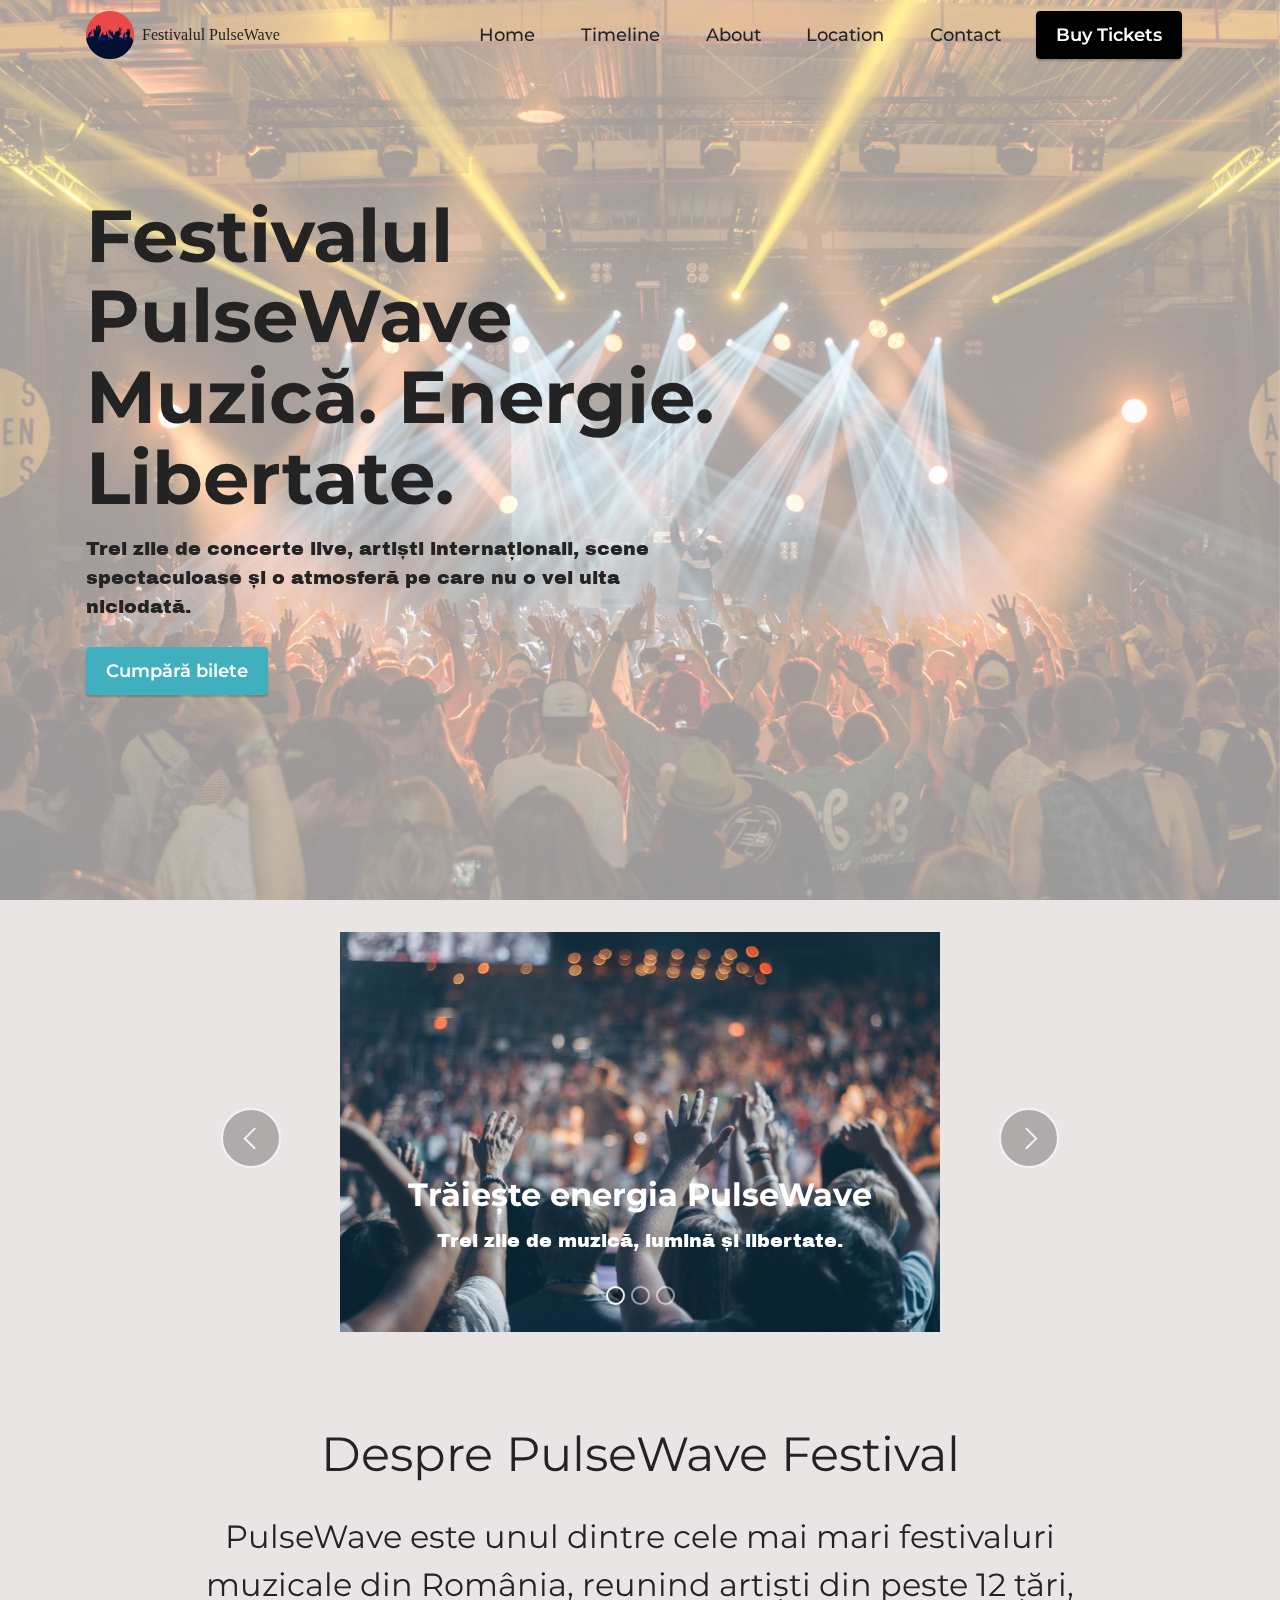
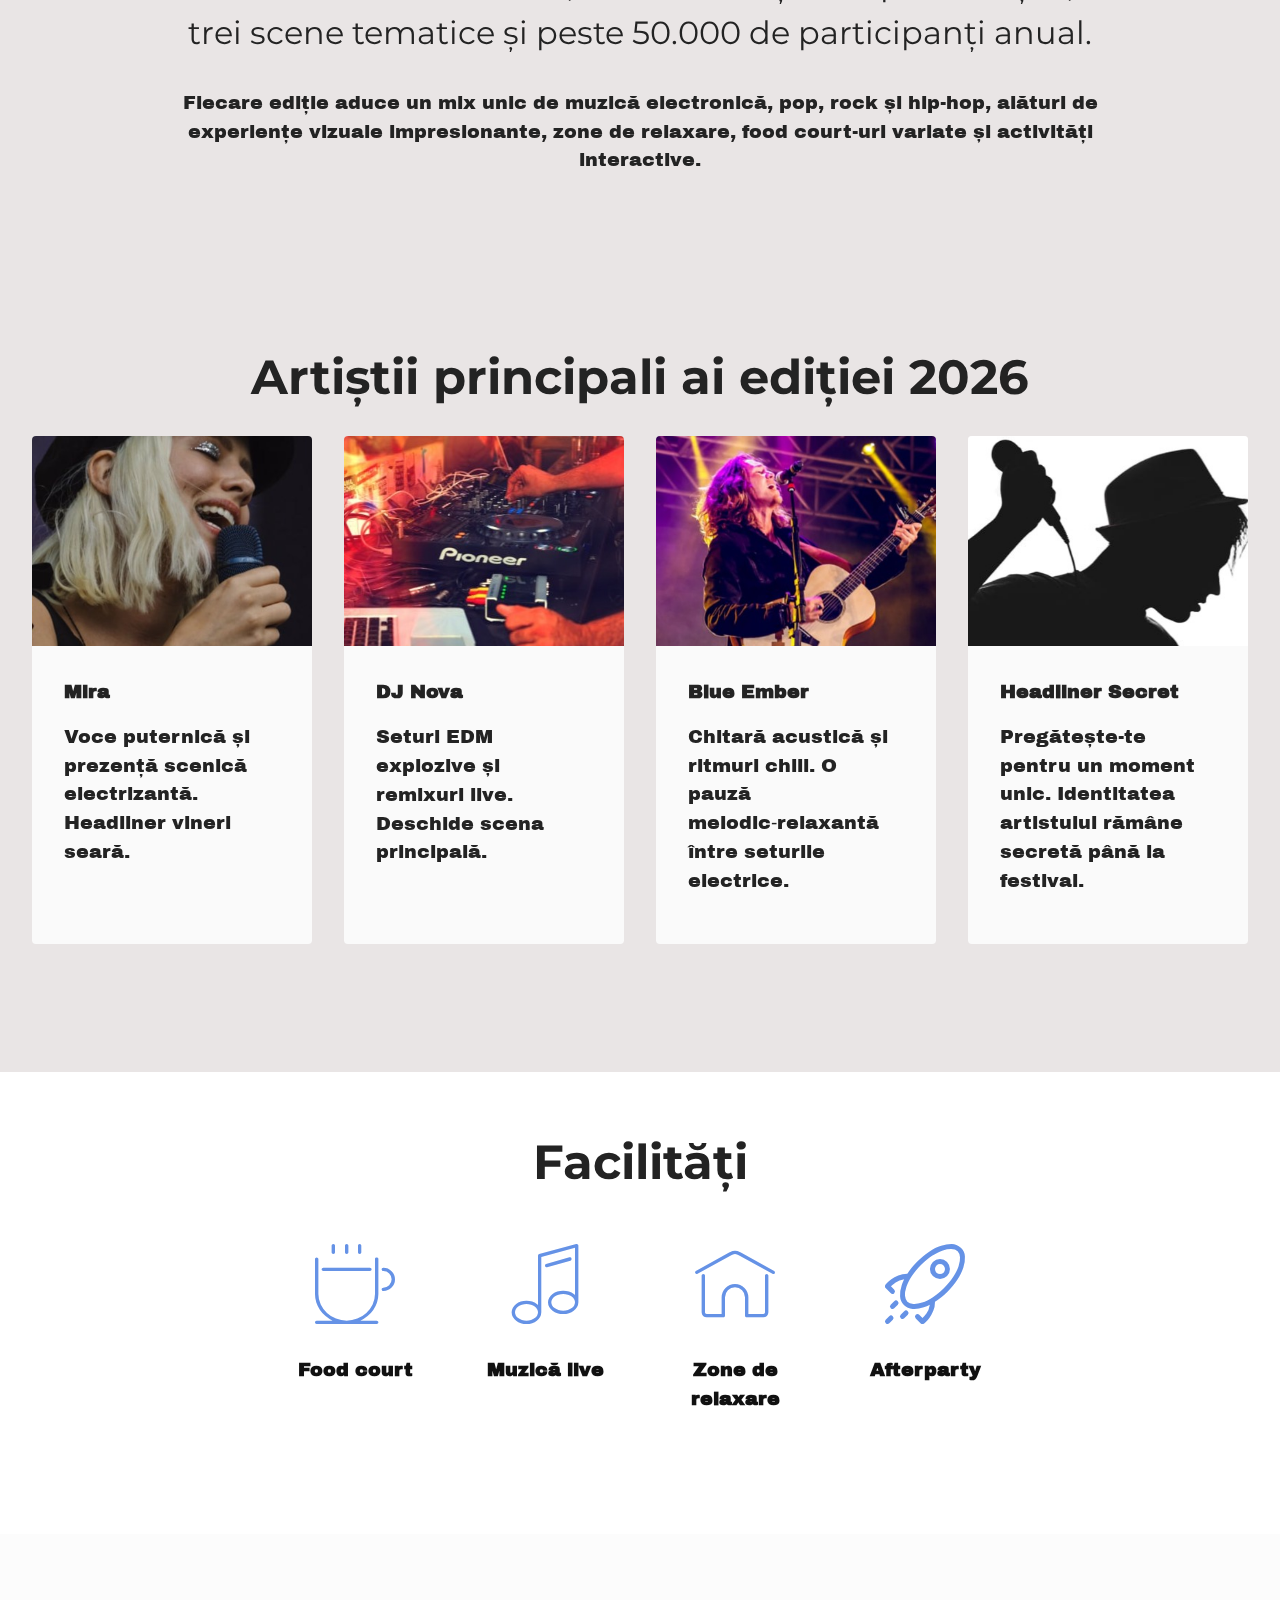
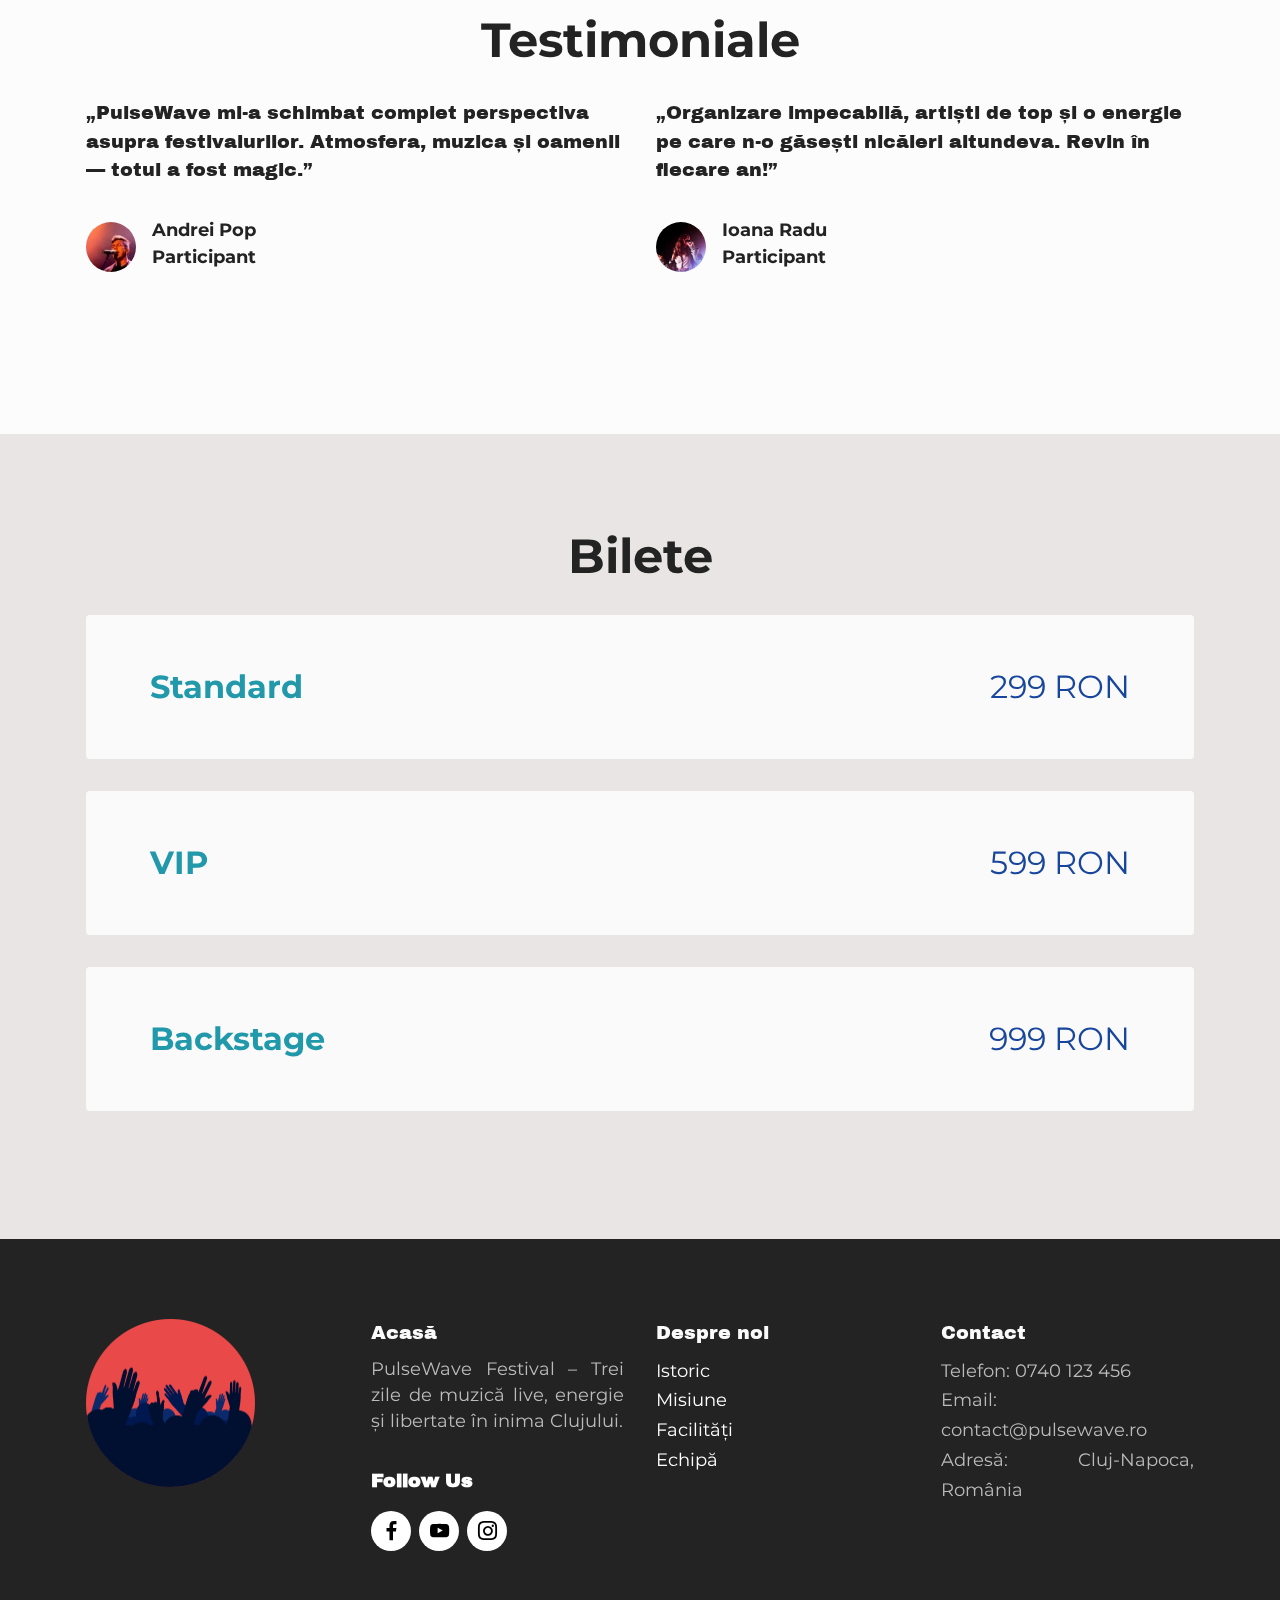
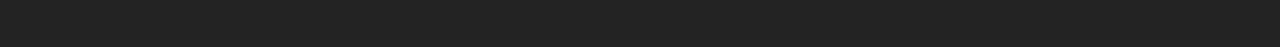
<file: index.html>
<!DOCTYPE html>
<html lang="ro">
<head>
  <meta charset="UTF-8">
  <meta http-equiv="X-UA-Compatible" content="IE=edge">
  <meta name="generator" content="Mobirise v6.1.12, mobirise.com">
  <meta name="twitter:card" content="summary_large_image">
  <meta name="twitter:image:src" content="assets/images/index-meta.jpg">
  <meta property="og:image" content="assets/images/index-meta.jpg">
  <meta name="twitter:title" content="PulseWave Festival – Home">
  <meta name="viewport" content="width=device-width, initial-scale=1, minimum-scale=1">
  <link rel="shortcut icon" href="assets/images/concert-128x128-1.png" type="image/x-icon">
  <meta name="description" content="Pagina principală a festivalului PulseWave: muzică electronică, artiști internaționali, bilete și program.">

  <title>PulseWave Festival – Home</title>
  <link rel="stylesheet" href="assets/web/assets/mobirise-icons2/mobirise2.css">
  <link rel="stylesheet" href="assets/web/assets/mobirise-icons/mobirise-icons.css">
  <link rel="stylesheet" href="assets/web/assets/mobirise-icons-bold/mobirise-icons-bold.css">
  <link rel="stylesheet" href="assets/bootstrap/css/bootstrap.min.css">
  <link rel="stylesheet" href="assets/parallax/jarallax.css">
  <link rel="stylesheet" href="assets/dropdown/css/style.css">
  <link rel="stylesheet" href="assets/socicon/css/styles.css">
  <link rel="stylesheet" href="assets/theme/css/style.css">
  <link rel="preload" href="https://fonts.googleapis.com/css?family=Montserrat:100,200,300,400,500,600,700,800,900,100i,200i,300i,400i,500i,600i,700i,800i,900i&display=swap" as="style" onload="this.onload=null;this.rel='stylesheet'">
  <noscript><link rel="stylesheet" href="https://fonts.googleapis.com/css?family=Montserrat:100,200,300,400,500,600,700,800,900,100i,200i,300i,400i,500i,600i,700i,800i,900i&display=swap"></noscript>
  <link rel="preload" href="https://fonts.googleapis.com/css?family=Archivo+Black:400&display=swap" as="style" onload="this.onload=null;this.rel='stylesheet'">
  <noscript><link rel="stylesheet" href="https://fonts.googleapis.com/css?family=Archivo+Black:400&display=swap"></noscript>
  <link rel="preload" as="style" href="assets/mobirise/css/mbr-additional.css?v=X2EpKp">
  <link rel="stylesheet" href="assets/mobirise/css/mbr-additional.css?v=X2EpKp" type="text/css">
</head>
<body>
    <section data-bs-version="5.1" class="menu menu2 cid-sFHpMqcXGj" id="menu2-2">
  <h2 class="visually-hidden">Navigație principală</h2>
  <nav class="navbar navbar-dropdown navbar-expand-lg">
    <div class="container">
      <div class="navbar-brand d-flex align-items-center">
        <a href="index.html" class="d-flex align-items-center text-decoration-none">
          <img src="assets/images/concert-337x337.png" alt="Festivalul PulseWave" style="height: 3rem; margin-right: 0.5rem; border-radius: 4px;">
          <span class="text-black fw-semibold" style="font-size: 1rem;">Festivalul PulseWave</span>
        </a>
      </div>
      <button class="navbar-toggler" type="button" data-toggle="collapse" data-bs-toggle="collapse">
        <span class="hamburger">
          <span></span><span></span><span></span><span></span>
        </span>
      </button>
      <div class="collapse navbar-collapse" id="navbarSupportedContent">
        <ul class="navbar-nav nav-dropdown" data-app-modern-menu="true">
          <li class="nav-item"><a class="nav-link link text-black text-primary display-4" href="index.html#header2-3">Home</a></li>
          <li class="nav-item"><a class="nav-link link text-black text-primary display-4" href="page1.html#timeline3-s">Timeline</a></li>
          <li class="nav-item"><a class="nav-link link text-black text-primary display-4" href="page2.html">About</a></li>
          <li class="nav-item"><a class="nav-link link text-black text-primary display-4" href="page3.html">Location</a></li>
          <li class="nav-item"><a class="nav-link link text-black text-primary display-4" href="page5.html">Contact</a></li>
        </ul>
        <div class="navbar-buttons mbr-section-btn">
          <a class="btn btn-primary display-4" href="page4.html">Buy Tickets</a>
        </div>
      </div>
    </div>
  </nav>
</section>

<section data-bs-version="5.1" class="header2 cid-v8kuGymQ3h mbr-fullscreen mbr-parallax-background" id="header2-3">
  <div class="mbr-overlay" style="opacity: 0.6; background-color: rgb(255, 255, 255);"></div>
  <div class="container">
    <div class="row">
      <div class="col-12 col-lg-7">
        <h1 class="mbr-section-title mbr-fonts-style mb-3 display-1">
          <strong>Festivalul PulseWave&nbsp; Muzică. Energie. Libertate.</strong>
        </h1>
        <p class="mbr-text mbr-fonts-style display-7">
          Trei zile de concerte live, artiști internaționali, scene spectaculoase și o atmosferă pe care nu o vei uita niciodată.
        </p>
        <div class="mbr-section-btn mt-3">
          <a class="btn btn-success display-4" href="page4.html">Cumpără bilete<br></a>
        </div>
      </div>
    </div>
  </div>
</section>

<section data-bs-version="5.1" class="slider2 cid-v8vwvPnKEB" id="slider2-1m">
  <div class="container">
    <div class="row justify-content-center">
      <div class="col-12 col-md-10">
        <div class="carousel slide" id="v8vN8982RI" data-interval="5000" data-bs-interval="5000">
          <ol class="carousel-indicators">
            <li data-slide-to="0" data-bs-slide-to="0" class="active" data-target="#v8vN8982RI" data-bs-target="#v8vN8982RI"></li>
            <li data-slide-to="1" data-bs-slide-to="1" data-target="#v8vN8982RI" data-bs-target="#v8vN8982RI"></li>
            <li data-slide-to="2" data-bs-slide-to="2" data-target="#v8vN8982RI" data-bs-target="#v8vN8982RI"></li>
          </ol>
          <div class="carousel-inner">
            <div class="carousel-item slider-image item active">
              <div class="item-wrapper">
                <img class="d-block w-100" src="assets/images/crowd-1900x1267.jpg" alt="mulțime cu mâinile sus">
                <div class="carousel-caption d-none d-md-block">
                  <h2 class="mbr-section-subtitle mbr-fonts-style display-5"><strong>Trăiește energia PulseWave</strong></h2>
                  <p class="mbr-section-text mbr-fonts-style display-7">Trei zile de muzică, lumină și libertate.</p>
                </div>
              </div>
            </div>
            <div class="carousel-item slider-image item">
              <div class="item-wrapper">
                <img class="d-block w-100" src="assets/images/musician-scena-1900x1267.jpg" alt="spectacol de lumini și fum">
                <div class="carousel-caption d-none d-md-block">
                  <h2 class="mbr-section-subtitle mbr-fonts-style display-5"><strong>Artiști care aprind scena</strong></h2>
                  <p class="mbr-section-text mbr-fonts-style display-7">Experiențe live pe care nu le uiți.</p>
                </div>
              </div>
            </div>
            <div class="carousel-item slider-image item">
              <div class="item-wrapper">
                <img class="d-block w-100" src="assets/images/dj-fum-1900x1267.jpg" alt="dj mixând cu efecte de fum">
                <div class="carousel-caption d-none d-md-block">
                  <h2 class="mbr-section-subtitle mbr-fonts-style display-5"><strong>Festivalul verii începe aici</strong></h2>
                  <p class="mbr-section-text mbr-fonts-style display-7">Alătură-te miilor de oameni care simt ritmul.</p>
                </div>
              </div>
            </div>
          </div>
          <a class="carousel-control carousel-control-prev" role="button" data-slide="prev" data-bs-slide="prev" href="#v8vN8982RI">
            <span class="mobi-mbri mobi-mbri-arrow-prev" aria-hidden="true"></span>
            <span class="sr-only visually-hidden">Previous</span>
          </a>
          <a class="carousel-control carousel-control-next" role="button" data-slide="next" data-bs-slide="next" href="#v8vN8982RI">
            <span class="mobi-mbri mobi-mbri-arrow-next" aria-hidden="true"></span>
            <span class="sr-only visually-hidden">Next</span>
          </a>
        </div>
      </div>
    </div>
  </div>
</section>
<section data-bs-version="5.1" class="content4 cid-v8vlWRMlN3" id="content4-1k">
  <div class="container">
    <div class="row justify-content-center">
      <div class="title col-md-12 col-lg-10">
        <h3 class="mbr-section-title mbr-fonts-style align-center mb-4 display-2">Despre PulseWave Festival</h3>
        <h4 class="mbr-section-subtitle align-center mbr-fonts-style mb-4 display-5">
          PulseWave este unul dintre cele mai mari festivaluri muzicale din România, reunind artiști din peste 12 țări, trei scene tematice și peste 50.000 de participanți anual.
        </h4>
        <div class="mbr-text align-center mbr-fonts-style display-7">
          Fiecare ediție aduce un mix unic de muzică electronică, pop, rock și hip-hop, alături de experiențe vizuale impresionante, zone de relaxare, food court-uri variate și activități interactive.
        </div>
      </div>
    </div>
  </div>
</section>

<section data-bs-version="5.1" class="gallery3 cid-v8nrYnkqAV" id="gallery3-b">
  <div class="container-fluid">
    <div class="mbr-section-head">
      <h4 class="mbr-section-title mbr-fonts-style align-center mb-0 display-2">
        <strong>Artiștii principali ai ediției 2026</strong>
      </h4>
    </div>
    <div class="row mt-4">
      <!-- Artist 1 -->
      <div class="item features-image col-12 col-md-6 col-lg-3">
        <div class="item-wrapper">
          <div class="item-img">
            <img src="assets/images/artist-band2-1-511x491.jpeg" alt="artista mira pe scena mare">
          </div>
          <div class="item-content">
            <h5 class="item-title mbr-fonts-style display-7"><strong>Mira</strong></h5>
            <p class="mbr-text mbr-fonts-style mt-3 display-7">Voce puternică și prezență scenică electrizantă. Headliner vineri seară.</p>
          </div>
        </div>
      </div>
      <!-- Artist 2 -->
      <div class="item features-image col-12 col-md-6 col-lg-3">
        <div class="item-wrapper">
          <div class="item-img">
            <img src="assets/images/artist-dj1-511x340.jpeg" alt="setup dj colorat">
          </div>
          <div class="item-content">
            <h5 class="item-title mbr-fonts-style display-7"><strong>DJ Nova</strong></h5>
            <p class="mbr-text mbr-fonts-style mt-3 display-7">Seturi EDM explozive și remixuri live. Deschide scena principală.</p>
          </div>
        </div>
      </div>
      <!-- Artist 3 -->
      <div class="item features-image col-12 col-md-6 col-lg-3">
        <div class="item-wrapper">
          <div class="item-img">
            <img src="assets/images/chitarist2-511x767.jpeg" alt="solist performând pe scenă">
          </div>
          <div class="item-content">
            <h5 class="item-title mbr-fonts-style display-7"><strong>Blue Ember</strong></h5>
            <p class="mbr-text mbr-fonts-style mt-3 display-7">Chitară acustică și ritmuri chill. O pauză melodic‑relaxantă între seturile electrice.</p>
          </div>
        </div>
      </div>
      <!-- Artist 4 -->
      <div class="item features-image col-12 col-md-6 col-lg-3">
        <div class="item-wrapper">
          <div class="item-img">
            <img src="assets/images/artist-singer-511x360.jpeg" alt="artistul surpriză al serii">
          </div>
          <div class="item-content">
            <h5 class="item-title mbr-fonts-style display-7"><strong>Headliner Secret</strong></h5>
            <p class="mbr-text mbr-fonts-style mt-3 display-7">Pregătește-te pentru un moment unic. Identitatea artistului rămâne secretă până la festival.</p>
          </div>
        </div>
      </div>
    </div>
  </div>
</section>

<section data-bs-version="5.1" class="features14 cid-v8p0mKZnWA mbr-parallax-background" id="features14-j">
  <div class="mbr-overlay" style="opacity: 0.5; background-color: rgb(255, 255, 255);"></div>
  <div class="container">
    <div class="row mb-5">
      <div class="col-12">
        <h3 class="mbr-section-title align-center mbr-fonts-style display-2"><strong>Facilități</strong></h3>
      </div>
    </div>
    <div class="row">
      <div class="item features-without-image mb-5 col-12 col-md-2 active">
        <div class="item-wrapper">
          <div class="card-box align-center">
            <span class="mbr-iconfont mbri-hot-cup"></span>
            <h4 class="card-title align-center mbr-black mbr-fonts-style display-7"><strong>Food court</strong></h4>
          </div>
        </div>
      </div>
      <div class="item features-without-image mb-5 col-12 col-md-2">
        <div class="item-wrapper">
          <div class="card-box align-center">
            <span class="mbr-iconfont mbri-music"></span>
            <h4 class="card-title align-center mbr-black mbr-fonts-style display-7"><strong>Muzică live</strong></h4>
          </div>
        </div>
      </div>
      <div class="item features-without-image mb-5 col-12 col-md-2">
        <div class="item-wrapper">
          <div class="card-box align-center">
            <span class="mbr-iconfont mbri-home"></span>
            <h4 class="card-title align-center mbr-black mbr-fonts-style display-7"><strong>Zone de relaxare</strong></h4>
          </div>
        </div>
      </div>
      <div class="item features-without-image mb-5 col-12 col-md-2">
        <div class="item-wrapper">
          <div class="card-box align-center">
            <span class="mbr-iconfont mbrib-rocket"></span>
            <h4 class="card-title align-center mbr-black mbr-fonts-style display-7"><strong>Afterparty</strong></h4>
          </div>
        </div>
      </div>
    </div>
  </div>
</section>
<section data-bs-version="5.1" class="testimonials2 cid-v8p4IHKSYH mbr-parallax-background" id="testimonials2-k">
  <div class="mbr-overlay" style="opacity: 0.6; background-color: rgb(250, 250, 250);"></div>
  <div class="container">
    <h3 class="mbr-section-title mbr-fonts-style align-center mb-4 display-2"><strong>Testimoniale</strong></h3>
    <div class="row justify-content-center">
      <div class="item features-without-image mb-5 col-12 col-md-6">
        <div class="item-wrapper">
          <p class="mbr-text mbr-fonts-style mb-4 display-7">„PulseWave mi-a schimbat complet perspectiva asupra festivalurilor. Atmosfera, muzica și oamenii — totul a fost magic.”</p>
          <div class="d-flex mb-md-0 mb-4">
            <div class="image-wrapper">
              <img src="assets/images/solist-2-100x150.jpeg" alt="artist pe scena secundară">
            </div>
            <div class="text-wrapper">
              <p class="name mbr-fonts-style mb-1 display-4"><strong>Andrei Pop</strong><br><strong>Participant</strong></p>
            </div>
          </div>
        </div>
      </div>
      <div class="item features-without-image mb-5 col-12 col-md-6">
        <div class="item-wrapper">
          <p class="mbr-text mbr-fonts-style mb-4 display-7">„Organizare impecabilă, artiști de top și o energie pe care n-o găsești nicăieri altundeva. Revin în fiecare an!”</p>
          <div class="d-flex mb-md-0 mb-4">
            <div class="image-wrapper">
              <img src="assets/images/solista-100x150.jpg" alt="participant anterior al festivalului">
            </div>
            <div class="text-wrapper">
              <p class="name mbr-fonts-style mb-1 display-4"><strong>Ioana Radu</strong><br><strong>Participant</strong></p>
            </div>
          </div>
        </div>
      </div>
    </div>
  </div>
</section>

<section data-bs-version="5.1" class="features10 cid-v8pa1s9F44" id="features10-o">
  <div class="container">
    <div class="mbr-section-head">
      <h3 class="mbr-section-title mbr-fonts-style mb-0 display-2"><strong>Bilete</strong></h3>
    </div>
    <div class="row mt-4">
      <div class="item features-without-image col-12 active">
        <div class="item-wrapper">
          <div class="top-line row">
            <div class="col">
              <h4 class="card-title mbr-fonts-style display-5"><strong>Standard</strong></h4>
            </div>
            <div class="col-auto">
              <p class="price mbr-fonts-style display-5">299 RON</p>
            </div>
          </div>
        </div>
      </div>
      <div class="item features-without-image col-12">
        <div class="item-wrapper">
          <div class="top-line row">
            <div class="col">
              <h4 class="card-title mbr-fonts-style display-5"><strong>VIP</strong></h4>
            </div>
            <div class="col-auto">
              <p class="price mbr-fonts-style display-5">599 RON</p>
            </div>
          </div>
        </div>
      </div>
      <div class="item features-without-image col-12">
        <div class="item-wrapper">
          <div class="top-line row">
            <div class="col">
              <h4 class="card-title mbr-fonts-style display-5"><strong>Backstage</strong></h4>
            </div>
            <div class="col-auto">
              <p class="price mbr-fonts-style display-5">999 RON</p>
            </div>
          </div>
        </div>
      </div>
    </div>
  </div>
</section>

<section data-bs-version="5.1" class="footer4 cid-v8pjFjERMr" id="footer4-r">
  <div class="container">
    <div class="row mbr-white">
      <div class="col-6 col-lg-3">
        <div class="media-wrap col-md-8 col-12">
          <a href="https://mobiri.se/">
            <img src="assets/images/concert-337x337.png" alt="Mobirise Website Builder">
          </a>
        </div>
      </div>
      <div class="col-12 col-md-6 col-lg-3">
        <h5 class="mbr-section-subtitle mbr-fonts-style mb-2 display-7"><strong><a href="index.html#top" class="text-white text-primary">Acasă</a></strong></h5>
        <p class="mbr-text mbr-fonts-style mb-4 display-4">PulseWave Festival – Trei zile de muzică live, energie și libertate în inima Clujului.</p>
        <h5 class="mbr-section-subtitle mbr-fonts-style mb-3 display-7"><strong>Follow Us</strong></h5>
        <div class="social-row display-7">
          <div class="soc-item"><a href="https://www.facebook.com/" target="_blank"><span class="mbr-iconfont socicon-facebook socicon"></span></a></div>
          <div class="soc-item"><a href="https://www.youtube.com/" target="_blank"><span class="mbr-iconfont socicon-youtube socicon"></span></a></div>
          <div class="soc-item"><a href="https://www.instagram.com/"><span class="mbr-iconfont socicon-instagram socicon"></span></a></div>
        </div>
      </div>
      <div class="col-12 col-md-6 col-lg-3">
        <h5 class="mbr-section-subtitle mbr-fonts-style mb-2 display-7"><strong><a href="page2.html#header1-x" class="text-white text-primary">Despre noi</a></strong></h5>
        <ul class="list mbr-fonts-style display-4">
          <li class="mbr-text item-wrap"><a href="page2.html#image2-z" class="text-white">Istoric</a></li>
          <li class="mbr-text item-wrap"><a href="page2.html#image2-z" class="text-secondary">Misiune</a></li>
          <li class="mbr-text item-wrap"><a href="page2.html#features1-10" class="text-secondary">Facilități</a></li>
          <li class="mbr-text item-wrap"><a href="page2.html#features1-10" class="text-secondary">Echipă</a></li>
        </ul>
      </div>
      <div class="col-12 col-md-6 col-lg-3">
        <h5 class="mbr-section-subtitle mbr-fonts-style mb-2 display-7"><a href="page5.html#header6-1c" class="text-white text-primary">Contact</a></h5>
        <ul class="list mbr-fonts-style display-4">
          <li class="mbr-text item-wrap">Telefon: 0740 123 456</li>
          <li class="mbr-text item-wrap">Email: contact@pulsewave.ro</li>
          <li class="mbr-text item-wrap">Adresă: Cluj-Napoca, România</li>
        </ul>
      </div>
    </div>
  </div>
</section>

<script src="assets/bootstrap/js/bootstrap.bundle.min.js"></script>
<script src="assets/parallax/jarallax.js"></script>
<script src="assets/smoothscroll/smooth-scroll.js"></script>
<script src="assets/ytplayer/index.js"></script>
<script src="assets/dropdown/js/navbar-dropdown.js"></script>
<script src="assets/theme/js/script.js"></script>
</body>
</html>
</file>
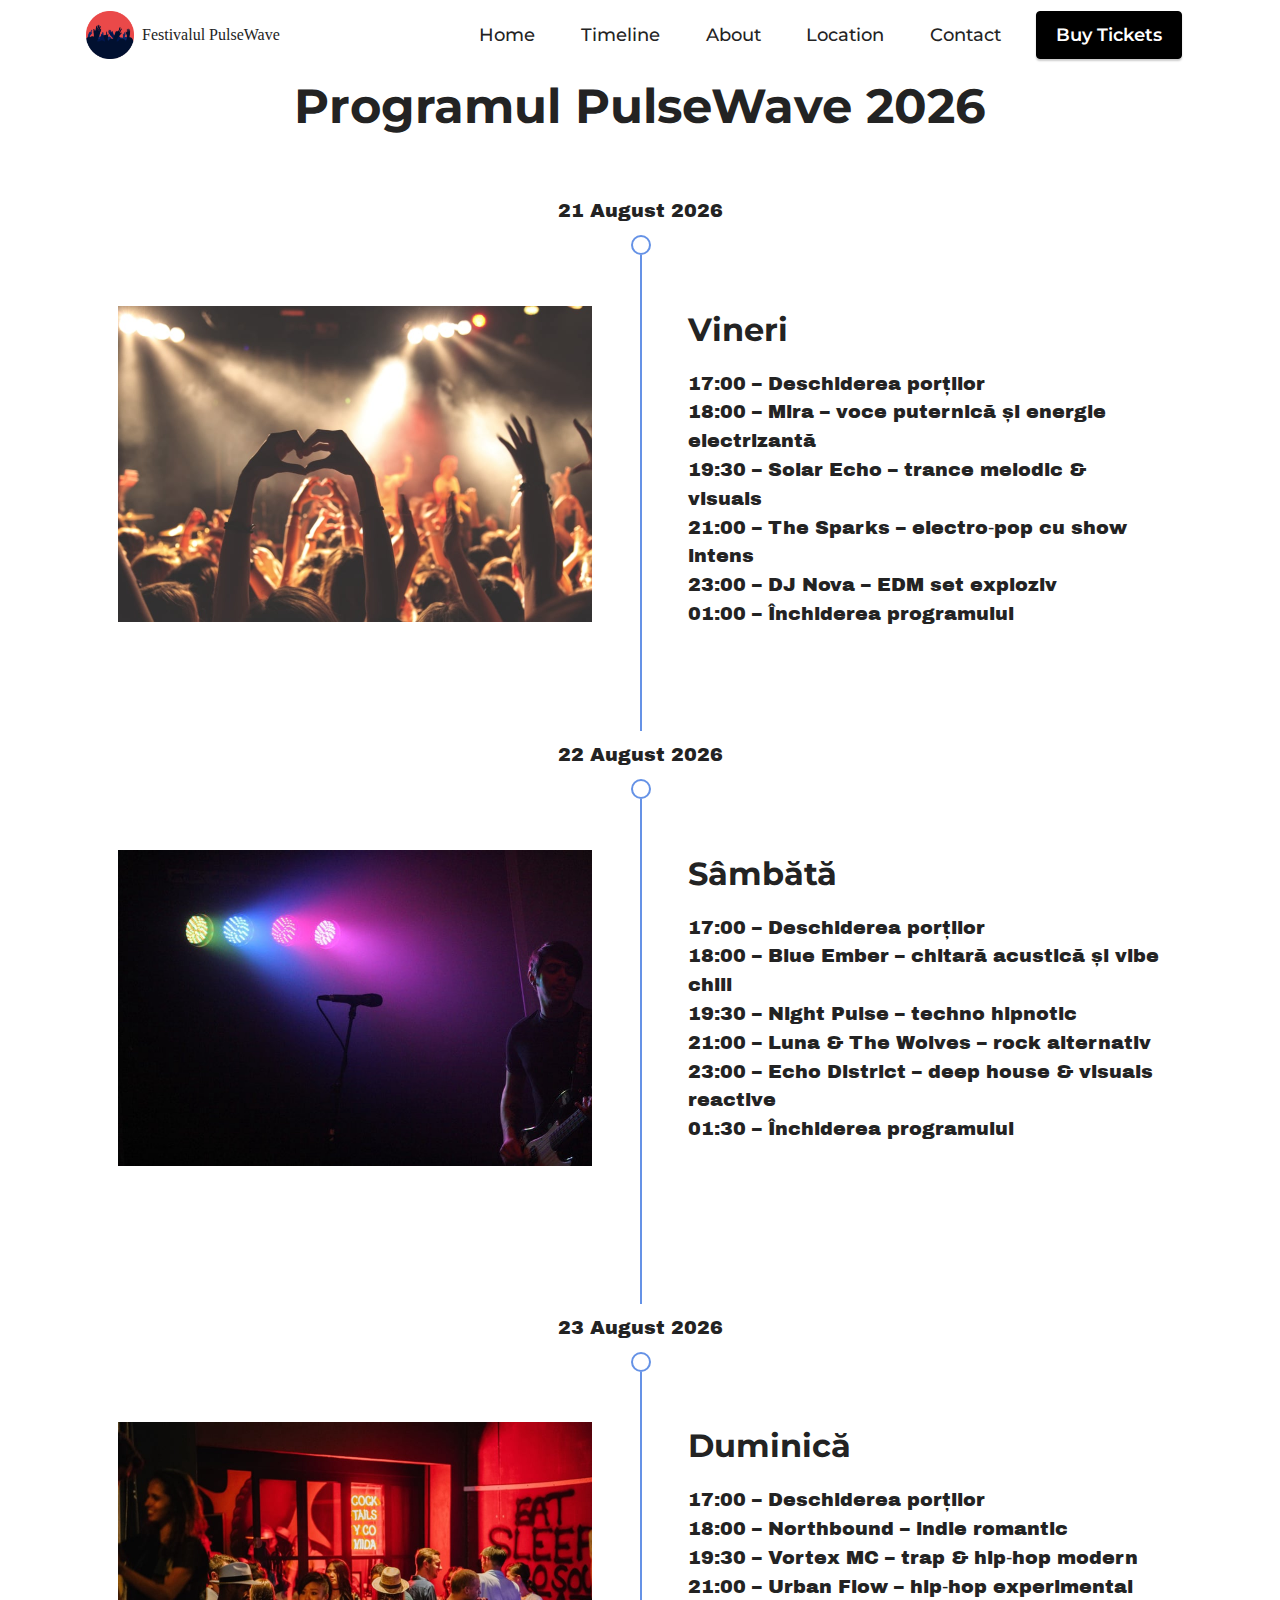
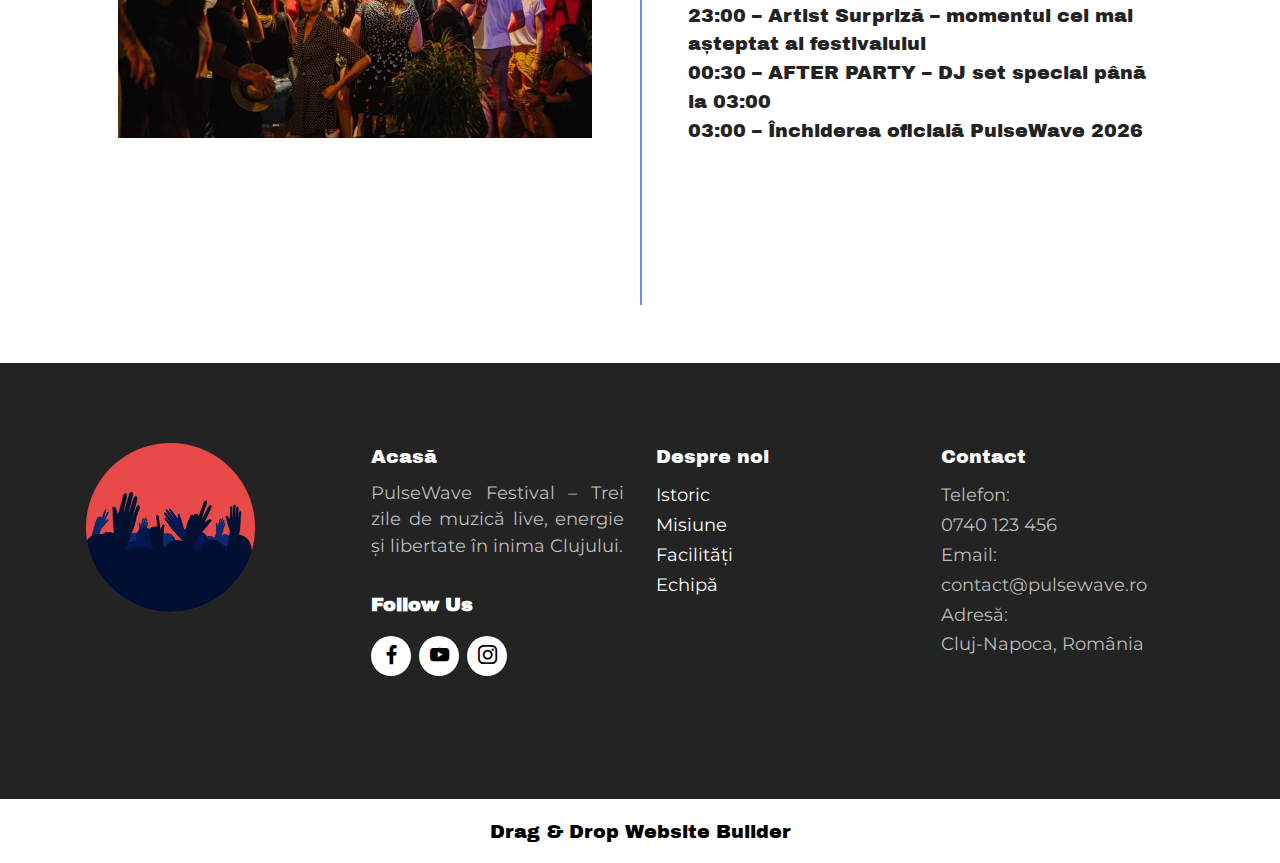
<file: page1.html>
<!DOCTYPE html>
<html  >
<head>
  <!-- Site made with Mobirise Website Builder v6.1.12, https://mobirise.com -->
  <meta charset="UTF-8">
  <meta http-equiv="X-UA-Compatible" content="IE=edge">
  <meta name="generator" content="Mobirise v6.1.12, mobirise.com">
  <meta name="viewport" content="width=device-width, initial-scale=1, minimum-scale=1">
  <link rel="shortcut icon" href="assets/images/concert-128x128-1.png" type="image/x-icon">
  <meta name="description" content="">
  
  
  <title>Timeline</title>
  <link rel="stylesheet" href="assets/bootstrap/css/bootstrap.min.css">
  <link rel="stylesheet" href="assets/dropdown/css/style.css">
  <link rel="stylesheet" href="assets/socicon/css/styles.css">
  <link rel="stylesheet" href="assets/theme/css/style.css">
  <link rel="preload" href="https://fonts.googleapis.com/css?family=Montserrat:100,200,300,400,500,600,700,800,900,100i,200i,300i,400i,500i,600i,700i,800i,900i&display=swap" as="style" onload="this.onload=null;this.rel='stylesheet'">
  <noscript><link rel="stylesheet" href="https://fonts.googleapis.com/css?family=Montserrat:100,200,300,400,500,600,700,800,900,100i,200i,300i,400i,500i,600i,700i,800i,900i&display=swap"></noscript>
  <link rel="preload" href="https://fonts.googleapis.com/css?family=Archivo+Black:400&display=swap" as="style" onload="this.onload=null;this.rel='stylesheet'">
  <noscript><link rel="stylesheet" href="https://fonts.googleapis.com/css?family=Archivo+Black:400&display=swap"></noscript>
  <link rel="preload" as="style" href="assets/mobirise/css/mbr-additional.css?v=TdKBTs"><link rel="stylesheet" href="assets/mobirise/css/mbr-additional.css?v=TdKBTs" type="text/css">

  
  
  
</head>
<body>
  
  <section data-bs-version="5.1" class="menu menu2 cid-sFHpMqcXGj" once="menu" id="menu2-c">
    
    <nav class="navbar navbar-dropdown navbar-expand-lg">
        <div class="container">
            <div class="navbar-brand d-flex align-items-center">
  <a href="index.html" class="d-flex align-items-center text-decoration-none">
    <img src="assets/images/concert-337x337.png" alt="Festivalul PulseWave" style="height: 3rem; margin-right: 0.5rem; border-radius: 4px;">
    <span class="text-black fw-semibold" style="font-size: 1rem;">Festivalul PulseWave</span>
  </a>
</div>
            <button class="navbar-toggler" type="button" data-toggle="collapse" data-bs-toggle="collapse" data-target="#navbarSupportedContent" data-bs-target="#navbarSupportedContent" aria-controls="navbarNavAltMarkup" aria-expanded="false" aria-label="Toggle navigation">
                <div class="hamburger">
                    <span></span>
                    <span></span>
                    <span></span>
                    <span></span>
                </div>
            </button>
            <div class="collapse navbar-collapse" id="navbarSupportedContent">
                <ul class="navbar-nav nav-dropdown" data-app-modern-menu="true"><li class="nav-item"><a class="nav-link link text-black text-primary display-4" href="index.html#header2-3">Home</a></li>
                    <li class="nav-item"><a class="nav-link link text-black text-primary display-4" href="page1.html#timeline3-s">Timeline</a></li>
                    <li class="nav-item"><a class="nav-link link text-black text-primary display-4" href="page2.html">About</a>
                    </li><li class="nav-item"><a class="nav-link link text-black text-primary display-4" href="page3.html">Location</a></li><li class="nav-item"><a class="nav-link link text-black text-primary display-4" href="page5.html">Contact</a></li></ul>
                
                <div class="navbar-buttons mbr-section-btn"><a class="btn btn-primary display-4" href="page4.html">Buy Tickets</a></div>
            </div>
        </div>
    </nav>
</section>

<section data-bs-version="5.1" class="timeline3 cid-v8pq5jY0zY" id="timeline3-s">
    

    
    
    <div class="container">
        <div class="mbr-section-head">
            <h3 class="mbr-section-title mbr-fonts-style align-center mb-0 display-2"><strong>Programul PulseWave 2026</strong></h3>
            
        </div>
        <div class="timelines-container mt-4">
            <div class="row timeline-element first-separline mb-5">
                <div class="timeline-date col-12">
                    <div class="timeline-date-wrapper">
                        <p class="mbr-timeline-date display-7">
                            21 August 2026</p>
                    </div>
                </div>
                <span class="iconBackground"></span>
                <div class="col-12 col-md-6">
                    <div class="image-wrapper">
                        <img src="assets/images/audience4-948x632.jpg" alt="mulțime dansând pe muzică" title="">
                    </div>
                </div>
                <div class="col-12 col-md-6">
                    <div class="timeline-text-wrapper">
                        <h4 class="mbr-timeline-title mbr-fonts-style mb-0 display-5"><strong>Vineri</strong></h4>
                        <p class="mbr-text mbr-fonts-style mt-3 mb-0 display-7">17:00 – Deschiderea porților
<br>18:00 – Mira – voce puternică și energie electrizantă
<br>19:30 – Solar Echo – trance melodic &amp; visuals
<br>21:00 – The Sparks – electro‑pop cu show intens
<br>23:00 – DJ Nova – EDM set exploziv
<br>01:00 – Închiderea programului&nbsp;<br></p>
                    </div>
                </div>
            </div>
            <div class="row timeline-element first-separline mb-5">
                <div class="timeline-date col-12">
                    <div class="timeline-date-wrapper">
                        <p class="mbr-timeline-date display-7">
                            22 August 2026</p>
                    </div>
                </div>
                <span class="iconBackground"></span>
                <div class="col-12 col-md-6">
                    <div class="image-wrapper">
                        <img src="assets/images/artist-lumini-mov-750x500.jpg" alt="artist făcând un show mișto" title="">
                    </div>
                </div>
                <div class="col-12 col-md-6">
                    <div class="timeline-text-wrapper">
                        <h4 class="mbr-timeline-title mbr-fonts-style mb-0 display-5"><strong>Sâmbătă</strong></h4>
                        <p class="mbr-text mbr-fonts-style mt-3 mb-0 display-7">17:00 – Deschiderea porților
<br>18:00 – Blue Ember – chitară acustică și vibe chill
<br>19:30 – Night Pulse – techno hipnotic
<br>21:00 – Luna &amp; The Wolves – rock alternativ
<br>23:00 – Echo District – deep house &amp; visuals reactive
<br>01:30 – Închiderea programului
<br>
<br>
<br></p>
                    </div>
                </div>
            </div>
            <div class="row timeline-element first-separline mb-5">
                <div class="timeline-date col-12">
                    <div class="timeline-date-wrapper">
                        <p class="mbr-timeline-date display-7">
                            23 August 2026</p>
                    </div>
                </div>
                <span class="iconBackground"></span>
                <div class="col-12 col-md-6">
                    <div class="image-wrapper">
                        <img src="assets/images/audience6-948x632.jpg" alt="loc de relaxare pentru participanți" title="">
                    </div>
                </div>
                <div class="col-12 col-md-6">
                    <div class="timeline-text-wrapper">
                        <h4 class="mbr-timeline-title mbr-fonts-style mb-0 display-5"><strong>Duminică</strong></h4>
                        <p class="mbr-text mbr-fonts-style mt-3 mb-0 display-7">17:00 – Deschiderea porților
<br>18:00 – Northbound – indie romantic
<br>19:30 – Vortex MC – trap &amp; hip‑hop modern
<br>21:00 – Urban Flow – hip‑hop experimental
<br>23:00 – Artist Surpriză – momentul cel mai așteptat al festivalului
<br>00:30 – AFTER PARTY – DJ set special până la 03:00
<br>03:00 – Închiderea oficială PulseWave 2026<br>
<br><br></p>
                    </div>
                </div>
            </div>
            
            
            
            
            
            
            
            
            
        </div>
    </div>
</section>

<section data-bs-version="5.1" class="footer4 cid-v8pjFjERMr" once="footers" id="footer4-r">

    

    
    
    <div class="container">
        <div class="row mbr-white">
            <div class="col-6 col-lg-3">
                <div class="media-wrap col-md-8 col-12">
                    <a href="https://mobiri.se/">
                        <img src="assets/images/concert-337x337.png" alt="Mobirise Website Builder">
                    </a>
                </div>
            </div>
            <div class="col-12 col-md-6 col-lg-3">
                <h5 class="mbr-section-subtitle mbr-fonts-style mb-2 display-7">
                    <strong><a href="index.html#top" class="text-white text-primary">Acasă</a></strong></h5>
                <p class="mbr-text mbr-fonts-style mb-4 display-4">PulseWave Festival – Trei zile de muzică live, energie și libertate în inima Clujului.</p>
                <h5 class="mbr-section-subtitle mbr-fonts-style mb-3 display-7">
                    <strong>Follow Us</strong>
                </h5>
                <div class="social-row display-7">
                    <div class="soc-item">
                        <a href="https://www.facebook.com/" target="_blank">
                            <span class="mbr-iconfont socicon-facebook socicon"></span>
                        </a>
                    </div>
                    <div class="soc-item">
                        <a href="https://www.youtube.com/" target="_blank">
                            <span class="mbr-iconfont socicon-youtube socicon"></span>
                        </a>
                    </div>
                    <div class="soc-item">
                        <a href="https://www.instagram.com/">
                            <span class="mbr-iconfont socicon-instagram socicon"></span>
                        </a>
                    </div>
                    
                </div>
            </div>
            <div class="col-12 col-md-6 col-lg-3">
                <h5 class="mbr-section-subtitle mbr-fonts-style mb-2 display-7"><strong><a href="page2.html#header1-x" class="text-white text-primary">Despre noi</a></strong></h5>
                <ul class="list mbr-fonts-style display-4">
                    <li class="mbr-text item-wrap"><a href="page2.html#image2-z" class="text-white">Istoric</a></li><li class="mbr-text item-wrap"><a href="page2.html#image2-z" class="text-secondary">Misiune</a></li><li class="mbr-text item-wrap"><a href="page2.html#features1-10" class="text-secondary">Facilități</a></li><li class="mbr-text item-wrap"><a href="page2.html#features1-10" class="text-secondary">Echipă</a></li><li class="mbr-text item-wrap"><br></li><li class="mbr-text item-wrap"><br></li><li class="mbr-text item-wrap"><br></li><li class="mbr-text item-wrap"><br></li>
                </ul>
            </div>
            <div class="col-12 col-md-6 col-lg-3">
                <h5 class="mbr-section-subtitle mbr-fonts-style mb-2 display-7"><a href="page5.html#header6-1c" class="text-white text-primary">Contact</a></h5>
                <ul class="list mbr-fonts-style display-4">
                    <li class="mbr-text item-wrap">Telefon:</li><li class="mbr-text item-wrap"> 0740 123 456
</li><li class="mbr-text item-wrap">Email: contact@pulsewave.ro</li><li class="mbr-text item-wrap">Adresă:</li><li class="mbr-text item-wrap">Cluj-Napoca, România</li><li class="mbr-text item-wrap"><br></li><li class="mbr-text item-wrap">
</li><li class="mbr-text item-wrap">
</li>
                </ul>
            </div>
            
        </div>
    </div>
</section><section class="display-7" style="padding: 0;align-items: center;justify-content: center;flex-wrap: wrap;    align-content: center;display: flex;position: relative;height: 4rem;"><a href="https://mobiri.se/" style="flex: 1 1;height: 4rem;position: absolute;width: 100%;z-index: 1;"><img alt="" style="height: 4rem;" src="[data-uri]"></a><p style="margin: 0;text-align: center;" class="display-7">&#8204;</p><a style="z-index:1" href="https://mobirise.com/drag-drop-website-builder.html">Drag & Drop Website Builder</a></section><script src="assets/bootstrap/js/bootstrap.bundle.min.js"></script>  <script src="assets/smoothscroll/smooth-scroll.js"></script>  <script src="assets/ytplayer/index.js"></script>  <script src="assets/dropdown/js/navbar-dropdown.js"></script>  <script src="assets/theme/js/script.js"></script>  
  
  
</body>
</html>
</file>
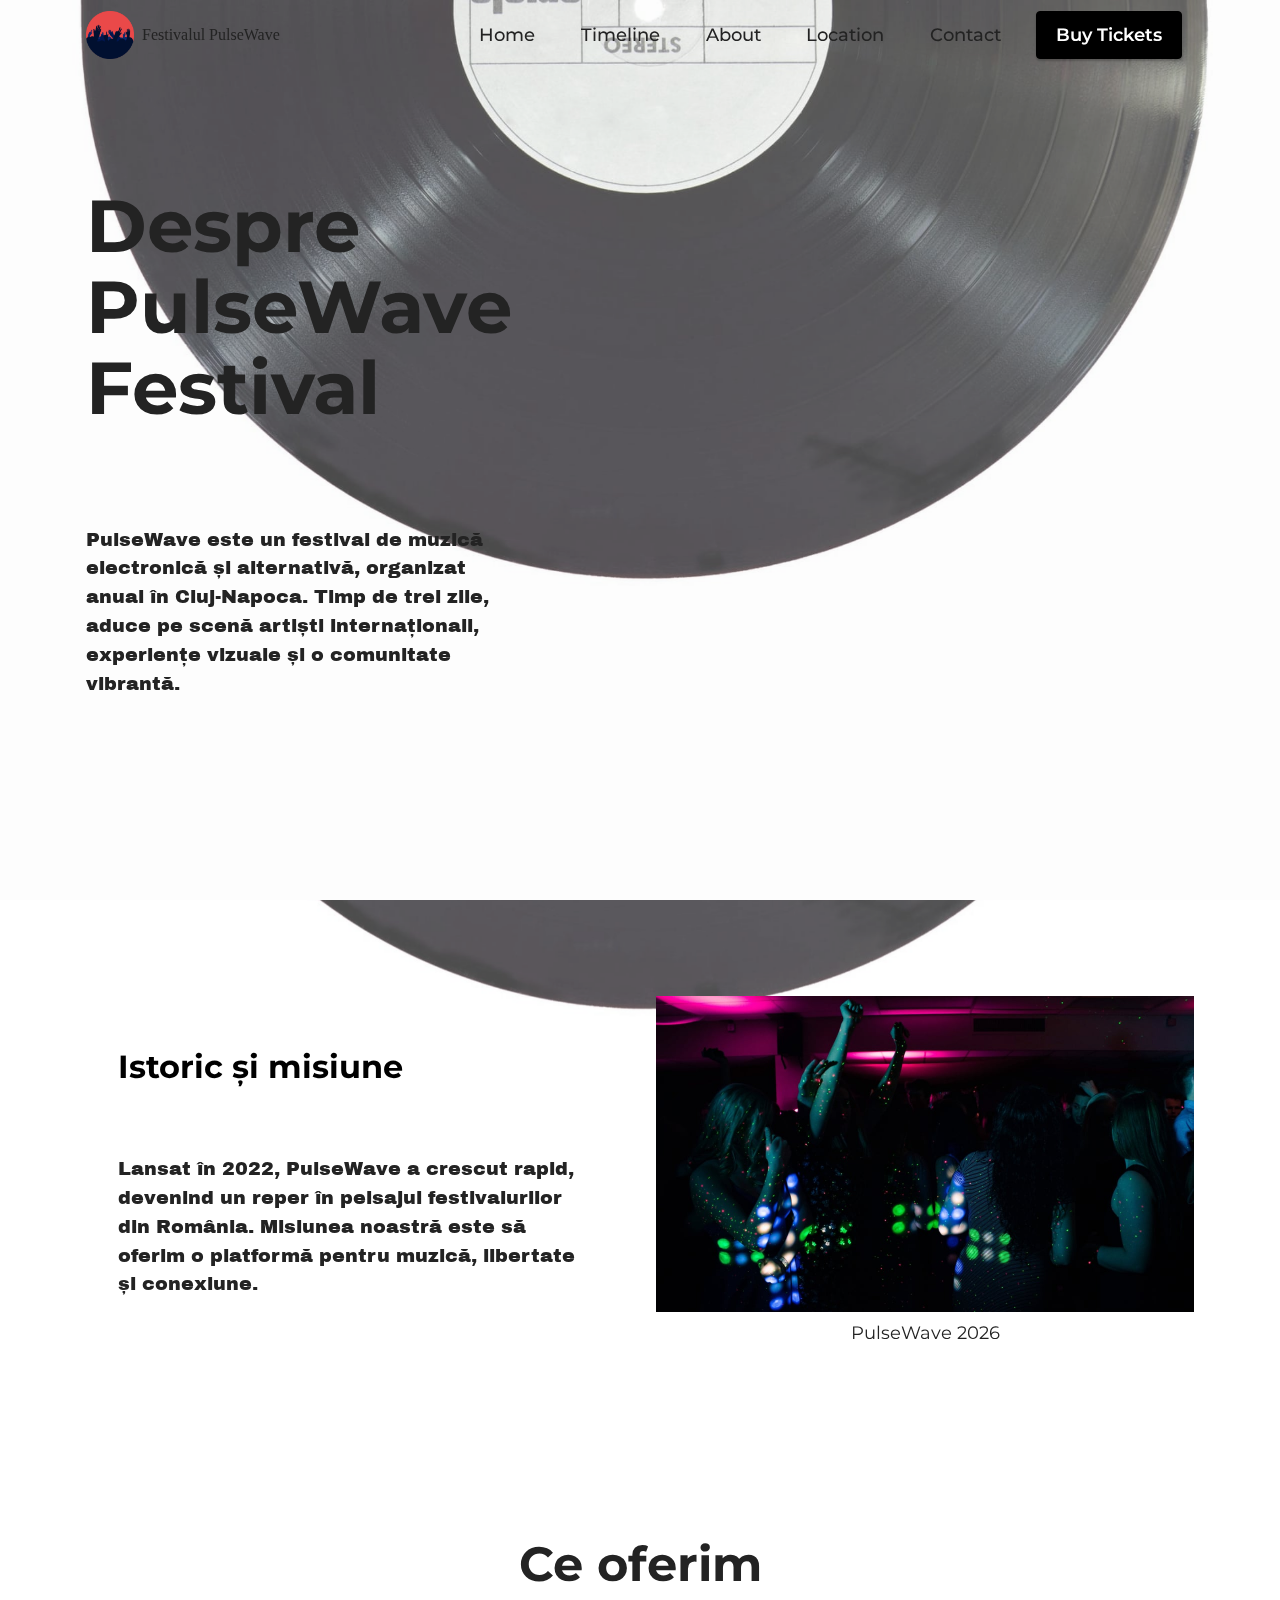
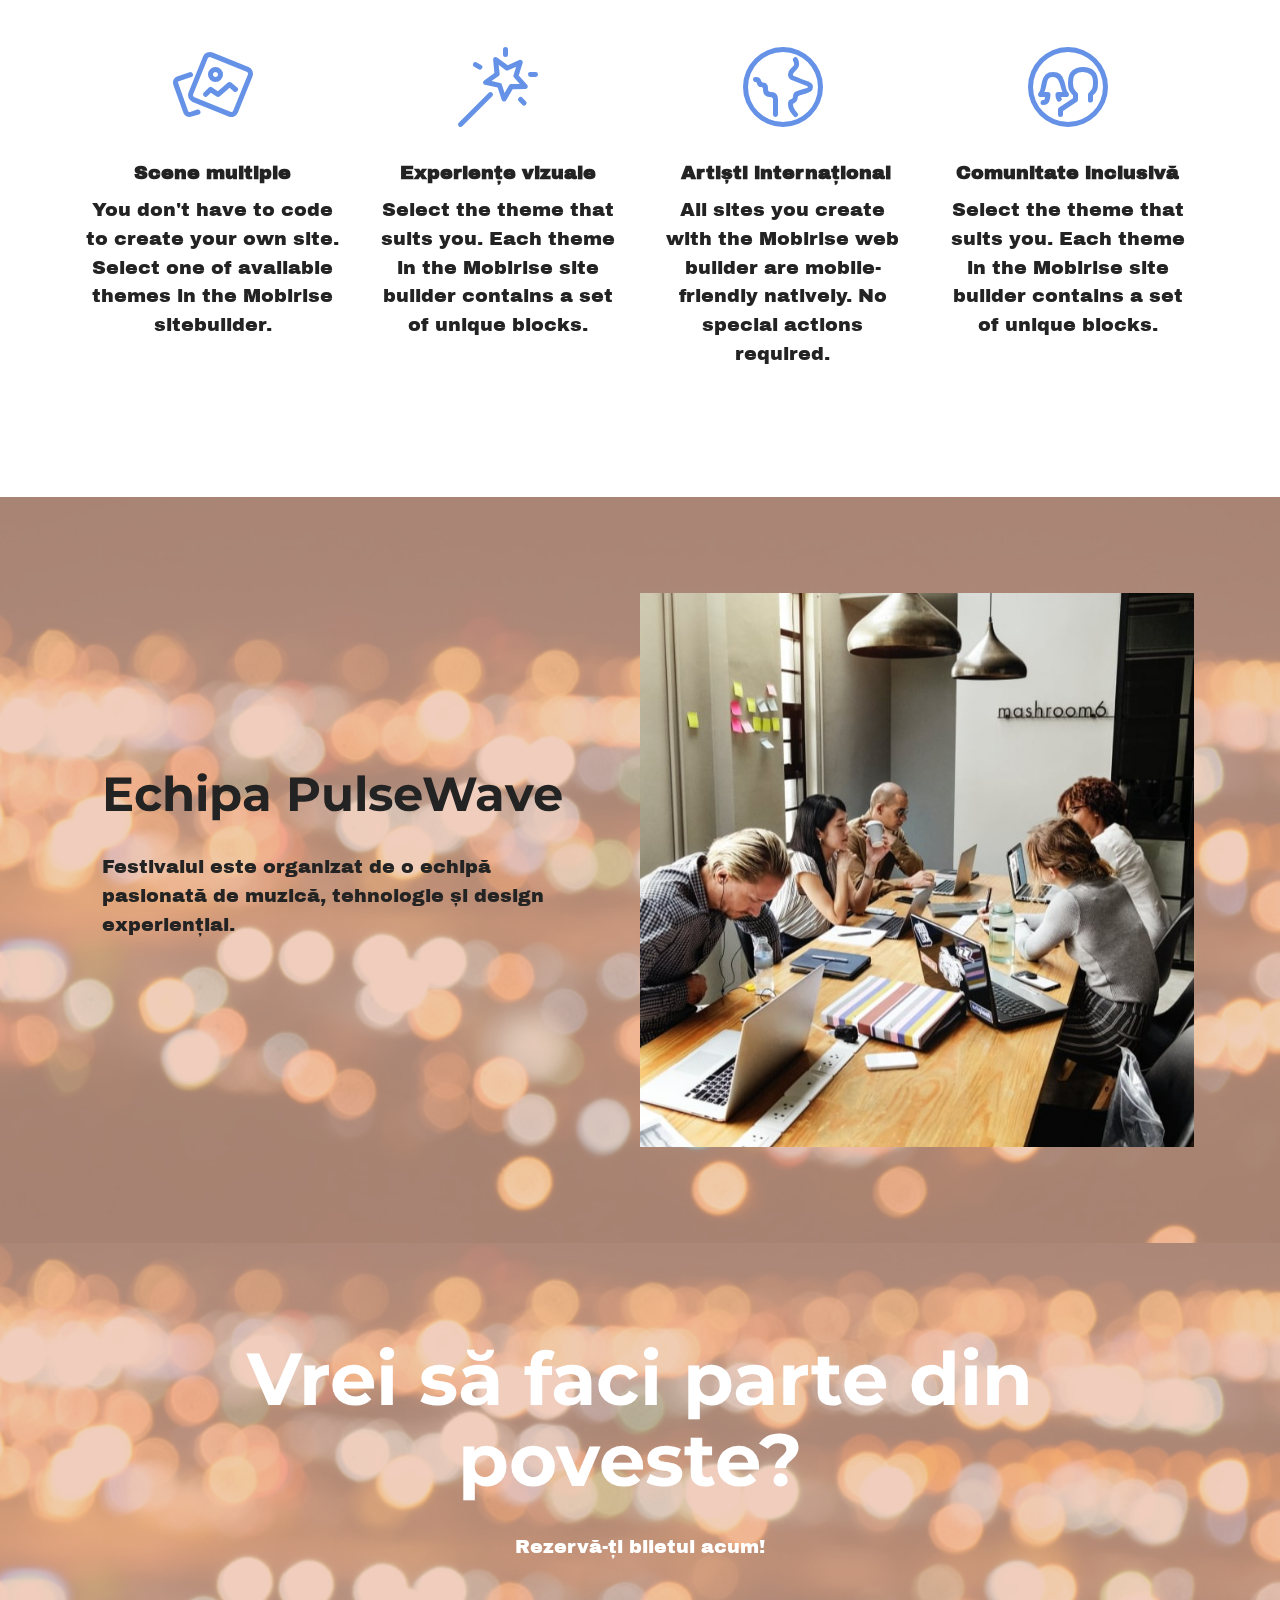
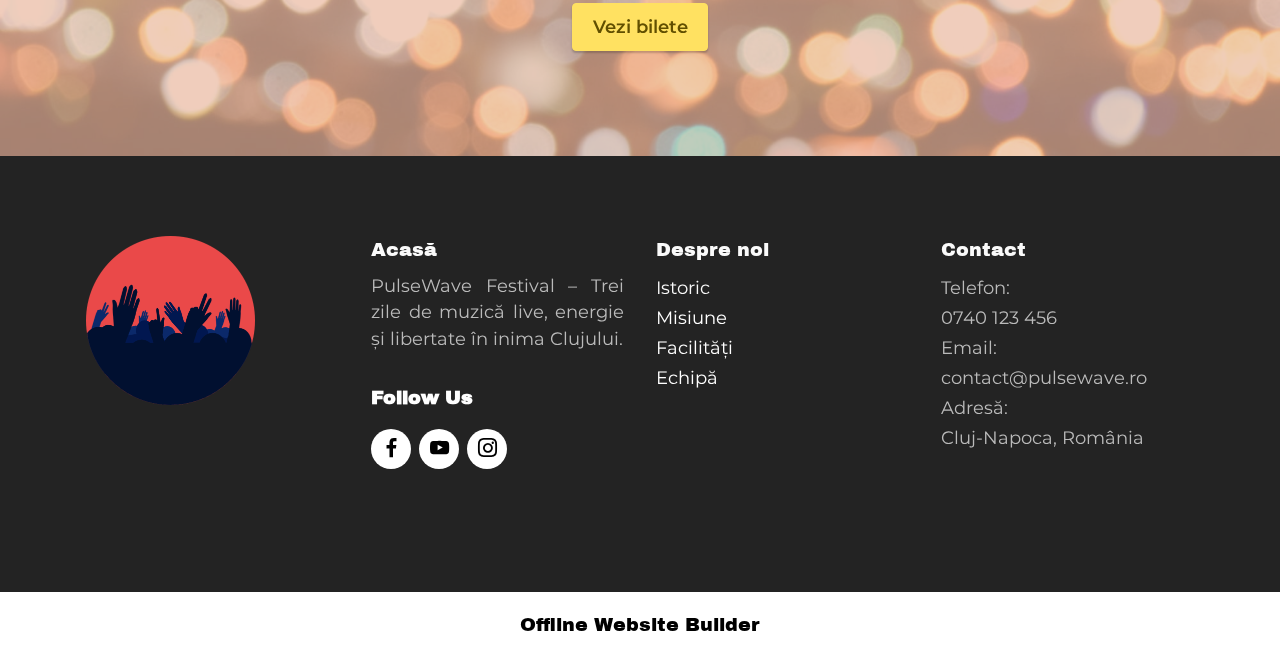
<file: page2.html>
<!DOCTYPE html>
<html  >
<head>
  <!-- Site made with Mobirise Website Builder v6.1.12, https://mobirise.com -->
  <meta charset="UTF-8">
  <meta http-equiv="X-UA-Compatible" content="IE=edge">
  <meta name="generator" content="Mobirise v6.1.12, mobirise.com">
  <meta name="viewport" content="width=device-width, initial-scale=1, minimum-scale=1">
  <link rel="shortcut icon" href="assets/images/concert-128x128-1.png" type="image/x-icon">
  <meta name="description" content="">
  
  
  <title>About</title>
  <link rel="stylesheet" href="assets/web/assets/mobirise-icons2/mobirise2.css">
  <link rel="stylesheet" href="assets/web/assets/mobirise-icons-bold/mobirise-icons-bold.css">
  <link rel="stylesheet" href="assets/bootstrap/css/bootstrap.min.css">
  <link rel="stylesheet" href="assets/parallax/jarallax.css">
  <link rel="stylesheet" href="assets/dropdown/css/style.css">
  <link rel="stylesheet" href="assets/socicon/css/styles.css">
  <link rel="stylesheet" href="assets/theme/css/style.css">
  <link rel="preload" href="https://fonts.googleapis.com/css?family=Montserrat:100,200,300,400,500,600,700,800,900,100i,200i,300i,400i,500i,600i,700i,800i,900i&display=swap" as="style" onload="this.onload=null;this.rel='stylesheet'">
  <noscript><link rel="stylesheet" href="https://fonts.googleapis.com/css?family=Montserrat:100,200,300,400,500,600,700,800,900,100i,200i,300i,400i,500i,600i,700i,800i,900i&display=swap"></noscript>
  <link rel="preload" href="https://fonts.googleapis.com/css?family=Archivo+Black:400&display=swap" as="style" onload="this.onload=null;this.rel='stylesheet'">
  <noscript><link rel="stylesheet" href="https://fonts.googleapis.com/css?family=Archivo+Black:400&display=swap"></noscript>
  <link rel="preload" as="style" href="assets/mobirise/css/mbr-additional.css?v=ecTn88"><link rel="stylesheet" href="assets/mobirise/css/mbr-additional.css?v=ecTn88" type="text/css">

  
  
  
</head>
<body>
  
  <section data-bs-version="5.1" class="menu menu2 cid-sFHpMqcXGj" once="menu" id="menu2-d">
    
    <nav class="navbar navbar-dropdown navbar-expand-lg">
        <div class="container">
                  <div class="navbar-brand d-flex align-items-center">
  <a href="index.html" class="d-flex align-items-center text-decoration-none">
    <img src="assets/images/concert-337x337.png" alt="Festivalul PulseWave" style="height: 3rem; margin-right: 0.5rem; border-radius: 4px;">
    <span class="text-black fw-semibold" style="font-size: 1rem;">Festivalul PulseWave</span>
  </a>
</div>
            <button class="navbar-toggler" type="button" data-toggle="collapse" data-bs-toggle="collapse" data-target="#navbarSupportedContent" data-bs-target="#navbarSupportedContent" aria-controls="navbarNavAltMarkup" aria-expanded="false" aria-label="Toggle navigation">
                <div class="hamburger">
                    <span></span>
                    <span></span>
                    <span></span>
                    <span></span>
                </div>
            </button>
            <div class="collapse navbar-collapse" id="navbarSupportedContent">
                <ul class="navbar-nav nav-dropdown" data-app-modern-menu="true"><li class="nav-item"><a class="nav-link link text-black text-primary display-4" href="index.html#header2-3">Home</a></li>
                    <li class="nav-item"><a class="nav-link link text-black text-primary display-4" href="page1.html#timeline3-s">Timeline</a></li>
                    <li class="nav-item"><a class="nav-link link text-black text-primary display-4" href="page2.html">About</a>
                    </li><li class="nav-item"><a class="nav-link link text-black text-primary display-4" href="page3.html">Location</a></li><li class="nav-item"><a class="nav-link link text-black text-primary display-4" href="page5.html">Contact</a></li></ul>
                
                <div class="navbar-buttons mbr-section-btn"><a class="btn btn-primary display-4" href="page4.html">Buy Tickets</a></div>
            </div>
        </div>
    </nav>
</section>

<section data-bs-version="5.1" class="header1 cid-v8psqvTPIr mbr-fullscreen mbr-parallax-background" id="header1-x">

    

    
    <div class="mbr-overlay" style="opacity: 0.3; background-color: rgb(250, 250, 250);"></div>

    <div class="container">
        <div class="row">
            <div class="col-12 col-lg-5">
                <h1 class="mbr-section-title mbr-fonts-style mb-3 display-1"><strong>Despre PulseWave Festival
</strong><div><strong><br></strong></div></h1>
                
                <p class="mbr-text mbr-fonts-style display-7">PulseWave este un festival de muzică electronică și alternativă, organizat anual în Cluj-Napoca. Timp de trei zile, aduce pe scenă artiști internaționali, experiențe vizuale și o comunitate vibrantă.</p>
                
            </div>
        </div>
    </div>
</section>

<section data-bs-version="5.1" class="image2 cid-v8pxxhVRpV mbr-parallax-background" id="image2-z">
    

    
    <div class="mbr-overlay" style="opacity: 0.3; background-color: rgb(255, 255, 255);">
    </div>

    <div class="container">
        <div class="row align-items-center">
            <div class="col-12 col-lg-6">
                <div class="image-wrapper">
                    <img src="assets/images/after-1076x632.jpg" alt="after party ul mult așteptat">
                    <p class="mbr-description mbr-fonts-style mt-2 align-center display-4">PulseWave 2026</p>
                </div>
            </div>
            <div class="col-12 col-lg">
                <div class="text-wrapper">
                    <h3 class="mbr-section-title mbr-fonts-style mb-3 display-5"><strong>Istoric și misiune
</strong><div><strong><br></strong></div></h3>
                    <p class="mbr-text mbr-fonts-style display-7">Lansat în 2022, PulseWave a crescut rapid, devenind un reper în peisajul festivalurilor din România. Misiunea noastră este să oferim o platformă pentru muzică, libertate și conexiune.</p>
                </div>
            </div>
        </div>
    </div>
</section>

<section data-bs-version="5.1" class="features25 cid-v8pzgf3ykJ mbr-parallax-background" id="features1-10">
    

    
    <div class="mbr-overlay" style="opacity: 0.5; background-color: rgb(255, 255, 255);">
    </div>
    <div class="container">
        <div class="row mb-5">
            <div class="col-12">
                <h3 class="mbr-section-title mbr-fonts-style align-center mb-2 display-2"><strong>Ce oferim</strong></h3>
                
            </div>
        </div>
        <div class="row">
            
            <div class="item features-without-image mb-5 col-12 col-md-3 active">
                <div class="item-wrapper align-center">
                    <div class="iconfont-wrapper">
                        <span class="mbr-iconfont mbrib-image-gallery"></span>
                    </div>
                    <h5 class="card-title mbr-fonts-style display-7"><strong>Scene multiple</strong></h5>
                    <p class="card-text mbr-fonts-style mb-0 display-7">You don't have to code to create your own site. Select one of
                        available themes in the Mobirise sitebuilder.</p>
                </div>
            </div>
            <div class="item features-without-image mb-5 col-12 col-md-3">
                <div class="item-wrapper align-center">
                    <div class="card-box">
                        <div class="iconfont-wrapper">
                            <span class="mbr-iconfont mbrib-magic-stick"></span>
                        </div>
                        <h5 class="card-title mbr-fonts-style display-7"><strong>Experiențe vizuale</strong><div><strong>
</strong></div><div><strong>
</strong></div><div><strong>
</strong></div></h5>
                        <p class="card-text mbr-fonts-style mb-0 display-7">Select the theme that suits you. Each theme in the Mobirise
                            site builder contains a set of unique blocks.</p>
                    </div>
                </div>
            </div><div class="item features-without-image mb-5 col-12 col-md-3">
                <div class="item-wrapper align-center">
                    <div class="iconfont-wrapper">
                        <span class="mbr-iconfont mbrib-globe"></span>
                    </div>
                    <h5 class="card-title mbr-fonts-style display-7"><strong>&nbsp;Artiști internațional</strong></h5>
                    <p class="card-text mbr-fonts-style mb-0 display-7">All sites you create with the Mobirise web builder are
                        mobile-friendly natively. No special actions required.</p>
                </div>
            </div><div class="item features-without-image mb-5 col-12 col-md-3">
                <div class="item-wrapper align-center">
                    <div class="card-box">
                        <div class="iconfont-wrapper">
                            <span class="mbr-iconfont mbrib-users"></span>
                        </div>
                        <h5 class="card-title mbr-fonts-style display-7"><strong>Comunitate inclusivă</strong><div><strong>
</strong></div><div><strong>
</strong></div></h5>
                        <p class="card-text mbr-fonts-style mb-0 display-7">Select the theme that suits you. Each theme in the Mobirise
                            site builder contains a set of unique blocks.</p>
                    </div>
                </div>
            </div>
        </div>
    </div>
</section>

<section data-bs-version="5.1" class="features12 cid-v8pDbDFjn6" id="features12-11">

    

    
    <div class="mbr-overlay" style="opacity: 0.7; background-color: rgb(234, 184, 159);">
    </div>
    <div class="container">
        <div class="m-0 row align-items-center">
            <div class="col-12 col-lg">
                <div class="card-wrapper">
                    <div class="card-box">
                        <h4 class="card-title mbr-fonts-style mb-4 display-2"><strong>Echipa PulseWave</strong></h4>
                        <p class="mbr-text mbr-fonts-style mb-4 display-7">Festivalul este organizat de o echipă pasionată de muzică, tehnologie și design experiențial.</p>
                        
                        
                    </div>
                </div>
            </div>
            <div class="p-0 col-12 col-lg-6 md-pb">
                <div class="image-wrapper">
                    <img src="assets/images/team-2-1108x757.jpeg" alt="grup muncind din greu">
                </div>
            </div>
        </div>
    </div>
</section>

<section data-bs-version="5.1" class="info3 cid-v8pEm5ADNH" id="info3-12">

    

    
    <div class="mbr-overlay" style="opacity: 0.7; background-color: rgb(234, 184, 159);">
    </div>

    <div class="container">
        <div class="row justify-content-center">
            <div class="card col-12 col-lg-10">
                <div class="card-wrapper">
                    <div class="card-box align-center">
                        <h4 class="card-title mbr-fonts-style align-center mb-4 display-1"><strong>Vrei să faci parte din poveste?&nbsp;</strong></h4>
                        <p class="mbr-text mbr-fonts-style mb-4 display-7">Rezervă-ți biletul acum!</p>
                        <div class="mbr-section-btn mt-3"><a class="btn btn-warning display-4" href="page4.html">Vezi bilete</a></div>
                    </div>
                </div>
            </div>
        </div>
    </div>
</section>

<section data-bs-version="5.1" class="footer4 cid-v8pjFjERMr" once="footers" id="footer4-r">

    

    
    
    <div class="container">
        <div class="row mbr-white">
            <div class="col-6 col-lg-3">
                <div class="media-wrap col-md-8 col-12">
                    <a href="https://mobiri.se/">
                        <img src="assets/images/concert-337x337.png" alt="Mobirise Website Builder">
                    </a>
                </div>
            </div>
            <div class="col-12 col-md-6 col-lg-3">
                <h5 class="mbr-section-subtitle mbr-fonts-style mb-2 display-7">
                    <strong><a href="index.html#top" class="text-white text-primary">Acasă</a></strong></h5>
                <p class="mbr-text mbr-fonts-style mb-4 display-4">PulseWave Festival – Trei zile de muzică live, energie și libertate în inima Clujului.</p>
                <h5 class="mbr-section-subtitle mbr-fonts-style mb-3 display-7">
                    <strong>Follow Us</strong>
                </h5>
                <div class="social-row display-7">
                    <div class="soc-item">
                        <a href="https://www.facebook.com/" target="_blank">
                            <span class="mbr-iconfont socicon-facebook socicon"></span>
                        </a>
                    </div>
                    <div class="soc-item">
                        <a href="https://www.youtube.com/" target="_blank">
                            <span class="mbr-iconfont socicon-youtube socicon"></span>
                        </a>
                    </div>
                    <div class="soc-item">
                        <a href="https://www.instagram.com/">
                            <span class="mbr-iconfont socicon-instagram socicon"></span>
                        </a>
                    </div>
                    
                </div>
            </div>
            <div class="col-12 col-md-6 col-lg-3">
                <h5 class="mbr-section-subtitle mbr-fonts-style mb-2 display-7"><strong><a href="page2.html#header1-x" class="text-white text-primary">Despre noi</a></strong></h5>
                <ul class="list mbr-fonts-style display-4">
                    <li class="mbr-text item-wrap"><a href="page2.html#image2-z" class="text-white">Istoric</a></li><li class="mbr-text item-wrap"><a href="page2.html#image2-z" class="text-secondary">Misiune</a></li><li class="mbr-text item-wrap"><a href="page2.html#features1-10" class="text-secondary">Facilități</a></li><li class="mbr-text item-wrap"><a href="page2.html#features1-10" class="text-secondary">Echipă</a></li><li class="mbr-text item-wrap"><br></li><li class="mbr-text item-wrap"><br></li><li class="mbr-text item-wrap"><br></li><li class="mbr-text item-wrap"><br></li>
                </ul>
            </div>
            <div class="col-12 col-md-6 col-lg-3">
                <h5 class="mbr-section-subtitle mbr-fonts-style mb-2 display-7"><a href="page5.html#header6-1c" class="text-white text-primary">Contact</a></h5>
                <ul class="list mbr-fonts-style display-4">
                    <li class="mbr-text item-wrap">Telefon:</li><li class="mbr-text item-wrap"> 0740 123 456
</li><li class="mbr-text item-wrap">Email: contact@pulsewave.ro</li><li class="mbr-text item-wrap">Adresă:</li><li class="mbr-text item-wrap">Cluj-Napoca, România</li><li class="mbr-text item-wrap"><br></li><li class="mbr-text item-wrap">
</li><li class="mbr-text item-wrap">
</li>
                </ul>
            </div>
            
        </div>
    </div>
</section><section class="display-7" style="padding: 0;align-items: center;justify-content: center;flex-wrap: wrap;    align-content: center;display: flex;position: relative;height: 4rem;"><a href="https://mobiri.se/" style="flex: 1 1;height: 4rem;position: absolute;width: 100%;z-index: 1;"><img alt="" style="height: 4rem;" src="[data-uri]"></a><p style="margin: 0;text-align: center;" class="display-7">&#8204;</p><a style="z-index:1" href="https://mobirise.com/offline-website-builder.html">Offline Website Builder</a></section><script src="assets/bootstrap/js/bootstrap.bundle.min.js"></script>  <script src="assets/parallax/jarallax.js"></script>  <script src="assets/smoothscroll/smooth-scroll.js"></script>  <script src="assets/ytplayer/index.js"></script>  <script src="assets/dropdown/js/navbar-dropdown.js"></script>  <script src="assets/theme/js/script.js"></script>  
  
  
</body>
</html>
</file>
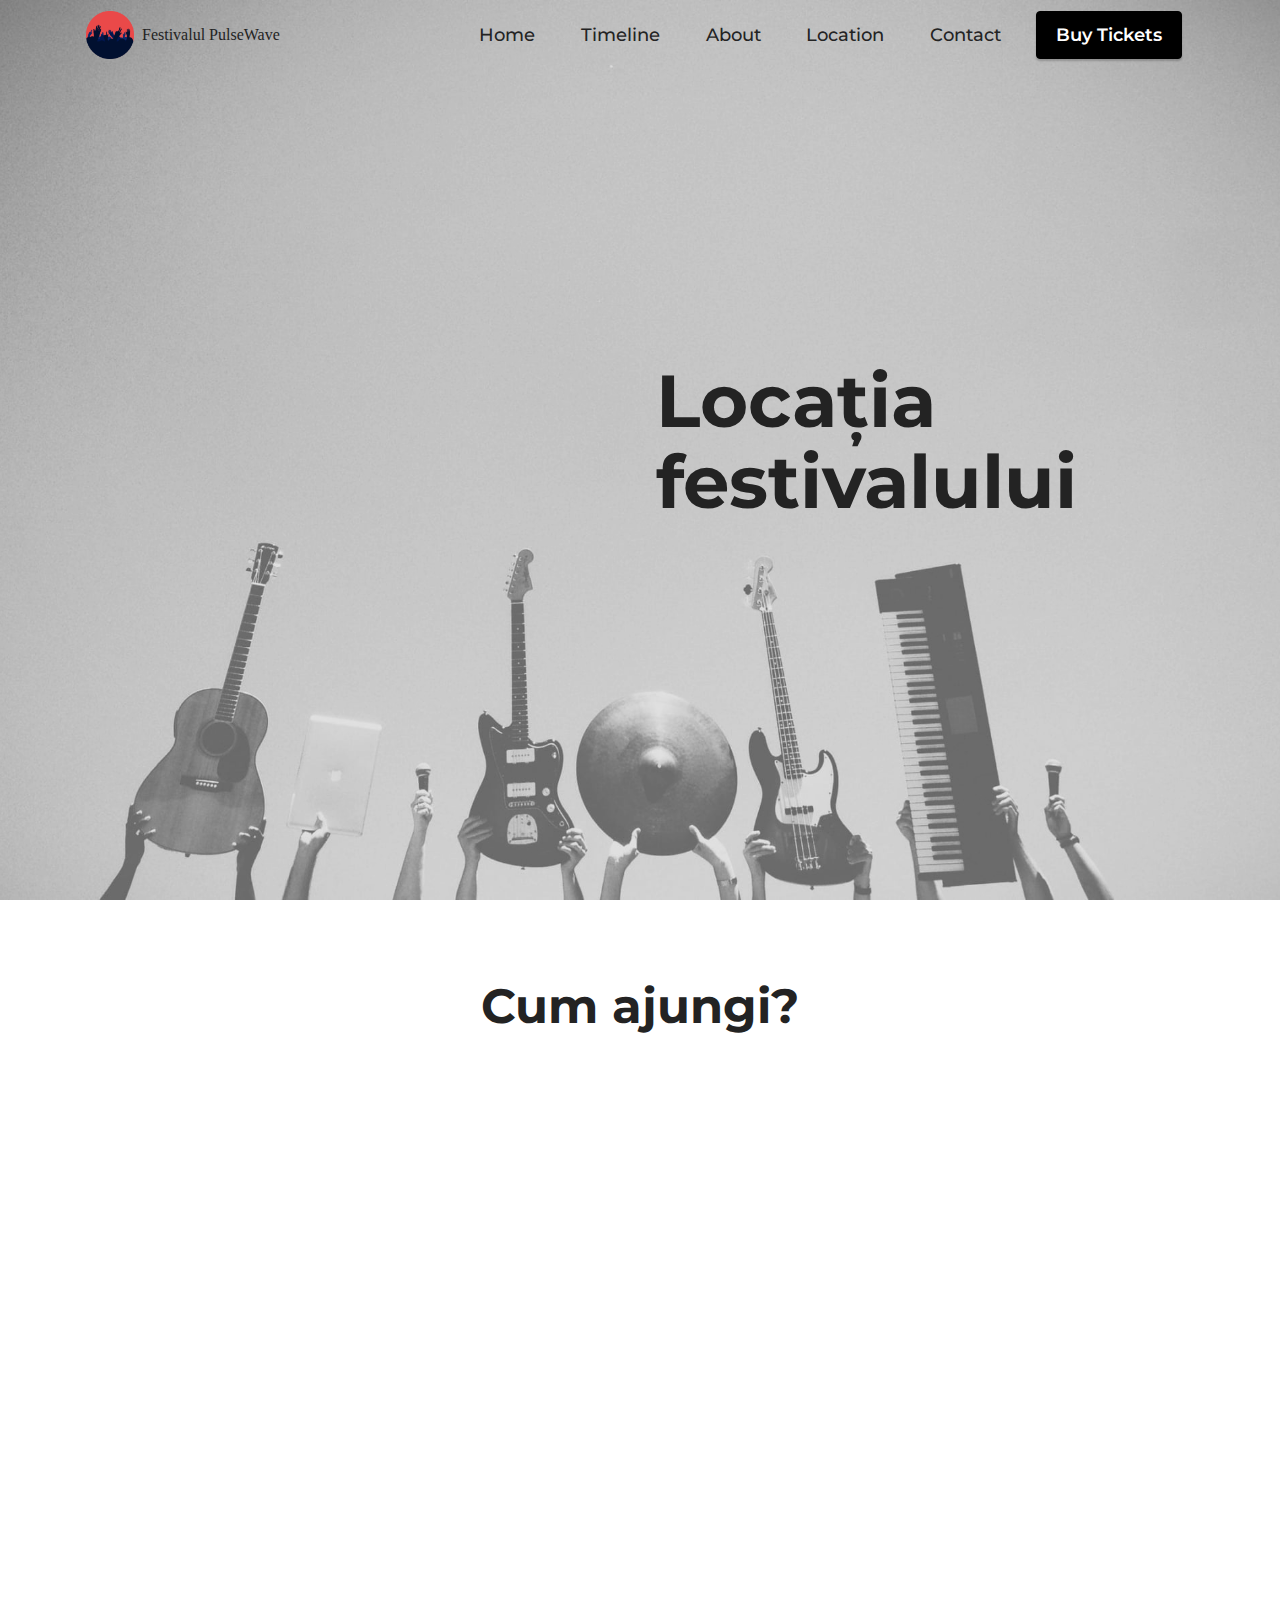
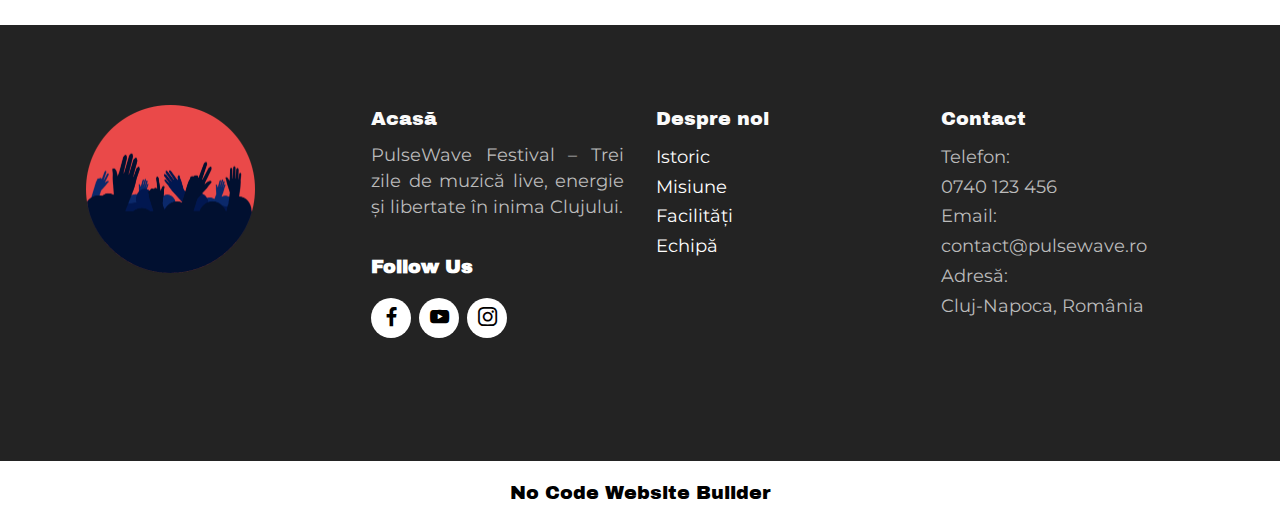
<file: page3.html>
<!DOCTYPE html>
<html  >
<head>
  <!-- Site made with Mobirise Website Builder v6.1.12, https://mobirise.com -->
  <meta charset="UTF-8">
  <meta http-equiv="X-UA-Compatible" content="IE=edge">
  <meta name="generator" content="Mobirise v6.1.12, mobirise.com">
  <meta name="viewport" content="width=device-width, initial-scale=1, minimum-scale=1">
  <link rel="shortcut icon" href="assets/images/concert-128x128-1.png" type="image/x-icon">
  <meta name="description" content="">
  
  
  <title>Location</title>
  <link rel="stylesheet" href="assets/bootstrap/css/bootstrap.min.css">
  <link rel="stylesheet" href="assets/dropdown/css/style.css">
  <link rel="stylesheet" href="assets/socicon/css/styles.css">
  <link rel="stylesheet" href="assets/theme/css/style.css">
  <link rel="preload" href="https://fonts.googleapis.com/css?family=Montserrat:100,200,300,400,500,600,700,800,900,100i,200i,300i,400i,500i,600i,700i,800i,900i&display=swap" as="style" onload="this.onload=null;this.rel='stylesheet'">
  <noscript><link rel="stylesheet" href="https://fonts.googleapis.com/css?family=Montserrat:100,200,300,400,500,600,700,800,900,100i,200i,300i,400i,500i,600i,700i,800i,900i&display=swap"></noscript>
  <link rel="preload" href="https://fonts.googleapis.com/css?family=Archivo+Black:400&display=swap" as="style" onload="this.onload=null;this.rel='stylesheet'">
  <noscript><link rel="stylesheet" href="https://fonts.googleapis.com/css?family=Archivo+Black:400&display=swap"></noscript>
  <link rel="preload" as="style" href="assets/mobirise/css/mbr-additional.css?v=NIUgDQ"><link rel="stylesheet" href="assets/mobirise/css/mbr-additional.css?v=NIUgDQ" type="text/css">

  
  
  
</head>
<body>
  
  <section data-bs-version="5.1" class="menu menu2 cid-sFHpMqcXGj" once="menu" id="menu2-e">
    
    <nav class="navbar navbar-dropdown navbar-expand-lg">
        <div class="container">
                 <div class="navbar-brand d-flex align-items-center">
  <a href="index.html" class="d-flex align-items-center text-decoration-none">
    <img src="assets/images/concert-337x337.png" alt="Festivalul PulseWave" style="height: 3rem; margin-right: 0.5rem; border-radius: 4px;">
    <span class="text-black fw-semibold" style="font-size: 1rem;">Festivalul PulseWave</span>
  </a>
</div>
            <button class="navbar-toggler" type="button" data-toggle="collapse" data-bs-toggle="collapse" data-target="#navbarSupportedContent" data-bs-target="#navbarSupportedContent" aria-controls="navbarNavAltMarkup" aria-expanded="false" aria-label="Toggle navigation">
                <div class="hamburger">
                    <span></span>
                    <span></span>
                    <span></span>
                    <span></span>
                </div>
            </button>
            <div class="collapse navbar-collapse" id="navbarSupportedContent">
                <ul class="navbar-nav nav-dropdown" data-app-modern-menu="true"><li class="nav-item"><a class="nav-link link text-black text-primary display-4" href="index.html#header2-3">Home</a></li>
                    <li class="nav-item"><a class="nav-link link text-black text-primary display-4" href="page1.html#timeline3-s">Timeline</a></li>
                    <li class="nav-item"><a class="nav-link link text-black text-primary display-4" href="page2.html">About</a>
                    </li><li class="nav-item"><a class="nav-link link text-black text-primary display-4" href="page3.html">Location</a></li><li class="nav-item"><a class="nav-link link text-black text-primary display-4" href="page5.html">Contact</a></li></ul>
                
                <div class="navbar-buttons mbr-section-btn"><a class="btn btn-primary display-4" href="page4.html">Buy Tickets</a></div>
            </div>
        </div>
    </nav>
</section>

<section data-bs-version="5.1" class="header3 cid-v8pGUvlrbT mbr-fullscreen" id="header3-13">

    

    
    <div class="mbr-overlay" style="opacity: 0.2; background-color: rgb(255, 255, 255);"></div>

    <div class="align-center container">
        <div class="row justify-content-end">
            <div class="col-12 col-lg-6">
                <h1 class="mbr-section-title mbr-fonts-style mb-3 display-1"><strong>Locația festivalului</strong></h1>
                
                
                
            </div>
        </div>
    </div>
</section>

<section data-bs-version="5.1" class="map1 cid-v8pHx0SF1Y" id="map1-15">
    
    
    
    <div class="container">
        <div class="mbr-section-head mb-4">
            <h3 class="mbr-section-title mbr-fonts-style align-center mb-0 display-2"><strong>Cum ajungi?</strong></h3>
            
        </div>
        <div class="google-map"><iframe frameborder="0" style="border:0" src="https://www.google.com/maps/embed?pb=!1m18!1m12!1m3!1d2732.8058801203297!2d23.56918082004846!3d46.768722655141595!2m3!1f0!2f0!3f0!3m2!1i1024!2i768!4f13.1!3m3!1m2!1s0x47490e8f6ad87633%3A0x23f7c32408a471a4!2sCluj%20Arena!5e0!3m2!1sro!2sro!4v1768516338208!5m2!1sro!2sro" allowfullscreen=""></iframe></div>
    </div>
</section>

<section data-bs-version="5.1" class="footer4 cid-v8pjFjERMr" once="footers" id="footer4-r">

    

    
    
    <div class="container">
        <div class="row mbr-white">
            <div class="col-6 col-lg-3">
                <div class="media-wrap col-md-8 col-12">
                    <a href="https://mobiri.se/">
                        <img src="assets/images/concert-337x337.png" alt="Mobirise Website Builder">
                    </a>
                </div>
            </div>
            <div class="col-12 col-md-6 col-lg-3">
                <h5 class="mbr-section-subtitle mbr-fonts-style mb-2 display-7">
                    <strong><a href="index.html#top" class="text-white text-primary">Acasă</a></strong></h5>
                <p class="mbr-text mbr-fonts-style mb-4 display-4">PulseWave Festival – Trei zile de muzică live, energie și libertate în inima Clujului.</p>
                <h5 class="mbr-section-subtitle mbr-fonts-style mb-3 display-7">
                    <strong>Follow Us</strong>
                </h5>
                <div class="social-row display-7">
                    <div class="soc-item">
                        <a href="https://www.facebook.com/" target="_blank">
                            <span class="mbr-iconfont socicon-facebook socicon"></span>
                        </a>
                    </div>
                    <div class="soc-item">
                        <a href="https://www.youtube.com/" target="_blank">
                            <span class="mbr-iconfont socicon-youtube socicon"></span>
                        </a>
                    </div>
                    <div class="soc-item">
                        <a href="https://www.instagram.com/">
                            <span class="mbr-iconfont socicon-instagram socicon"></span>
                        </a>
                    </div>
                    
                </div>
            </div>
            <div class="col-12 col-md-6 col-lg-3">
                <h5 class="mbr-section-subtitle mbr-fonts-style mb-2 display-7"><strong><a href="page2.html#header1-x" class="text-white text-primary">Despre noi</a></strong></h5>
                <ul class="list mbr-fonts-style display-4">
                    <li class="mbr-text item-wrap"><a href="page2.html#image2-z" class="text-white">Istoric</a></li><li class="mbr-text item-wrap"><a href="page2.html#image2-z" class="text-secondary">Misiune</a></li><li class="mbr-text item-wrap"><a href="page2.html#features1-10" class="text-secondary">Facilități</a></li><li class="mbr-text item-wrap"><a href="page2.html#features1-10" class="text-secondary">Echipă</a></li><li class="mbr-text item-wrap"><br></li><li class="mbr-text item-wrap"><br></li><li class="mbr-text item-wrap"><br></li><li class="mbr-text item-wrap"><br></li>
                </ul>
            </div>
            <div class="col-12 col-md-6 col-lg-3">
                <h5 class="mbr-section-subtitle mbr-fonts-style mb-2 display-7"><a href="page5.html#header6-1c" class="text-white text-primary">Contact</a></h5>
                <ul class="list mbr-fonts-style display-4">
                    <li class="mbr-text item-wrap">Telefon:</li><li class="mbr-text item-wrap"> 0740 123 456
</li><li class="mbr-text item-wrap">Email: contact@pulsewave.ro</li><li class="mbr-text item-wrap">Adresă:</li><li class="mbr-text item-wrap">Cluj-Napoca, România</li><li class="mbr-text item-wrap"><br></li><li class="mbr-text item-wrap">
</li><li class="mbr-text item-wrap">
</li>
                </ul>
            </div>
            
        </div>
    </div>
</section><section class="display-7" style="padding: 0;align-items: center;justify-content: center;flex-wrap: wrap;    align-content: center;display: flex;position: relative;height: 4rem;"><a href="https://mobiri.se/" style="flex: 1 1;height: 4rem;position: absolute;width: 100%;z-index: 1;"><img alt="" style="height: 4rem;" src="[data-uri]"></a><p style="margin: 0;text-align: center;" class="display-7">&#8204;</p><a style="z-index:1" href="https://mobirise.com/builder/no-code-website-builder.html">No Code Website Builder</a></section><script src="assets/bootstrap/js/bootstrap.bundle.min.js"></script>  <script src="assets/smoothscroll/smooth-scroll.js"></script>  <script src="assets/ytplayer/index.js"></script>  <script src="assets/dropdown/js/navbar-dropdown.js"></script>  <script src="assets/theme/js/script.js"></script>  
  
  
</body>
</html>
</file>
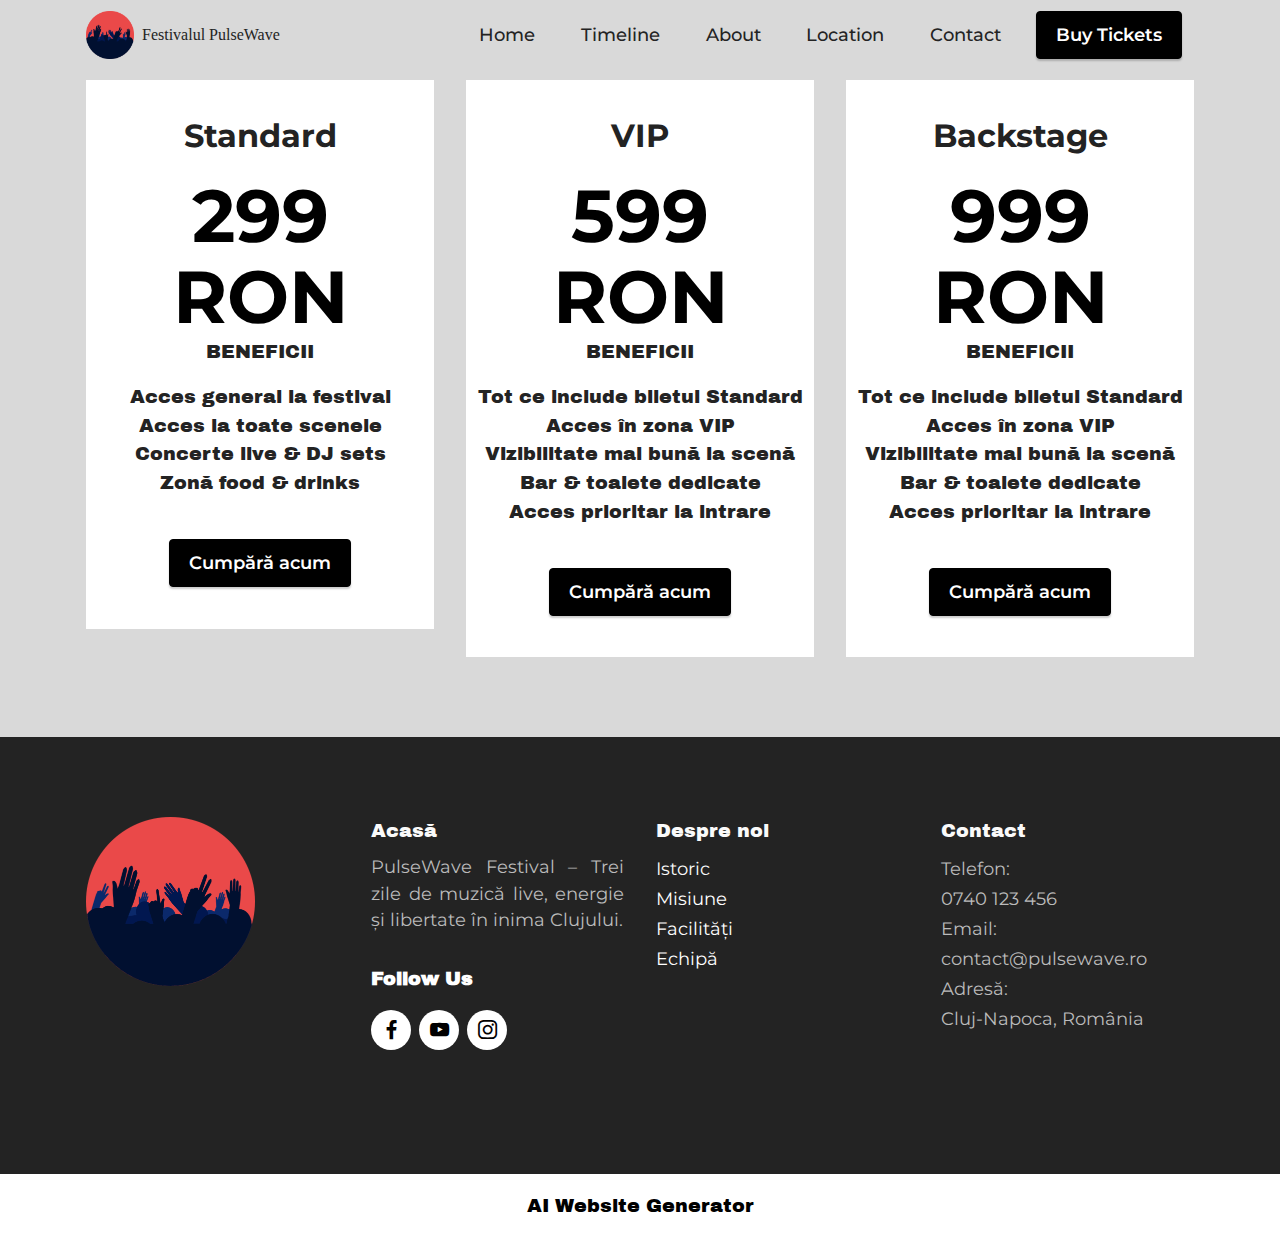
<file: page4.html>
<!DOCTYPE html>
<html  >
<head>
  <!-- Site made with Mobirise Website Builder v6.1.12, https://mobirise.com -->
  <meta charset="UTF-8">
  <meta http-equiv="X-UA-Compatible" content="IE=edge">
  <meta name="generator" content="Mobirise v6.1.12, mobirise.com">
  <meta name="viewport" content="width=device-width, initial-scale=1, minimum-scale=1">
  <link rel="shortcut icon" href="assets/images/concert-128x128-1.png" type="image/x-icon">
  <meta name="description" content="">
  
  
  <title>Buy tickets</title>
  <link rel="stylesheet" href="assets/bootstrap/css/bootstrap.min.css">
  <link rel="stylesheet" href="assets/dropdown/css/style.css">
  <link rel="stylesheet" href="assets/socicon/css/styles.css">
  <link rel="stylesheet" href="assets/theme/css/style.css">
  <link rel="preload" href="https://fonts.googleapis.com/css?family=Montserrat:100,200,300,400,500,600,700,800,900,100i,200i,300i,400i,500i,600i,700i,800i,900i&display=swap" as="style" onload="this.onload=null;this.rel='stylesheet'">
  <noscript><link rel="stylesheet" href="https://fonts.googleapis.com/css?family=Montserrat:100,200,300,400,500,600,700,800,900,100i,200i,300i,400i,500i,600i,700i,800i,900i&display=swap"></noscript>
  <link rel="preload" href="https://fonts.googleapis.com/css?family=Archivo+Black:400&display=swap" as="style" onload="this.onload=null;this.rel='stylesheet'">
  <noscript><link rel="stylesheet" href="https://fonts.googleapis.com/css?family=Archivo+Black:400&display=swap"></noscript>
  <link rel="preload" as="style" href="assets/mobirise/css/mbr-additional.css?v=8n2XGx"><link rel="stylesheet" href="assets/mobirise/css/mbr-additional.css?v=8n2XGx" type="text/css">

  
  
  
</head>
<body>
  
  <section data-bs-version="5.1" class="menu menu2 cid-sFHpMqcXGj" once="menu" id="menu2-f">
    
    <nav class="navbar navbar-dropdown navbar-expand-lg">
        <div class="container">
                  <div class="navbar-brand d-flex align-items-center">
  <a href="index.html" class="d-flex align-items-center text-decoration-none">
    <img src="assets/images/concert-337x337.png" alt="Festivalul PulseWave" style="height: 3rem; margin-right: 0.5rem; border-radius: 4px;">
    <span class="text-black fw-semibold" style="font-size: 1rem;">Festivalul PulseWave</span>
  </a>
</div>
            <button class="navbar-toggler" type="button" data-toggle="collapse" data-bs-toggle="collapse" data-target="#navbarSupportedContent" data-bs-target="#navbarSupportedContent" aria-controls="navbarNavAltMarkup" aria-expanded="false" aria-label="Toggle navigation">
                <div class="hamburger">
                    <span></span>
                    <span></span>
                    <span></span>
                    <span></span>
                </div>
            </button>
            <div class="collapse navbar-collapse" id="navbarSupportedContent">
                <ul class="navbar-nav nav-dropdown" data-app-modern-menu="true"><li class="nav-item"><a class="nav-link link text-black text-primary display-4" href="index.html#header2-3">Home</a></li>
                    <li class="nav-item"><a class="nav-link link text-black text-primary display-4" href="page1.html#timeline3-s">Timeline</a></li>
                    <li class="nav-item"><a class="nav-link link text-black text-primary display-4" href="page2.html">About</a>
                    </li><li class="nav-item"><a class="nav-link link text-black text-primary display-4" href="page3.html">Location</a></li><li class="nav-item"><a class="nav-link link text-black text-primary display-4" href="page5.html">Contact</a></li></ul>
                
                <div class="navbar-buttons mbr-section-btn"><a class="btn btn-primary display-4" href="page4.html">Buy Tickets</a></div>
            </div>
        </div>
    </nav>
</section>

<section data-bs-version="5.1" class="pricing2 cid-v8pLQdWiVh" id="pricing2-1a">
    

    
    
    <div class="container">
        <div class="row justify-content-center">
            <div class="col-12 col-md-6 align-center col-lg-4">
                <div class="plan">
                    <div class="plan-header">
                        <h6 class="plan-title mbr-fonts-style mb-3 display-5"><strong>Standard</strong></h6>
                        <div class="plan-price">
                            <p class="price mbr-fonts-style m-0 display-1"><strong>299 RON</strong></p>
                            <p class="price-term mbr-fonts-style mb-3 display-7">BENEFICII</p>
                        </div>
                    </div>
                    <div class="plan-body">
                        <div class="plan-list mb-4">
                            <ul class="list-group mbr-fonts-style list-group-flush display-7">Acces general la festival<div>Acces la toate scenele</div><div>Concerte live &amp; DJ sets</div><div>Zonă food &amp; drinks</div></ul>
                        </div>
                        <div class="mbr-section-btn text-center"><a href="https://mobiri.se" class="btn btn-primary display-4">Cumpără acum</a></div>
                    </div>
                </div>
            </div>
            <div class="col-12 col-md-6 align-center col-lg-4">
                <div class="plan">
                    <div class="plan-header">
                        <h6 class="plan-title mbr-fonts-style mb-3 display-5"><strong>VIP</strong></h6>
                        <div class="plan-price">
                            <p class="price mbr-fonts-style m-0 display-1"><strong>599 RON</strong></p>
                            <p class="price-term mbr-fonts-style mb-3 display-7">BENEFICII</p>
                        </div>
                    </div>
                    <div class="plan-body">
                        <div class="plan-list mb-4">
                            <ul class="list-group mbr-fonts-style list-group-flush display-7">Tot ce include biletul Standard<div>Acces în zona VIP</div><div>Vizibilitate mai bună la scenă</div><div>Bar &amp; toalete dedicate</div><div>Acces prioritar la intrare</div></ul>
                        </div>
                        <div class="mbr-section-btn text-center"><a href="https://mobiri.se" class="btn btn-primary display-4">Cumpără acum</a></div>
                    </div>
                </div>
            </div>
            <div class="col-12 col-md-6 align-center col-lg-4">
                <div class="plan">
                    <div class="plan-header">
                        <h6 class="plan-title mbr-fonts-style mb-3 display-5"><strong>Backstage</strong></h6>
                        <div class="plan-price">
                            <p class="price mbr-fonts-style m-0 display-1"><strong>999 RON</strong></p>
                            <p class="price-term mbr-fonts-style mb-3 display-7">BENEFICII</p>
                        </div>
                    </div>
                    <div class="plan-body">
                        <div class="plan-list mb-4">
                            <ul class="list-group mbr-fonts-style list-group-flush display-7">Tot ce include biletul Standard<div>Acces în zona VIP</div><div>Vizibilitate mai bună la scenă</div><div>Bar &amp; toalete dedicate</div><div>Acces prioritar la intrare</div></ul>
                        </div>
                        <div class="mbr-section-btn text-center"><a href="https://mobiri.se" class="btn btn-primary display-4">Cumpără acum</a></div>
                    </div>
                </div>
            </div>
            
        </div>
    </div>
</section>

<section data-bs-version="5.1" class="footer4 cid-v8pjFjERMr" once="footers" id="footer4-r">

    

    
    
    <div class="container">
        <div class="row mbr-white">
            <div class="col-6 col-lg-3">
                <div class="media-wrap col-md-8 col-12">
                    <a href="https://mobiri.se/">
                        <img src="assets/images/concert-337x337.png" alt="Mobirise Website Builder">
                    </a>
                </div>
            </div>
            <div class="col-12 col-md-6 col-lg-3">
                <h5 class="mbr-section-subtitle mbr-fonts-style mb-2 display-7">
                    <strong><a href="index.html#top" class="text-white text-primary">Acasă</a></strong></h5>
                <p class="mbr-text mbr-fonts-style mb-4 display-4">PulseWave Festival – Trei zile de muzică live, energie și libertate în inima Clujului.</p>
                <h5 class="mbr-section-subtitle mbr-fonts-style mb-3 display-7">
                    <strong>Follow Us</strong>
                </h5>
                <div class="social-row display-7">
                    <div class="soc-item">
                        <a href="https://www.facebook.com/" target="_blank">
                            <span class="mbr-iconfont socicon-facebook socicon"></span>
                        </a>
                    </div>
                    <div class="soc-item">
                        <a href="https://www.youtube.com/" target="_blank">
                            <span class="mbr-iconfont socicon-youtube socicon"></span>
                        </a>
                    </div>
                    <div class="soc-item">
                        <a href="https://www.instagram.com/">
                            <span class="mbr-iconfont socicon-instagram socicon"></span>
                        </a>
                    </div>
                    
                </div>
            </div>
            <div class="col-12 col-md-6 col-lg-3">
                <h5 class="mbr-section-subtitle mbr-fonts-style mb-2 display-7"><strong><a href="page2.html#header1-x" class="text-white text-primary">Despre noi</a></strong></h5>
                <ul class="list mbr-fonts-style display-4">
                    <li class="mbr-text item-wrap"><a href="page2.html#image2-z" class="text-white">Istoric</a></li><li class="mbr-text item-wrap"><a href="page2.html#image2-z" class="text-secondary">Misiune</a></li><li class="mbr-text item-wrap"><a href="page2.html#features1-10" class="text-secondary">Facilități</a></li><li class="mbr-text item-wrap"><a href="page2.html#features1-10" class="text-secondary">Echipă</a></li><li class="mbr-text item-wrap"><br></li><li class="mbr-text item-wrap"><br></li><li class="mbr-text item-wrap"><br></li><li class="mbr-text item-wrap"><br></li>
                </ul>
            </div>
            <div class="col-12 col-md-6 col-lg-3">
                <h5 class="mbr-section-subtitle mbr-fonts-style mb-2 display-7"><a href="page5.html#header6-1c" class="text-white text-primary">Contact</a></h5>
                <ul class="list mbr-fonts-style display-4">
                    <li class="mbr-text item-wrap">Telefon:</li><li class="mbr-text item-wrap"> 0740 123 456
</li><li class="mbr-text item-wrap">Email: contact@pulsewave.ro</li><li class="mbr-text item-wrap">Adresă:</li><li class="mbr-text item-wrap">Cluj-Napoca, România</li><li class="mbr-text item-wrap"><br></li><li class="mbr-text item-wrap">
</li><li class="mbr-text item-wrap">
</li>
                </ul>
            </div>
            
        </div>
    </div>
</section><section class="display-7" style="padding: 0;align-items: center;justify-content: center;flex-wrap: wrap;    align-content: center;display: flex;position: relative;height: 4rem;"><a href="https://mobiri.se/" style="flex: 1 1;height: 4rem;position: absolute;width: 100%;z-index: 1;"><img alt="" style="height: 4rem;" src="[data-uri]"></a><p style="margin: 0;text-align: center;" class="display-7">&#8204;</p><a style="z-index:1" href="https://mobirise.com/builder/ai-website-generator.html">AI Website Generator</a></section><script src="assets/bootstrap/js/bootstrap.bundle.min.js"></script>  <script src="assets/smoothscroll/smooth-scroll.js"></script>  <script src="assets/ytplayer/index.js"></script>  <script src="assets/dropdown/js/navbar-dropdown.js"></script>  <script src="assets/theme/js/script.js"></script>  
  
  
</body>
</html>
</file>
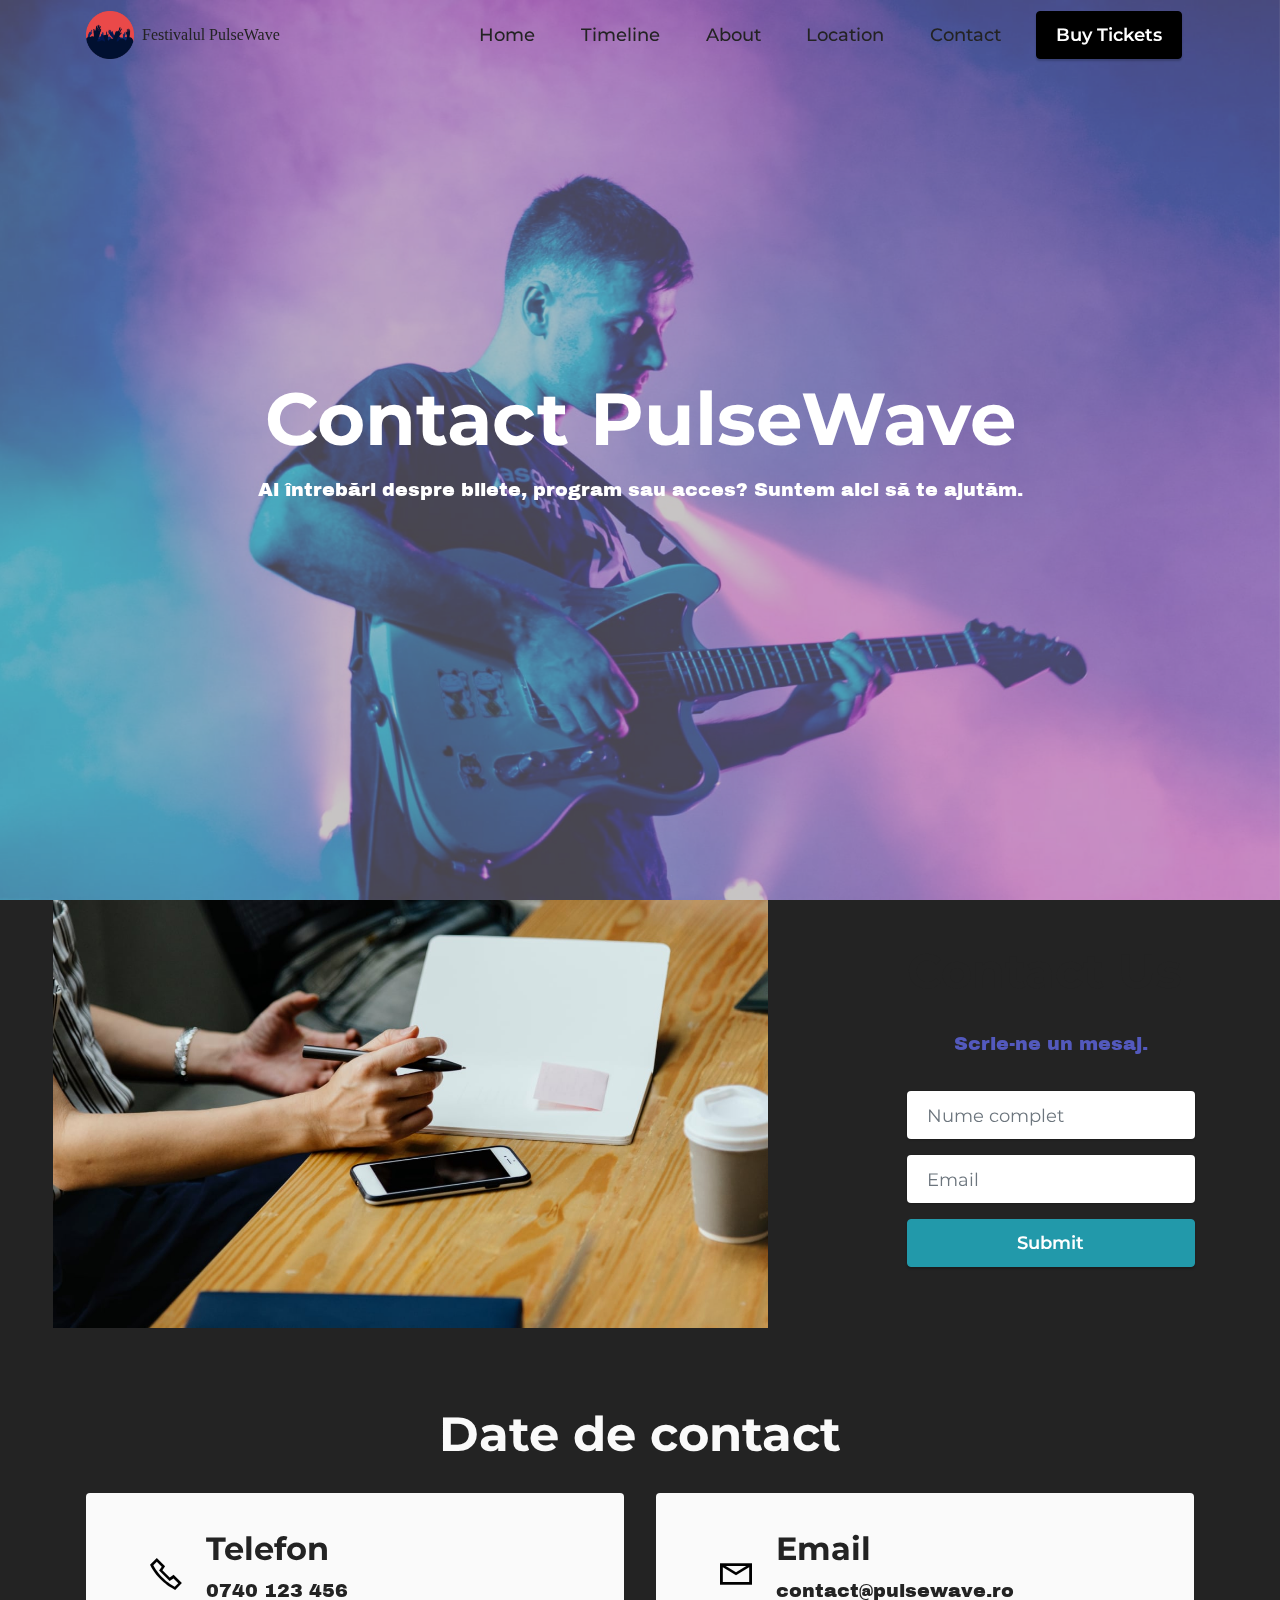
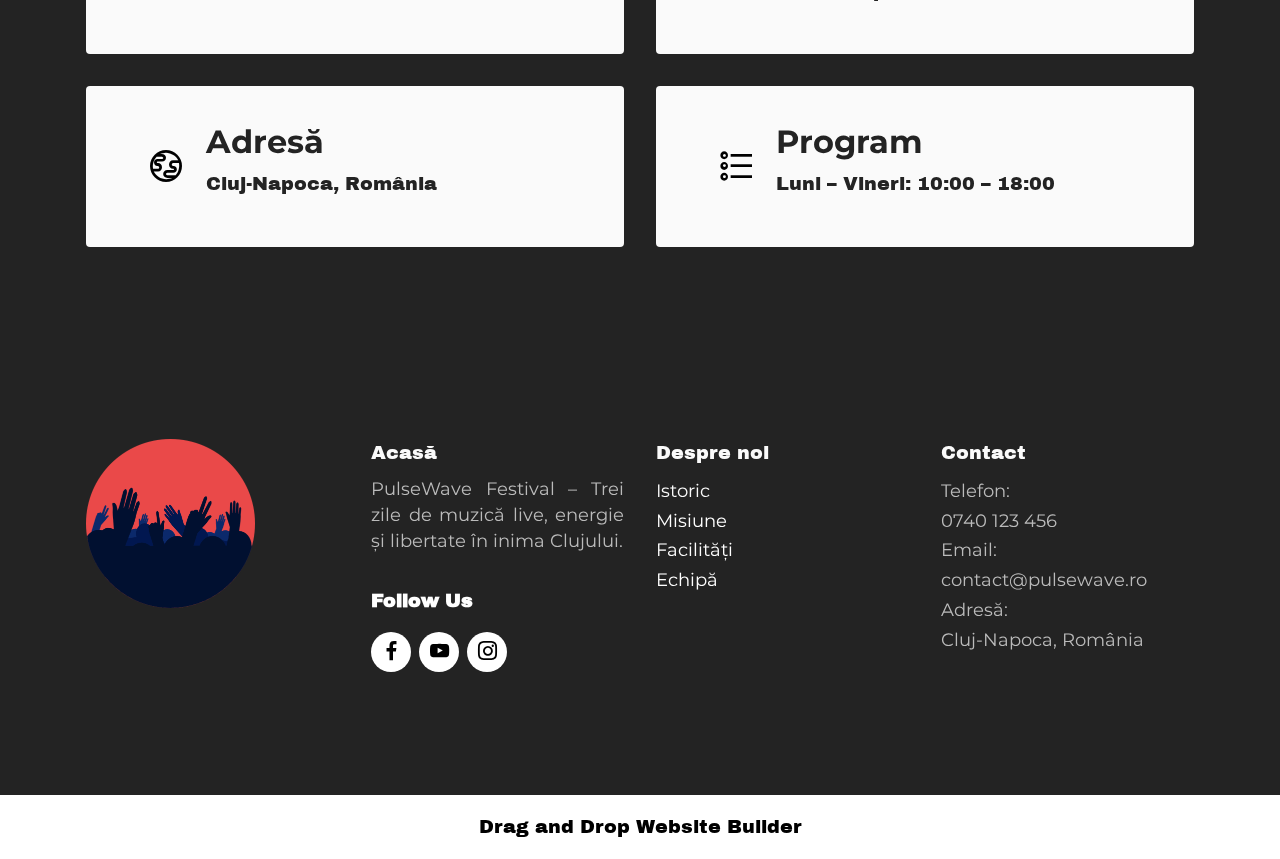
<file: page5.html>
<!DOCTYPE html>
<html  >
<head>
  <!-- Site made with Mobirise Website Builder v6.1.12, https://mobirise.com -->
  <meta charset="UTF-8">
  <meta http-equiv="X-UA-Compatible" content="IE=edge">
  <meta name="generator" content="Mobirise v6.1.12, mobirise.com">
  <meta name="viewport" content="width=device-width, initial-scale=1, minimum-scale=1">
  <link rel="shortcut icon" href="assets/images/concert-128x128-1.png" type="image/x-icon">
  <meta name="description" content="">
  
  
  <title>Contact</title>
  <link rel="stylesheet" href="assets/web/assets/mobirise-icons2/mobirise2.css">
  <link rel="stylesheet" href="assets/bootstrap/css/bootstrap.min.css">
  <link rel="stylesheet" href="assets/parallax/jarallax.css">
  <link rel="stylesheet" href="assets/dropdown/css/style.css">
  <link rel="stylesheet" href="assets/socicon/css/styles.css">
  <link rel="stylesheet" href="assets/theme/css/style.css">
  <link rel="preload" href="https://fonts.googleapis.com/css?family=Montserrat:100,200,300,400,500,600,700,800,900,100i,200i,300i,400i,500i,600i,700i,800i,900i&display=swap" as="style" onload="this.onload=null;this.rel='stylesheet'">
  <noscript><link rel="stylesheet" href="https://fonts.googleapis.com/css?family=Montserrat:100,200,300,400,500,600,700,800,900,100i,200i,300i,400i,500i,600i,700i,800i,900i&display=swap"></noscript>
  <link rel="preload" href="https://fonts.googleapis.com/css?family=Archivo+Black:400&display=swap" as="style" onload="this.onload=null;this.rel='stylesheet'">
  <noscript><link rel="stylesheet" href="https://fonts.googleapis.com/css?family=Archivo+Black:400&display=swap"></noscript>
  <link rel="preload" as="style" href="assets/mobirise/css/mbr-additional.css?v=Fn00mN"><link rel="stylesheet" href="assets/mobirise/css/mbr-additional.css?v=Fn00mN" type="text/css">

  
  
  
</head>
<body>
  
  <section data-bs-version="5.1" class="menu menu2 cid-sFHpMqcXGj" once="menu" id="menu2-g">
    
    <nav class="navbar navbar-dropdown navbar-expand-lg">
        <div class="container">
                  <div class="navbar-brand d-flex align-items-center">
  <a href="index.html" class="d-flex align-items-center text-decoration-none">
    <img src="assets/images/concert-337x337.png" alt="Festivalul PulseWave" style="height: 3rem; margin-right: 0.5rem; border-radius: 4px;">
    <span class="text-black fw-semibold" style="font-size: 1rem;">Festivalul PulseWave</span>
  </a>
</div>
            <button class="navbar-toggler" type="button" data-toggle="collapse" data-bs-toggle="collapse" data-target="#navbarSupportedContent" data-bs-target="#navbarSupportedContent" aria-controls="navbarNavAltMarkup" aria-expanded="false" aria-label="Toggle navigation">
                <div class="hamburger">
                    <span></span>
                    <span></span>
                    <span></span>
                    <span></span>
                </div>
            </button>
            <div class="collapse navbar-collapse" id="navbarSupportedContent">
                <ul class="navbar-nav nav-dropdown" data-app-modern-menu="true"><li class="nav-item"><a class="nav-link link text-black text-primary display-4" href="index.html#header2-3">Home</a></li>
                    <li class="nav-item"><a class="nav-link link text-black text-primary display-4" href="page1.html#timeline3-s">Timeline</a></li>
                    <li class="nav-item"><a class="nav-link link text-black text-primary display-4" href="page2.html">About</a>
                    </li><li class="nav-item"><a class="nav-link link text-black text-primary display-4" href="page3.html">Location</a></li><li class="nav-item"><a class="nav-link link text-black text-primary display-4" href="page5.html">Contact</a></li></ul>
                
                <div class="navbar-buttons mbr-section-btn"><a class="btn btn-primary display-4" href="page4.html">Buy Tickets</a></div>
            </div>
        </div>
    </nav>
</section>

<section data-bs-version="5.1" class="header6 cid-v8pO13qrf1 mbr-fullscreen mbr-parallax-background" id="header6-1c">

    

    
    <div class="mbr-overlay" style="opacity: 0.5; background-color: rgb(143, 138, 138);"></div>

    <div class="align-center container">
        <div class="row justify-content-center">
            <div class="col-12 col-lg-10">
                <h1 class="mbr-section-title mbr-fonts-style mbr-white mb-3 display-1"><strong style="font-size: 4.6rem;">Contact PulseWave</strong></h1>
                
                <p class="mbr-text mbr-white mbr-fonts-style display-7">Ai întrebări despre bilete, program sau acces? Suntem aici să te ajutăm.</p>
                
            </div>
        </div>
    </div>
</section>

<section data-bs-version="5.1" class="form3 cid-v8pPwkLHD3" id="form3-1d">

    

    

    <div class="container-fluid">
        <div class="row justify-content-center">
            <div class="col-lg-7 col-12">
                <div class="image-wrapper">
                    <img class="w-100" src="assets/images/event-planning4-1316x789.jpg" alt="plănuire festival">
                </div>
            </div>
            <div class="col-lg-3 offset-lg-1 mbr-form" data-form-type="formoid">
                <form action="https://mobirise.eu/" method="POST" class="mbr-form form-with-styler" data-form-title="Form Name"><input type="hidden" name="email" data-form-email="true" value="ZdWyidbCkdP+Ax+wqXJ0lEM0mgq/pH3llpyrW4HsjOL619vsRpuhnJTl77RlXdN1b3uiBOcNhRoMBaQB+Z7m+cpwC2LzJXKtW8yTZRBMuXa/6d5giN/C9ay1uxVpIc/y">
                    <div class="row">
                        <div hidden="hidden" data-form-alert="" class="alert alert-success col-12">Thanks for filling out the form!</div>
                        <div hidden="hidden" data-form-alert-danger="" class="alert alert-danger col-12">
                            Oops...! some problem!
                        </div>
                    </div>
                    <div class="dragArea row">
                        <div class="col-lg-12 col-md-12 col-sm-12">
                            <h1 class="mbr-section-title mb-4 display-2">
                                <strong>Contact Us</strong>
                            </h1>
                        </div>
                        <div class="col-lg-12 col-md-12 col-sm-12">
                            <p class="mbr-text mbr-fonts-style mb-4 display-7">Scrie-ne un mesaj.</p>
                        </div>
                        <div data-for="name" class="col-lg-12 col-md col-sm-12 form-group mb-3">
                            <input type="text" name="name" placeholder="Nume complet" data-form-field="name" class="form-control" value="" id="name-form3-1d">
                        </div>
                        <div class="col-lg-12 col-md col-sm-12 form-group mb-3" data-for="email">
                            <input type="email" name="email" placeholder="Email" data-form-field="email" class="form-control" value="" id="email-form3-1d">
                        </div>
                        <div class="col-md-auto col-12 mbr-section-btn"><button type="submit" class="btn btn-info display-4">Submit</button></div>
                    </div>
                </form>
            </div>
            <div class="offset-lg-1"></div>
        </div>
    </div>
</section>

<section data-bs-version="5.1" class="contacts2 cid-v8pRvv7ta4" id="contacts2-1h">
    <!---->
    

    
    
    <div class="container">
        <div class="mbr-section-head">
            <h3 class="mbr-section-title mbr-fonts-style align-center mb-0 display-2"><strong>Date de contact</strong></h3>
            
        </div>
        <div class="row justify-content-center mt-4">
            <div class="card col-12 col-md-6">
                <div class="card-wrapper">
                    <div class="image-wrapper">
                        <span class="mbr-iconfont mobi-mbri-phone mobi-mbri"></span>
                    </div>
                    <div class="text-wrapper">
                        <h6 class="card-title mbr-fonts-style mb-1 display-5"><strong>Telefon</strong></h6>
                        <p class="mbr-text mbr-fonts-style display-7">0740 123 456</p>
                    </div>
                </div>
            </div>
            <div class="card col-12 col-md-6">
                <div class="card-wrapper">
                    <div class="image-wrapper">
                        <span class="mbr-iconfont mobi-mbri-letter mobi-mbri"></span>
                    </div>
                    <div class="text-wrapper">
                        <h6 class="card-title mbr-fonts-style mb-1 display-5">
                            <strong>Email</strong>
                        </h6>
                        <p class="mbr-text mbr-fonts-style display-7">contact@pulsewave.ro</p>
                    </div>
                </div>
            </div>
            <div class="card col-12 col-md-6">
                <div class="card-wrapper">
                    <div class="image-wrapper">
                        <span class="mbr-iconfont mobi-mbri-globe mobi-mbri"></span>
                    </div>
                    <div class="text-wrapper">
                        <h6 class="card-title mbr-fonts-style mb-1 display-5">
                            <strong>Adresă</strong></h6>
                        <p class="mbr-text mbr-fonts-style display-7">Cluj-Napoca, România</p>
                    </div>
                </div>
            </div>
            <div class="card col-12 col-md-6">
                <div class="card-wrapper">
                    <div class="image-wrapper">
                        <span class="mbr-iconfont mobi-mbri-bulleted-list mobi-mbri"></span>
                    </div>
                    <div class="text-wrapper">
                        <h6 class="card-title mbr-fonts-style mb-1 display-5"><strong>Program</strong></h6>
                        <p class="mbr-text mbr-fonts-style display-7">Luni – Vineri: 10:00 – 18:00</p>
                    </div>
                </div>
            </div>
        </div>
    </div>
</section>

<section data-bs-version="5.1" class="footer4 cid-v8pjFjERMr" once="footers" id="footer4-r">

    

    
    
    <div class="container">
        <div class="row mbr-white">
            <div class="col-6 col-lg-3">
                <div class="media-wrap col-md-8 col-12">
                    <a href="https://mobiri.se/">
                        <img src="assets/images/concert-337x337.png" alt="Mobirise Website Builder">
                    </a>
                </div>
            </div>
            <div class="col-12 col-md-6 col-lg-3">
                <h5 class="mbr-section-subtitle mbr-fonts-style mb-2 display-7">
                    <strong><a href="index.html#top" class="text-white text-primary">Acasă</a></strong></h5>
                <p class="mbr-text mbr-fonts-style mb-4 display-4">PulseWave Festival – Trei zile de muzică live, energie și libertate în inima Clujului.</p>
                <h5 class="mbr-section-subtitle mbr-fonts-style mb-3 display-7">
                    <strong>Follow Us</strong>
                </h5>
                <div class="social-row display-7">
                    <div class="soc-item">
                        <a href="https://www.facebook.com/" target="_blank">
                            <span class="mbr-iconfont socicon-facebook socicon"></span>
                        </a>
                    </div>
                    <div class="soc-item">
                        <a href="https://www.youtube.com/" target="_blank">
                            <span class="mbr-iconfont socicon-youtube socicon"></span>
                        </a>
                    </div>
                    <div class="soc-item">
                        <a href="https://www.instagram.com/">
                            <span class="mbr-iconfont socicon-instagram socicon"></span>
                        </a>
                    </div>
                    
                </div>
            </div>
            <div class="col-12 col-md-6 col-lg-3">
                <h5 class="mbr-section-subtitle mbr-fonts-style mb-2 display-7"><strong><a href="page2.html#header1-x" class="text-white text-primary">Despre noi</a></strong></h5>
                <ul class="list mbr-fonts-style display-4">
                    <li class="mbr-text item-wrap"><a href="page2.html#image2-z" class="text-white">Istoric</a></li><li class="mbr-text item-wrap"><a href="page2.html#image2-z" class="text-secondary">Misiune</a></li><li class="mbr-text item-wrap"><a href="page2.html#features1-10" class="text-secondary">Facilități</a></li><li class="mbr-text item-wrap"><a href="page2.html#features1-10" class="text-secondary">Echipă</a></li><li class="mbr-text item-wrap"><br></li><li class="mbr-text item-wrap"><br></li><li class="mbr-text item-wrap"><br></li><li class="mbr-text item-wrap"><br></li>
                </ul>
            </div>
            <div class="col-12 col-md-6 col-lg-3">
                <h5 class="mbr-section-subtitle mbr-fonts-style mb-2 display-7"><a href="page5.html#header6-1c" class="text-white text-primary">Contact</a></h5>
                <ul class="list mbr-fonts-style display-4">
                    <li class="mbr-text item-wrap">Telefon:</li><li class="mbr-text item-wrap"> 0740 123 456
</li><li class="mbr-text item-wrap">Email: contact@pulsewave.ro</li><li class="mbr-text item-wrap">Adresă:</li><li class="mbr-text item-wrap">Cluj-Napoca, România</li><li class="mbr-text item-wrap"><br></li><li class="mbr-text item-wrap">
</li><li class="mbr-text item-wrap">
</li>
                </ul>
            </div>
            
        </div>
    </div>
</section><section class="display-7" style="padding: 0;align-items: center;justify-content: center;flex-wrap: wrap;    align-content: center;display: flex;position: relative;height: 4rem;"><a href="https://mobiri.se/" style="flex: 1 1;height: 4rem;position: absolute;width: 100%;z-index: 1;"><img alt="" style="height: 4rem;" src="[data-uri]"></a><p style="margin: 0;text-align: center;" class="display-7">&#8204;</p><a style="z-index:1" href="https://mobirise.com/drag-drop-website-builder.html">Drag and Drop Website Builder</a></section><script src="assets/bootstrap/js/bootstrap.bundle.min.js"></script>  <script src="assets/parallax/jarallax.js"></script>  <script src="assets/smoothscroll/smooth-scroll.js"></script>  <script src="assets/ytplayer/index.js"></script>  <script src="assets/dropdown/js/navbar-dropdown.js"></script>  <script src="assets/theme/js/script.js"></script>  <script src="assets/formoid/formoid.min.js"></script>  
  
  
</body>
</html>
</file>
<file: assets/web/assets/mobirise-icons2/mobirise2.css>
@font-face {
  font-family: 'Moririse2';
  font-display: swap;
  src:  url('mobirise2.eot?f2bix4');
  src:  url('mobirise2.eot?f2bix4#iefix') format('embedded-opentype'),
    url('mobirise2.woff2?f2bix4') format('woff2'),
    url('mobirise2.woff?f2bix4') format('woff'),
    url('mobirise2.ttf?f2bix4') format('truetype'),
    url('mobirise2.svg?f2bix4#mobirise2') format('svg');
  font-weight: normal;
  font-style: normal;
}

[class^="mobi-"], [class*=" mobi-"] {
  /* use !important to prevent issues with browser extensions that change fonts */
  font-family: 'Moririse2' !important;
  speak: none;
  font-style: normal;
  font-weight: normal;
  font-variant: normal;
  text-transform: none;
  line-height: 1;

  /* Better Font Rendering =========== */
  -webkit-font-smoothing: antialiased;
  -moz-osx-font-smoothing: grayscale;
}

.mobi-mbri-add-submenu:before {
  content: "\e900";
}
.mobi-mbri-alert:before {
  content: "\e901";
}
.mobi-mbri-align-center:before {
  content: "\e902";
}
.mobi-mbri-align-justify:before {
  content: "\e903";
}
.mobi-mbri-align-left:before {
  content: "\e904";
}
.mobi-mbri-align-right:before {
  content: "\e905";
}
.mobi-mbri-android:before {
  content: "\e906";
}
.mobi-mbri-apple:before {
  content: "\e907";
}
.mobi-mbri-arrow-down:before {
  content: "\e908";
}
.mobi-mbri-arrow-next:before {
  content: "\e909";
}
.mobi-mbri-arrow-prev:before {
  content: "\e90a";
}
.mobi-mbri-arrow-up:before {
  content: "\e90b";
}
.mobi-mbri-bold:before {
  content: "\e90c";
}
.mobi-mbri-bookmark:before {
  content: "\e90d";
}
.mobi-mbri-bootstrap:before {
  content: "\e90e";
}
.mobi-mbri-briefcase:before {
  content: "\e90f";
}
.mobi-mbri-browse:before {
  content: "\e910";
}
.mobi-mbri-bulleted-list:before {
  content: "\e911";
}
.mobi-mbri-calendar:before {
  content: "\e912";
}
.mobi-mbri-camera:before {
  content: "\e913";
}
.mobi-mbri-cart-add:before {
  content: "\e914";
}
.mobi-mbri-cart-full:before {
  content: "\e915";
}
.mobi-mbri-cash:before {
  content: "\e916";
}
.mobi-mbri-change-style:before {
  content: "\e917";
}
.mobi-mbri-chat:before {
  content: "\e918";
}
.mobi-mbri-clock:before {
  content: "\e919";
}
.mobi-mbri-close:before {
  content: "\e91a";
}
.mobi-mbri-cloud:before {
  content: "\e91b";
}
.mobi-mbri-code:before {
  content: "\e91c";
}
.mobi-mbri-contact-form:before {
  content: "\e91d";
}
.mobi-mbri-credit-card:before {
  content: "\e91e";
}
.mobi-mbri-cursor-click:before {
  content: "\e91f";
}
.mobi-mbri-cust-feedback:before {
  content: "\e920";
}
.mobi-mbri-database:before {
  content: "\e921";
}
.mobi-mbri-delivery:before {
  content: "\e922";
}
.mobi-mbri-desktop:before {
  content: "\e923";
}
.mobi-mbri-devices:before {
  content: "\e924";
}
.mobi-mbri-down:before {
  content: "\e925";
}
.mobi-mbri-download-2:before {
  content: "\e926";
}
.mobi-mbri-download:before {
  content: "\e927";
}
.mobi-mbri-drag-n-drop-2:before {
  content: "\e928";
}
.mobi-mbri-drag-n-drop:before {
  content: "\e929";
}
.mobi-mbri-edit-2:before {
  content: "\e92a";
}
.mobi-mbri-edit:before {
  content: "\e92b";
}
.mobi-mbri-error:before {
  content: "\e92c";
}
.mobi-mbri-extension:before {
  content: "\e92d";
}
.mobi-mbri-features:before {
  content: "\e92e";
}
.mobi-mbri-file:before {
  content: "\e92f";
}
.mobi-mbri-flag:before {
  content: "\e930";
}
.mobi-mbri-folder:before {
  content: "\e931";
}
.mobi-mbri-gift:before {
  content: "\e932";
}
.mobi-mbri-github:before {
  content: "\e933";
}
.mobi-mbri-globe-2:before {
  content: "\e934";
}
.mobi-mbri-globe:before {
  content: "\e935";
}
.mobi-mbri-growing-chart:before {
  content: "\e936";
}
.mobi-mbri-hearth:before {
  content: "\e937";
}
.mobi-mbri-help:before {
  content: "\e938";
}
.mobi-mbri-home:before {
  content: "\e939";
}
.mobi-mbri-hot-cup:before {
  content: "\e93a";
}
.mobi-mbri-idea:before {
  content: "\e93b";
}
.mobi-mbri-image-gallery:before {
  content: "\e93c";
}
.mobi-mbri-image-slider:before {
  content: "\e93d";
}
.mobi-mbri-info:before {
  content: "\e93e";
}
.mobi-mbri-italic:before {
  content: "\e93f";
}
.mobi-mbri-key:before {
  content: "\e940";
}
.mobi-mbri-laptop:before {
  content: "\e941";
}
.mobi-mbri-layers:before {
  content: "\e942";
}
.mobi-mbri-left-right:before {
  content: "\e943";
}
.mobi-mbri-left:before {
  content: "\e944";
}
.mobi-mbri-letter:before {
  content: "\e945";
}
.mobi-mbri-like:before {
  content: "\e946";
}
.mobi-mbri-link:before {
  content: "\e947";
}
.mobi-mbri-lock:before {
  content: "\e948";
}
.mobi-mbri-login:before {
  content: "\e949";
}
.mobi-mbri-logout:before {
  content: "\e94a";
}
.mobi-mbri-magic-stick:before {
  content: "\e94b";
}
.mobi-mbri-map-pin:before {
  content: "\e94c";
}
.mobi-mbri-menu:before {
  content: "\e94d";
}
.mobi-mbri-mobile-2:before {
  content: "\e94e";
}
.mobi-mbri-mobile-horizontal:before {
  content: "\e94f";
}
.mobi-mbri-mobile:before {
  content: "\e950";
}
.mobi-mbri-mobirise:before {
  content: "\e951";
}
.mobi-mbri-more-horizontal:before {
  content: "\e952";
}
.mobi-mbri-more-vertical:before {
  content: "\e953";
}
.mobi-mbri-music:before {
  content: "\e954";
}
.mobi-mbri-new-file:before {
  content: "\e955";
}
.mobi-mbri-numbered-list:before {
  content: "\e956";
}
.mobi-mbri-opened-folder:before {
  content: "\e957";
}
.mobi-mbri-pages:before {
  content: "\e958";
}
.mobi-mbri-paper-plane:before {
  content: "\e959";
}
.mobi-mbri-paperclip:before {
  content: "\e95a";
}
.mobi-mbri-phone:before {
  content: "\e95b";
}
.mobi-mbri-photo:before {
  content: "\e95c";
}
.mobi-mbri-photos:before {
  content: "\e95d";
}
.mobi-mbri-pin:before {
  content: "\e95e";
}
.mobi-mbri-play:before {
  content: "\e95f";
}
.mobi-mbri-plus:before {
  content: "\e960";
}
.mobi-mbri-preview:before {
  content: "\e961";
}
.mobi-mbri-print:before {
  content: "\e962";
}
.mobi-mbri-protect:before {
  content: "\e963";
}
.mobi-mbri-question:before {
  content: "\e964";
}
.mobi-mbri-quote-left:before {
  content: "\e965";
}
.mobi-mbri-quote-right:before {
  content: "\e966";
}
.mobi-mbri-redo:before {
  content: "\e967";
}
.mobi-mbri-refresh:before {
  content: "\e968";
}
.mobi-mbri-responsive-2:before {
  content: "\e969";
}
.mobi-mbri-responsive:before {
  content: "\e96a";
}
.mobi-mbri-right:before {
  content: "\e96b";
}
.mobi-mbri-rocket:before {
  content: "\e96c";
}
.mobi-mbri-sad-face:before {
  content: "\e96d";
}
.mobi-mbri-sale:before {
  content: "\e96e";
}
.mobi-mbri-save:before {
  content: "\e96f";
}
.mobi-mbri-search:before {
  content: "\e970";
}
.mobi-mbri-setting-2:before {
  content: "\e971";
}
.mobi-mbri-setting-3:before {
  content: "\e972";
}
.mobi-mbri-setting:before {
  content: "\e973";
}
.mobi-mbri-share:before {
  content: "\e974";
}
.mobi-mbri-shopping-bag:before {
  content: "\e975";
}
.mobi-mbri-shopping-basket:before {
  content: "\e976";
}
.mobi-mbri-shopping-cart:before {
  content: "\e977";
}
.mobi-mbri-sites:before {
  content: "\e978";
}
.mobi-mbri-smile-face:before {
  content: "\e979";
}
.mobi-mbri-speed:before {
  content: "\e97a";
}
.mobi-mbri-star:before {
  content: "\e97b";
}
.mobi-mbri-success:before {
  content: "\e97c";
}
.mobi-mbri-sun:before {
  content: "\e97d";
}
.mobi-mbri-sun2:before {
  content: "\e97e";
}
.mobi-mbri-tablet-vertical:before {
  content: "\e97f";
}
.mobi-mbri-tablet:before {
  content: "\e980";
}
.mobi-mbri-target:before {
  content: "\e981";
}
.mobi-mbri-timer:before {
  content: "\e982";
}
.mobi-mbri-to-ftp:before {
  content: "\e983";
}
.mobi-mbri-to-local-drive:before {
  content: "\e984";
}
.mobi-mbri-touch-swipe:before {
  content: "\e985";
}
.mobi-mbri-touch:before {
  content: "\e986";
}
.mobi-mbri-trash:before {
  content: "\e987";
}
.mobi-mbri-underline:before {
  content: "\e988";
}
.mobi-mbri-undo:before {
  content: "\e989";
}
.mobi-mbri-unlink:before {
  content: "\e98a";
}
.mobi-mbri-unlock:before {
  content: "\e98b";
}
.mobi-mbri-up-down:before {
  content: "\e98c";
}
.mobi-mbri-up:before {
  content: "\e98d";
}
.mobi-mbri-update:before {
  content: "\e98e";
}
.mobi-mbri-upload-2:before {
  content: "\e98f";
}
.mobi-mbri-upload:before {
  content: "\e990";
}
.mobi-mbri-user-2:before {
  content: "\e991";
}
.mobi-mbri-user:before {
  content: "\e992";
}
.mobi-mbri-users:before {
  content: "\e993";
}
.mobi-mbri-video-play:before {
  content: "\e994";
}
.mobi-mbri-video:before {
  content: "\e995";
}
.mobi-mbri-watch:before {
  content: "\e996";
}
.mobi-mbri-website-theme-2:before {
  content: "\e997";
}
.mobi-mbri-website-theme:before {
  content: "\e998";
}
.mobi-mbri-wifi:before {
  content: "\e999";
}
.mobi-mbri-windows:before {
  content: "\e99a";
}
.mobi-mbri-zoom-in:before {
  content: "\e99b";
}
.mobi-mbri-zoom-out:before {
  content: "\e99c";
}
</file>
<file: assets/web/assets/mobirise-icons/mobirise-icons.css>
@font-face {
  font-family: 'MobiriseIcons';
  src:  url('mobirise-icons.eot?spat4u');
  src:  url('mobirise-icons.eot?spat4u#iefix') format('embedded-opentype'),
    url('mobirise-icons.woff2?spat4u') format('woff2'),
    url('mobirise-icons.woff?spat4u') format('woff'),
    url('mobirise-icons.ttf?spat4u') format('truetype'),
    url('mobirise-icons.svg?spat4u#MobiriseIcons') format('svg');
  font-weight: normal;
  font-style: normal;
  font-display: swap;
}

[class^="mbri-"], [class*=" mbri-"] {
  /* use !important to prevent issues with browser extensions that change fonts */
  font-family: MobiriseIcons !important;
  speak: none;
  font-style: normal;
  font-weight: normal;
  font-variant: normal;
  text-transform: none;
  line-height: 1;

  /* Better Font Rendering =========== */
  -webkit-font-smoothing: antialiased;
  -moz-osx-font-smoothing: grayscale;
}

.mbri-add-submenu:before {
  content: "\e900";
}
.mbri-alert:before {
  content: "\e901";
}
.mbri-align-center:before {
  content: "\e902";
}
.mbri-align-justify:before {
  content: "\e903";
}
.mbri-align-left:before {
  content: "\e904";
}
.mbri-align-right:before {
  content: "\e905";
}
.mbri-android:before {
  content: "\e906";
}
.mbri-apple:before {
  content: "\e907";
}
.mbri-arrow-down:before {
  content: "\e908";
}
.mbri-arrow-next:before {
  content: "\e909";
}
.mbri-arrow-prev:before {
  content: "\e90a";
}
.mbri-arrow-up:before {
  content: "\e90b";
}
.mbri-bold:before {
  content: "\e90c";
}
.mbri-bookmark:before {
  content: "\e90d";
}
.mbri-bootstrap:before {
  content: "\e90e";
}
.mbri-briefcase:before {
  content: "\e90f";
}
.mbri-browse:before {
  content: "\e910";
}
.mbri-bulleted-list:before {
  content: "\e911";
}
.mbri-calendar:before {
  content: "\e912";
}
.mbri-camera:before {
  content: "\e913";
}
.mbri-cart-add:before {
  content: "\e914";
}
.mbri-cart-full:before {
  content: "\e915";
}
.mbri-cash:before {
  content: "\e916";
}
.mbri-change-style:before {
  content: "\e917";
}
.mbri-chat:before {
  content: "\e918";
}
.mbri-clock:before {
  content: "\e919";
}
.mbri-close:before {
  content: "\e91a";
}
.mbri-cloud:before {
  content: "\e91b";
}
.mbri-code:before {
  content: "\e91c";
}
.mbri-contact-form:before {
  content: "\e91d";
}
.mbri-credit-card:before {
  content: "\e91e";
}
.mbri-cursor-click:before {
  content: "\e91f";
}
.mbri-cust-feedback:before {
  content: "\e920";
}
.mbri-database:before {
  content: "\e921";
}
.mbri-delivery:before {
  content: "\e922";
}
.mbri-desktop:before {
  content: "\e923";
}
.mbri-devices:before {
  content: "\e924";
}
.mbri-down:before {
  content: "\e925";
}
.mbri-download:before {
  content: "\e989";
}
.mbri-drag-n-drop:before {
  content: "\e927";
}
.mbri-drag-n-drop2:before {
  content: "\e928";
}
.mbri-edit:before {
  content: "\e929";
}
.mbri-edit2:before {
  content: "\e92a";
}
.mbri-error:before {
  content: "\e92b";
}
.mbri-extension:before {
  content: "\e92c";
}
.mbri-features:before {
  content: "\e92d";
}
.mbri-file:before {
  content: "\e92e";
}
.mbri-flag:before {
  content: "\e92f";
}
.mbri-folder:before {
  content: "\e930";
}
.mbri-gift:before {
  content: "\e931";
}
.mbri-github:before {
  content: "\e932";
}
.mbri-globe:before {
  content: "\e933";
}
.mbri-globe-2:before {
  content: "\e934";
}
.mbri-growing-chart:before {
  content: "\e935";
}
.mbri-hearth:before {
  content: "\e936";
}
.mbri-help:before {
  content: "\e937";
}
.mbri-home:before {
  content: "\e938";
}
.mbri-hot-cup:before {
  content: "\e939";
}
.mbri-idea:before {
  content: "\e93a";
}
.mbri-image-gallery:before {
  content: "\e93b";
}
.mbri-image-slider:before {
  content: "\e93c";
}
.mbri-info:before {
  content: "\e93d";
}
.mbri-italic:before {
  content: "\e93e";
}
.mbri-key:before {
  content: "\e93f";
}
.mbri-laptop:before {
  content: "\e940";
}
.mbri-layers:before {
  content: "\e941";
}
.mbri-left-right:before {
  content: "\e942";
}
.mbri-left:before {
  content: "\e943";
}
.mbri-letter:before {
  content: "\e944";
}
.mbri-like:before {
  content: "\e945";
}
.mbri-link:before {
  content: "\e946";
}
.mbri-lock:before {
  content: "\e947";
}
.mbri-login:before {
  content: "\e948";
}
.mbri-logout:before {
  content: "\e949";
}
.mbri-magic-stick:before {
  content: "\e94a";
}
.mbri-map-pin:before {
  content: "\e94b";
}
.mbri-menu:before {
  content: "\e94c";
}
.mbri-mobile:before {
  content: "\e94d";
}
.mbri-mobile2:before {
  content: "\e94e";
}
.mbri-mobirise:before {
  content: "\e94f";
}
.mbri-more-horizontal:before {
  content: "\e950";
}
.mbri-more-vertical:before {
  content: "\e951";
}
.mbri-music:before {
  content: "\e952";
}
.mbri-new-file:before {
  content: "\e953";
}
.mbri-numbered-list:before {
  content: "\e954";
}
.mbri-opened-folder:before {
  content: "\e955";
}
.mbri-pages:before {
  content: "\e956";
}
.mbri-paper-plane:before {
  content: "\e957";
}
.mbri-paperclip:before {
  content: "\e958";
}
.mbri-photo:before {
  content: "\e959";
}
.mbri-photos:before {
  content: "\e95a";
}
.mbri-pin:before {
  content: "\e95b";
}
.mbri-play:before {
  content: "\e95c";
}
.mbri-plus:before {
  content: "\e95d";
}
.mbri-preview:before {
  content: "\e95e";
}
.mbri-print:before {
  content: "\e95f";
}
.mbri-protect:before {
  content: "\e960";
}
.mbri-question:before {
  content: "\e961";
}
.mbri-quote-left:before {
  content: "\e962";
}
.mbri-quote-right:before {
  content: "\e963";
}
.mbri-refresh:before {
  content: "\e964";
}
.mbri-responsive:before {
  content: "\e965";
}
.mbri-right:before {
  content: "\e966";
}
.mbri-rocket:before {
  content: "\e967";
}
.mbri-sad-face:before {
  content: "\e968";
}
.mbri-sale:before {
  content: "\e969";
}
.mbri-save:before {
  content: "\e96a";
}
.mbri-search:before {
  content: "\e96b";
}
.mbri-setting:before {
  content: "\e96c";
}
.mbri-setting2:before {
  content: "\e96d";
}
.mbri-setting3:before {
  content: "\e96e";
}
.mbri-share:before {
  content: "\e96f";
}
.mbri-shopping-bag:before {
  content: "\e970";
}
.mbri-shopping-basket:before {
  content: "\e971";
}
.mbri-shopping-cart:before {
  content: "\e972";
}
.mbri-sites:before {
  content: "\e973";
}
.mbri-smile-face:before {
  content: "\e974";
}
.mbri-speed:before {
  content: "\e975";
}
.mbri-star:before {
  content: "\e976";
}
.mbri-success:before {
  content: "\e977";
}
.mbri-sun:before {
  content: "\e978";
}
.mbri-sun2:before {
  content: "\e979";
}
.mbri-tablet:before {
  content: "\e97a";
}
.mbri-tablet-vertical:before {
  content: "\e97b";
}
.mbri-target:before {
  content: "\e97c";
}
.mbri-timer:before {
  content: "\e97d";
}
.mbri-to-ftp:before {
  content: "\e97e";
}
.mbri-to-local-drive:before {
  content: "\e97f";
}
.mbri-touch-swipe:before {
  content: "\e980";
}
.mbri-touch:before {
  content: "\e981";
}
.mbri-trash:before {
  content: "\e982";
}
.mbri-underline:before {
  content: "\e983";
}
.mbri-unlink:before {
  content: "\e984";
}
.mbri-unlock:before {
  content: "\e985";
}
.mbri-up-down:before {
  content: "\e986";
}
.mbri-up:before {
  content: "\e987";
}
.mbri-update:before {
  content: "\e988";
}
.mbri-upload:before {
 content: "\e926"; 
}
.mbri-user:before {
  content: "\e98a";
}
.mbri-user2:before {
  content: "\e98b";
}
.mbri-users:before {
  content: "\e98c";
}
.mbri-video:before {
  content: "\e98d";
}
.mbri-video-play:before {
  content: "\e98e";
}
.mbri-watch:before {
  content: "\e98f";
}
.mbri-website-theme:before {
  content: "\e990";
}
.mbri-wifi:before {
  content: "\e991";
}
.mbri-windows:before {
  content: "\e992";
}
.mbri-zoom-out:before {
  content: "\e993";
}
.mbri-redo:before {
  content: "\e994";
}
.mbri-undo:before {
  content: "\e995";
}
</file>
<file: assets/web/assets/mobirise-icons-bold/mobirise-icons-bold.css>
@font-face {
  font-family: 'mobirise-icons-bold';
  font-display: swap;
  src:  url('mobirise-icons-bold.eot?m1l4yr');
  src:  url('mobirise-icons-bold.eot?m1l4yr#iefix') format('embedded-opentype'),
    url('mobirise-icons-bold.woff2?m1l4yr') format('woff2'),
    url('mobirise-icons-bold.woff?m1l4yr') format('woff'),
    url('mobirise-icons-bold.ttf?m1l4yr') format('truetype'),
    url('mobirise-icons-bold.svg?m1l4yr#mobirise-icons-bold') format('svg');
  font-weight: normal;
  font-style: normal;
}

[class^="mbrib-"], [class*="mbrib-"] {
  /* use !important to prevent issues with browser extensions that change fonts */
  font-family: 'mobirise-icons-bold' !important;
  speak: none;
  font-style: normal;
  font-weight: normal;
  font-variant: normal;
  text-transform: none;
  line-height: 1;

  /* Better Font Rendering =========== */
  -webkit-font-smoothing: antialiased;
  -moz-osx-font-smoothing: grayscale;
}

.mbrib-add-submenu:before {
  content: "\e900";
}
.mbrib-alert:before {
  content: "\e901";
}
.mbrib-align-center:before {
  content: "\e902";
}
.mbrib-align-justify:before {
  content: "\e903";
}
.mbrib-align-left:before {
  content: "\e904";
}
.mbrib-align-right:before {
  content: "\e905";
}
.mbrib-android:before {
  content: "\e906";
}
.mbrib-apple:before {
  content: "\e907";
}
.mbrib-arrow-down:before {
  content: "\e908";
}
.mbrib-arrow-next:before {
  content: "\e909";
}
.mbrib-arrow-prev:before {
  content: "\e90a";
}
.mbrib-arrow-up:before {
  content: "\e90b";
}
.mbrib-bold:before {
  content: "\e90c";
}
.mbrib-bookmark:before {
  content: "\e90d";
}
.mbrib-bootstrap:before {
  content: "\e90e";
}
.mbrib-briefcase:before {
  content: "\e90f";
}
.mbrib-browse:before {
  content: "\e910";
}
.mbrib-bulleted-list:before {
  content: "\e911";
}
.mbrib-calendar:before {
  content: "\e912";
}
.mbrib-camera:before {
  content: "\e913";
}
.mbrib-cart-add:before {
  content: "\e914";
}
.mbrib-cart-full:before {
  content: "\e915";
}
.mbrib-cash:before {
  content: "\e916";
}
.mbrib-change-style:before {
  content: "\e917";
}
.mbrib-chat:before {
  content: "\e918";
}
.mbrib-clock:before {
  content: "\e919";
}
.mbrib-close:before {
  content: "\e91a";
}
.mbrib-cloud:before {
  content: "\e91b";
}
.mbrib-code:before {
  content: "\e91c";
}
.mbrib-contact-form:before {
  content: "\e91d";
}
.mbrib-credit-card:before {
  content: "\e91e";
}
.mbrib-cursor-click:before {
  content: "\e91f";
}
.mbrib-cust-feedback:before {
  content: "\e920";
}
.mbrib-database:before {
  content: "\e921";
}
.mbrib-delivery:before {
  content: "\e922";
}
.mbrib-desktop:before {
  content: "\e923";
}
.mbrib-devices:before {
  content: "\e924";
}
.mbrib-down:before {
  content: "\e925";
}
.mbrib-download:before {
  content: "\e926";
}
.mbrib-drag-n-drop:before {
  content: "\e927";
}
.mbrib-drag-n-drop2:before {
  content: "\e928";
}
.mbrib-edit:before {
  content: "\e929";
}
.mbrib-edit2:before {
  content: "\e92a";
}
.mbrib-error:before {
  content: "\e92b";
}
.mbrib-extension:before {
  content: "\e92c";
}
.mbrib-features:before {
  content: "\e92d";
}
.mbrib-file:before {
  content: "\e92e";
}
.mbrib-flag:before {
  content: "\e92f";
}
.mbrib-folder:before {
  content: "\e930";
}
.mbrib-gift:before {
  content: "\e931";
}
.mbrib-github:before {
  content: "\e932";
}
.mbrib-globe-2:before {
  content: "\e933";
}
.mbrib-globe:before {
  content: "\e934";
}
.mbrib-growing-chart:before {
  content: "\e935";
}
.mbrib-hearth:before {
  content: "\e936";
}
.mbrib-help:before {
  content: "\e937";
}
.mbrib-home:before {
  content: "\e938";
}
.mbrib-hot-cup:before {
  content: "\e939";
}
.mbrib-idea:before {
  content: "\e93a";
}
.mbrib-image-gallery:before {
  content: "\e93b";
}
.mbrib-image-slider:before {
  content: "\e93c";
}
.mbrib-info:before {
  content: "\e93d";
}
.mbrib-italic:before {
  content: "\e93e";
}
.mbrib-key:before {
  content: "\e93f";
}
.mbrib-laptop:before {
  content: "\e940";
}
.mbrib-layers:before {
  content: "\e941";
}
.mbrib-left-right:before {
  content: "\e942";
}
.mbrib-left:before {
  content: "\e943";
}
.mbrib-letter:before {
  content: "\e944";
}
.mbrib-like:before {
  content: "\e945";
}
.mbrib-link:before {
  content: "\e946";
}
.mbrib-lock:before {
  content: "\e947";
}
.mbrib-login:before {
  content: "\e948";
}
.mbrib-logout:before {
  content: "\e949";
}
.mbrib-magic-stick:before {
  content: "\e94a";
}
.mbrib-map-pin:before {
  content: "\e94b";
}
.mbrib-menu:before {
  content: "\e94c";
}
.mbrib-mobile:before {
  content: "\e94d";
}
.mbrib-mobile2:before {
  content: "\e94e";
}
.mbrib-mobirise:before {
  content: "\e94f";
}
.mbrib-more-horizontal:before {
  content: "\e950";
}
.mbrib-more-vertical:before {
  content: "\e951";
}
.mbrib-music:before {
  content: "\e952";
}
.mbrib-new-file:before {
  content: "\e953";
}
.mbrib-numbered-list:before {
  content: "\e954";
}
.mbrib-opened-folder:before {
  content: "\e955";
}
.mbrib-pages:before {
  content: "\e956";
}
.mbrib-paper-plane:before {
  content: "\e957";
}
.mbrib-paperclip:before {
  content: "\e958";
}
.mbrib-photo:before {
  content: "\e959";
}
.mbrib-photos:before {
  content: "\e95a";
}
.mbrib-pin:before {
  content: "\e95b";
}
.mbrib-play:before {
  content: "\e95c";
}
.mbrib-plus:before {
  content: "\e95d";
}
.mbrib-preview:before {
  content: "\e95e";
}
.mbrib-print:before {
  content: "\e95f";
}
.mbrib-protect:before {
  content: "\e960";
}
.mbrib-question:before {
  content: "\e961";
}
.mbrib-quote-left:before {
  content: "\e962";
}
.mbrib-quote-right:before {
  content: "\e963";
}
.mbrib-redo:before {
  content: "\e964";
}
.mbrib-refresh:before {
  content: "\e965";
}
.mbrib-responsive:before {
  content: "\e966";
}
.mbrib-right:before {
  content: "\e967";
}
.mbrib-rocket:before {
  content: "\e968";
}
.mbrib-sad-face:before {
  content: "\e969";
}
.mbrib-sale:before {
  content: "\e96a";
}
.mbrib-save:before {
  content: "\e96b";
}
.mbrib-search:before {
  content: "\e96c";
}
.mbrib-setting:before {
  content: "\e96d";
}
.mbrib-setting2:before {
  content: "\e96e";
}
.mbrib-setting3:before {
  content: "\e96f";
}
.mbrib-share:before {
  content: "\e970";
}
.mbrib-shopping-bag:before {
  content: "\e971";
}
.mbrib-shopping-basket:before {
  content: "\e972";
}
.mbrib-shopping-cart:before {
  content: "\e973";
}
.mbrib-sites:before {
  content: "\e974";
}
.mbrib-smile-face:before {
  content: "\e975";
}
.mbrib-speed:before {
  content: "\e976";
}
.mbrib-star:before {
  content: "\e977";
}
.mbrib-success:before {
  content: "\e978";
}
.mbrib-sun:before {
  content: "\e979";
}
.mbrib-sun2:before {
  content: "\e97a";
}
.mbrib-tablet-vertical:before {
  content: "\e97b";
}
.mbrib-tablet:before {
  content: "\e97c";
}
.mbrib-target:before {
  content: "\e97d";
}
.mbrib-timer:before {
  content: "\e97e";
}
.mbrib-to-ftp:before {
  content: "\e97f";
}
.mbrib-to-local-drive:before {
  content: "\e980";
}
.mbrib-touch-swipe:before {
  content: "\e981";
}
.mbrib-touch:before {
  content: "\e982";
}
.mbrib-trash:before {
  content: "\e983";
}
.mbrib-underline:before {
  content: "\e984";
}
.mbrib-undo:before {
  content: "\e985";
}
.mbrib-unlink:before {
  content: "\e986";
}
.mbrib-unlock:before {
  content: "\e987";
}
.mbrib-up-down:before {
  content: "\e988";
}
.mbrib-up:before {
  content: "\e989";
}
.mbrib-update:before {
  content: "\e98a";
}
.mbrib-upload:before {
  content: "\e98b";
}
.mbrib-user:before {
  content: "\e98c";
}
.mbrib-user2:before {
  content: "\e98d";
}
.mbrib-users:before {
  content: "\e98e";
}
.mbrib-video-play:before {
  content: "\e98f";
}
.mbrib-video:before {
  content: "\e990";
}
.mbrib-watch:before {
  content: "\e991";
}
.mbrib-website-theme:before {
  content: "\e992";
}
.mbrib-wifi:before {
  content: "\e993";
}
.mbrib-windows:before {
  content: "\e994";
}
.mbrib-zoom-out:before {
  content: "\e995";
}
</file>
<file: assets/parallax/jarallax.css>
.jarallax {
    position: relative;
    z-index: 0;
}
.jarallax > .jarallax-img {
    position: absolute;
    object-fit: cover;
    /* support for plugin https://github.com/bfred-it/object-fit-images */
    font-family: 'object-fit: cover;';
    top: 0;
    left: 0;
    width: 100%;
    height: 100%;
    z-index: -1;
}
</file>
<file: assets/dropdown/css/style.css>
.navbar-dropdown {
  left: 0;
  padding: 0;
  position: absolute;
  right: 0;
  top: 0;
  transition: all 0.45s ease;
  z-index: 1030;
  background: #282828; }
  .navbar-dropdown .navbar-logo {
    margin-right: 0.8rem;
    transition: margin 0.3s ease-in-out;
    vertical-align: middle; }
    .navbar-dropdown .navbar-logo img {
      height: 3.125rem;
      transition: all 0.3s ease-in-out; }
    .navbar-dropdown .navbar-logo.mbr-iconfont {
      font-size: 3.125rem;
      line-height: 3.125rem; }
  .navbar-dropdown .navbar-caption {
    font-weight: 700;
    white-space: normal;
    vertical-align: -4px;
    line-height: 3.125rem !important; }
    .navbar-dropdown .navbar-caption, .navbar-dropdown .navbar-caption:hover {
      color: inherit;
      text-decoration: none; }
  .navbar-dropdown .mbr-iconfont + .navbar-caption {
    vertical-align: -1px; }
  .navbar-dropdown.navbar-fixed-top {
    position: fixed; }
  .navbar-dropdown .navbar-brand span {
    vertical-align: -4px; }
  .navbar-dropdown.bg-color.transparent {
    background: none; }
  .navbar-dropdown.navbar-short .navbar-brand {
    padding: 0.625rem 0; }
    .navbar-dropdown.navbar-short .navbar-brand span {
      vertical-align: -1px; }
  .navbar-dropdown.navbar-short .navbar-caption {
    line-height: 2.375rem !important;
    vertical-align: -2px; }
  .navbar-dropdown.navbar-short .navbar-logo {
    margin-right: 0.5rem; }
    .navbar-dropdown.navbar-short .navbar-logo img {
      height: 2.375rem; }
    .navbar-dropdown.navbar-short .navbar-logo.mbr-iconfont {
      font-size: 2.375rem;
      line-height: 2.375rem; }
  .navbar-dropdown.navbar-short .mbr-table-cell {
    height: 3.625rem; }
  .navbar-dropdown .navbar-close {
    left: 0.6875rem;
    position: fixed;
    top: 0.75rem;
    z-index: 1000; }
  .navbar-dropdown .hamburger-icon {
    content: "";
    display: inline-block;
    vertical-align: middle;
    width: 16px;
    -webkit-box-shadow: 0 -6px 0 1px #282828,0 0 0 1px #282828,0 6px 0 1px #282828;
    -moz-box-shadow: 0 -6px 0 1px #282828,0 0 0 1px #282828,0 6px 0 1px #282828;
    box-shadow: 0 -6px 0 1px #282828,0 0 0 1px #282828,0 6px 0 1px #282828; }

.dropdown-menu .dropdown-toggle[data-toggle="dropdown-submenu"]::after {
  border-bottom: 0.35em solid transparent;
  border-left: 0.35em solid;
  border-right: 0;
  border-top: 0.35em solid transparent;
  margin-left: 0.3rem; }

.dropdown-menu .dropdown-item:focus {
  outline: 0; }

.nav-dropdown {
  font-size: 0.75rem;
  font-weight: 500;
  height: auto !important; }
  .nav-dropdown .nav-btn {
    padding-left: 1rem; }
  .nav-dropdown .link {
    margin: .667em 1.667em;
    font-weight: 500;
    padding: 0;
    transition: color .2s ease-in-out; }
    .nav-dropdown .link.dropdown-toggle {
      margin-right: 2.583em; }
      .nav-dropdown .link.dropdown-toggle::after {
        margin-left: .25rem;
        border-top: 0.35em solid;
        border-right: 0.35em solid transparent;
        border-left: 0.35em solid transparent;
        border-bottom: 0; }
      .nav-dropdown .link.dropdown-toggle[aria-expanded="true"] {
        margin: 0;
        padding: 0.667em 3.263em  0.667em 1.667em; }
  .nav-dropdown .link::after,
  .nav-dropdown .dropdown-item::after {
    color: inherit; }
  .nav-dropdown .btn {
    font-size: 0.75rem;
    font-weight: 700;
    letter-spacing: 0;
    margin-bottom: 0;
    padding-left: 1.25rem;
    padding-right: 1.25rem; }
  .nav-dropdown .dropdown-menu {
    border-radius: 0;
    border: 0;
    left: 0;
    margin: 0;
    padding-bottom: 1.25rem;
    padding-top: 1.25rem;
    position: relative; }
  .nav-dropdown .dropdown-submenu {
    margin-left: 0.125rem;
    top: 0; }
  .nav-dropdown .dropdown-item {
    font-weight: 500;
    line-height: 2;
    padding: 0.3846em 4.615em 0.3846em 1.5385em;
    position: relative;
    transition: color .2s ease-in-out, background-color .2s ease-in-out; }
    .nav-dropdown .dropdown-item::after {
      margin-top: -0.3077em;
      position: absolute;
      right: 1.1538em;
      top: 50%; }
    .nav-dropdown .dropdown-item:focus, .nav-dropdown .dropdown-item:hover {
      background: none; }

@media (max-width: 767px) {
  .nav-dropdown.navbar-toggleable-sm {
    bottom: 0;
    display: none;
    left: 0;
    overflow-x: hidden;
    position: fixed;
    top: 0;
    transform: translateX(-100%);
    -ms-transform: translateX(-100%);
    -webkit-transform: translateX(-100%);
    width: 18.75rem;
    z-index: 999; } }
.nav-dropdown.navbar-toggleable-xl {
  bottom: 0;
  display: none;
  left: 0;
  overflow-x: hidden;
  position: fixed;
  top: 0;
  transform: translateX(-100%);
  -ms-transform: translateX(-100%);
  -webkit-transform: translateX(-100%);
  width: 18.75rem;
  z-index: 999; }

.nav-dropdown-sm {
  display: block !important;
  overflow-x: hidden;
  overflow: auto;
  padding-top: 3.875rem; }
  .nav-dropdown-sm::after {
    content: "";
    display: block;
    height: 3rem;
    width: 100%; }
  .nav-dropdown-sm.collapse.in ~ .navbar-close {
    display: block !important; }
  .nav-dropdown-sm.collapsing, .nav-dropdown-sm.collapse.in {
    transform: translateX(0);
    -ms-transform: translateX(0);
    -webkit-transform: translateX(0);
    transition: all 0.25s ease-out;
    -webkit-transition: all 0.25s ease-out;
    background: #282828; }
  .nav-dropdown-sm.collapsing[aria-expanded="false"] {
    transform: translateX(-100%);
    -ms-transform: translateX(-100%);
    -webkit-transform: translateX(-100%); }
  .nav-dropdown-sm .nav-item {
    display: block;
    margin-left: 0 !important;
    padding-left: 0; }
  .nav-dropdown-sm .link,
  .nav-dropdown-sm .dropdown-item {
    border-top: 1px dotted rgba(255, 255, 255, 0.1);
    font-size: 0.8125rem;
    line-height: 1.6;
    margin: 0 !important;
    padding: 0.875rem 2.4rem 0.875rem 1.5625rem !important;
    position: relative;
    white-space: normal; }
    .nav-dropdown-sm .link:focus, .nav-dropdown-sm .link:hover,
    .nav-dropdown-sm .dropdown-item:focus,
    .nav-dropdown-sm .dropdown-item:hover {
      background: rgba(0, 0, 0, 0.2) !important;
      color: #c0a375; }
  .nav-dropdown-sm .nav-btn {
    position: relative;
    padding: 1.5625rem 1.5625rem 0 1.5625rem; }
    .nav-dropdown-sm .nav-btn::before {
      border-top: 1px dotted rgba(255, 255, 255, 0.1);
      content: "";
      left: 0;
      position: absolute;
      top: 0;
      width: 100%; }
    .nav-dropdown-sm .nav-btn + .nav-btn {
      padding-top: 0.625rem; }
      .nav-dropdown-sm .nav-btn + .nav-btn::before {
        display: none; }
  .nav-dropdown-sm .btn {
    padding: 0.625rem 0; }
  .nav-dropdown-sm .dropdown-toggle[data-toggle="dropdown-submenu"]::after {
    margin-left: .25rem;
    border-top: 0.35em solid;
    border-right: 0.35em solid transparent;
    border-left: 0.35em solid transparent;
    border-bottom: 0; }
  .nav-dropdown-sm .dropdown-toggle[data-toggle="dropdown-submenu"][aria-expanded="true"]::after {
    border-top: 0;
    border-right: 0.35em solid transparent;
    border-left: 0.35em solid transparent;
    border-bottom: 0.35em solid; }
  .nav-dropdown-sm .dropdown-menu {
    margin: 0;
    padding: 0;
    position: relative;
    top: 0;
    left: 0;
    width: 100%;
    border: 0;
    float: none;
    border-radius: 0;
    background: none; }
  .nav-dropdown-sm .dropdown-submenu {
    left: 100%;
    margin-left: 0.125rem;
    margin-top: -1.25rem;
    top: 0; }

.navbar-toggleable-sm .nav-dropdown .dropdown-menu {
  position: absolute; }

.navbar-toggleable-sm .nav-dropdown .dropdown-submenu {
  left: 100%;
  margin-left: 0.125rem;
  margin-top: -1.25rem;
  top: 0; }

.navbar-toggleable-sm.opened .nav-dropdown .dropdown-menu {
  position: relative; }

.navbar-toggleable-sm.opened .nav-dropdown .dropdown-submenu {
  left: 0;
  margin-left: 00rem;
  margin-top: 0rem;
  top: 0; }

.is-builder .nav-dropdown.collapsing {
  transition: none !important; }
</file>
<file: assets/socicon/css/styles.css>
@charset "UTF-8";

@font-face {
  font-family: 'Socicon';
  src:  url('../fonts/socicon.eot');
  src:  url('../fonts/socicon.eot?#iefix') format('embedded-opentype'),
    url('../fonts/socicon.woff2') format('woff2'),
    url('../fonts/socicon.ttf') format('truetype'),
    url('../fonts/socicon.woff') format('woff'),
    url('../fonts/socicon.svg#socicon') format('svg');
  font-weight: normal;
  font-style: normal;
  font-display: swap;
}

[data-icon]:before {
  font-family: "socicon" !important;
  content: attr(data-icon);
  font-style: normal !important;
  font-weight: normal !important;
  font-variant: normal !important;
  text-transform: none !important;
  speak: none;
  line-height: 1;
  -webkit-font-smoothing: antialiased;
  -moz-osx-font-smoothing: grayscale;
}

[class^="socicon-"], [class*=" socicon-"] {
  /* use !important to prevent issues with browser extensions that change fonts */
  font-family: 'Socicon' !important;
  speak: none;
  font-style: normal;
  font-weight: normal;
  font-variant: normal;
  text-transform: none;
  line-height: 1;

  /* Better Font Rendering =========== */
  -webkit-font-smoothing: antialiased;
  -moz-osx-font-smoothing: grayscale;
}

.socicon-500px:before {
  content: "\e000";
}
.socicon-8tracks:before {
  content: "\e001";
}
.socicon-airbnb:before {
  content: "\e002";
}
.socicon-alliance:before {
  content: "\e003";
}
.socicon-amazon:before {
  content: "\e004";
}
.socicon-amplement:before {
  content: "\e005";
}
.socicon-android:before {
  content: "\e006";
}
.socicon-angellist:before {
  content: "\e007";
}
.socicon-apple:before {
  content: "\e008";
}
.socicon-appnet:before {
  content: "\e009";
}
.socicon-baidu:before {
  content: "\e00a";
}
.socicon-bandcamp:before {
  content: "\e00b";
}
.socicon-battlenet:before {
  content: "\e00c";
}
.socicon-mixer:before {
  content: "\e00d";
}
.socicon-bebee:before {
  content: "\e00e";
}
.socicon-bebo:before {
  content: "\e00f";
}
.socicon-behance:before {
  content: "\e010";
}
.socicon-blizzard:before {
  content: "\e011";
}
.socicon-blogger:before {
  content: "\e012";
}
.socicon-buffer:before {
  content: "\e013";
}
.socicon-chrome:before {
  content: "\e014";
}
.socicon-coderwall:before {
  content: "\e015";
}
.socicon-curse:before {
  content: "\e016";
}
.socicon-dailymotion:before {
  content: "\e017";
}
.socicon-deezer:before {
  content: "\e018";
}
.socicon-delicious:before {
  content: "\e019";
}
.socicon-deviantart:before {
  content: "\e01a";
}
.socicon-diablo:before {
  content: "\e01b";
}
.socicon-digg:before {
  content: "\e01c";
}
.socicon-discord:before {
  content: "\e01d";
}
.socicon-disqus:before {
  content: "\e01e";
}
.socicon-douban:before {
  content: "\e01f";
}
.socicon-draugiem:before {
  content: "\e020";
}
.socicon-dribbble:before {
  content: "\e021";
}
.socicon-drupal:before {
  content: "\e022";
}
.socicon-ebay:before {
  content: "\e023";
}
.socicon-ello:before {
  content: "\e024";
}
.socicon-endomodo:before {
  content: "\e025";
}
.socicon-envato:before {
  content: "\e026";
}
.socicon-etsy:before {
  content: "\e027";
}
.socicon-facebook:before {
  content: "\e028";
}
.socicon-feedburner:before {
  content: "\e029";
}
.socicon-filmweb:before {
  content: "\e02a";
}
.socicon-firefox:before {
  content: "\e02b";
}
.socicon-flattr:before {
  content: "\e02c";
}
.socicon-flickr:before {
  content: "\e02d";
}
.socicon-formulr:before {
  content: "\e02e";
}
.socicon-forrst:before {
  content: "\e02f";
}
.socicon-foursquare:before {
  content: "\e030";
}
.socicon-friendfeed:before {
  content: "\e031";
}
.socicon-github:before {
  content: "\e032";
}
.socicon-goodreads:before {
  content: "\e033";
}
.socicon-google:before {
  content: "\e034";
}
.socicon-googlescholar:before {
  content: "\e035";
}
.socicon-googlegroups:before {
  content: "\e036";
}
.socicon-googlephotos:before {
  content: "\e037";
}
.socicon-googleplus:before {
  content: "\e038";
}
.socicon-grooveshark:before {
  content: "\e039";
}
.socicon-hackerrank:before {
  content: "\e03a";
}
.socicon-hearthstone:before {
  content: "\e03b";
}
.socicon-hellocoton:before {
  content: "\e03c";
}
.socicon-heroes:before {
  content: "\e03d";
}
.socicon-smashcast:before {
  content: "\e03e";
}
.socicon-horde:before {
  content: "\e03f";
}
.socicon-houzz:before {
  content: "\e040";
}
.socicon-icq:before {
  content: "\e041";
}
.socicon-identica:before {
  content: "\e042";
}
.socicon-imdb:before {
  content: "\e043";
}
.socicon-instagram:before {
  content: "\e044";
}
.socicon-issuu:before {
  content: "\e045";
}
.socicon-istock:before {
  content: "\e046";
}
.socicon-itunes:before {
  content: "\e047";
}
.socicon-keybase:before {
  content: "\e048";
}
.socicon-lanyrd:before {
  content: "\e049";
}
.socicon-lastfm:before {
  content: "\e04a";
}
.socicon-line:before {
  content: "\e04b";
}
.socicon-linkedin:before {
  content: "\e04c";
}
.socicon-livejournal:before {
  content: "\e04d";
}
.socicon-lyft:before {
  content: "\e04e";
}
.socicon-macos:before {
  content: "\e04f";
}
.socicon-mail:before {
  content: "\e050";
}
.socicon-medium:before {
  content: "\e051";
}
.socicon-meetup:before {
  content: "\e052";
}
.socicon-mixcloud:before {
  content: "\e053";
}
.socicon-modelmayhem:before {
  content: "\e054";
}
.socicon-mumble:before {
  content: "\e055";
}
.socicon-myspace:before {
  content: "\e056";
}
.socicon-newsvine:before {
  content: "\e057";
}
.socicon-nintendo:before {
  content: "\e058";
}
.socicon-npm:before {
  content: "\e059";
}
.socicon-odnoklassniki:before {
  content: "\e05a";
}
.socicon-openid:before {
  content: "\e05b";
}
.socicon-opera:before {
  content: "\e05c";
}
.socicon-outlook:before {
  content: "\e05d";
}
.socicon-overwatch:before {
  content: "\e05e";
}
.socicon-patreon:before {
  content: "\e05f";
}
.socicon-paypal:before {
  content: "\e060";
}
.socicon-periscope:before {
  content: "\e061";
}
.socicon-persona:before {
  content: "\e062";
}
.socicon-pinterest:before {
  content: "\e063";
}
.socicon-play:before {
  content: "\e064";
}
.socicon-player:before {
  content: "\e065";
}
.socicon-playstation:before {
  content: "\e066";
}
.socicon-pocket:before {
  content: "\e067";
}
.socicon-qq:before {
  content: "\e068";
}
.socicon-quora:before {
  content: "\e069";
}
.socicon-raidcall:before {
  content: "\e06a";
}
.socicon-ravelry:before {
  content: "\e06b";
}
.socicon-reddit:before {
  content: "\e06c";
}
.socicon-renren:before {
  content: "\e06d";
}
.socicon-researchgate:before {
  content: "\e06e";
}
.socicon-residentadvisor:before {
  content: "\e06f";
}
.socicon-reverbnation:before {
  content: "\e070";
}
.socicon-rss:before {
  content: "\e071";
}
.socicon-sharethis:before {
  content: "\e072";
}
.socicon-skype:before {
  content: "\e073";
}
.socicon-slideshare:before {
  content: "\e074";
}
.socicon-smugmug:before {
  content: "\e075";
}
.socicon-snapchat:before {
  content: "\e076";
}
.socicon-songkick:before {
  content: "\e077";
}
.socicon-soundcloud:before {
  content: "\e078";
}
.socicon-spotify:before {
  content: "\e079";
}
.socicon-stackexchange:before {
  content: "\e07a";
}
.socicon-stackoverflow:before {
  content: "\e07b";
}
.socicon-starcraft:before {
  content: "\e07c";
}
.socicon-stayfriends:before {
  content: "\e07d";
}
.socicon-steam:before {
  content: "\e07e";
}
.socicon-storehouse:before {
  content: "\e07f";
}
.socicon-strava:before {
  content: "\e080";
}
.socicon-streamjar:before {
  content: "\e081";
}
.socicon-stumbleupon:before {
  content: "\e082";
}
.socicon-swarm:before {
  content: "\e083";
}
.socicon-teamspeak:before {
  content: "\e084";
}
.socicon-teamviewer:before {
  content: "\e085";
}
.socicon-technorati:before {
  content: "\e086";
}
.socicon-telegram:before {
  content: "\e087";
}
.socicon-tripadvisor:before {
  content: "\e088";
}
.socicon-tripit:before {
  content: "\e089";
}
.socicon-triplej:before {
  content: "\e08a";
}
.socicon-tumblr:before {
  content: "\e08b";
}
.socicon-twitch:before {
  content: "\e08c";
}
.socicon-twitter:before {
  content: "\e08d";
}
.socicon-uber:before {
  content: "\e08e";
}
.socicon-ventrilo:before {
  content: "\e08f";
}
.socicon-viadeo:before {
  content: "\e090";
}
.socicon-viber:before {
  content: "\e091";
}
.socicon-viewbug:before {
  content: "\e092";
}
.socicon-vimeo:before {
  content: "\e093";
}
.socicon-vine:before {
  content: "\e094";
}
.socicon-vkontakte:before {
  content: "\e095";
}
.socicon-warcraft:before {
  content: "\e096";
}
.socicon-wechat:before {
  content: "\e097";
}
.socicon-weibo:before {
  content: "\e098";
}
.socicon-whatsapp:before {
  content: "\e099";
}
.socicon-wikipedia:before {
  content: "\e09a";
}
.socicon-windows:before {
  content: "\e09b";
}
.socicon-wordpress:before {
  content: "\e09c";
}
.socicon-wykop:before {
  content: "\e09d";
}
.socicon-xbox:before {
  content: "\e09e";
}
.socicon-xing:before {
  content: "\e09f";
}
.socicon-yahoo:before {
  content: "\e0a0";
}
.socicon-yammer:before {
  content: "\e0a1";
}
.socicon-yandex:before {
  content: "\e0a2";
}
.socicon-yelp:before {
  content: "\e0a3";
}
.socicon-younow:before {
  content: "\e0a4";
}
.socicon-youtube:before {
  content: "\e0a5";
}
.socicon-zapier:before {
  content: "\e0a6";
}
.socicon-zerply:before {
  content: "\e0a7";
}
.socicon-zomato:before {
  content: "\e0a8";
}
.socicon-zynga:before {
  content: "\e0a9";
}
.socicon-bluesky:before {
  content: "\e0aa";
}
.socicon-threads:before {
  content: "\e0ab";
}
.socicon-spreadshirt:before {
  content: "\e901";
}
.socicon-gamejolt:before {
  content: "\e902";
}
.socicon-trello:before {
  content: "\e903";
}
.socicon-tunein:before {
  content: "\e904";
}
.socicon-bloglovin:before {
  content: "\e905";
}
.socicon-gamewisp:before {
  content: "\e906";
}
.socicon-messenger:before {
  content: "\e907";
}
.socicon-pandora:before {
  content: "\e908";
}
.socicon-augment:before {
  content: "\e909";
}
.socicon-bitbucket:before {
  content: "\e90a";
}
.socicon-fyuse:before {
  content: "\e90b";
}
.socicon-yt-gaming:before {
  content: "\e90c";
}
.socicon-sketchfab:before {
  content: "\e90d";
}
.socicon-mobcrush:before {
  content: "\e90e";
}
.socicon-microsoft:before {
  content: "\e90f";
}
.socicon-realtor:before {
  content: "\e910";
}
.socicon-tidal:before {
  content: "\e911";
}
.socicon-qobuz:before {
  content: "\e912";
}
.socicon-natgeo:before {
  content: "\e913";
}
.socicon-mastodon:before {
  content: "\e914";
}
.socicon-unsplash:before {
  content: "\e915";
}
.socicon-homeadvisor:before {
  content: "\e916";
}
.socicon-angieslist:before {
  content: "\e917";
}
.socicon-codepen:before {
  content: "\e918";
}
.socicon-slack:before {
  content: "\e919";
}
.socicon-openaigym:before {
  content: "\e91a";
}
.socicon-logmein:before {
  content: "\e91b";
}
.socicon-fiverr:before {
  content: "\e91c";
}
.socicon-gotomeeting:before {
  content: "\e91d";
}
.socicon-aliexpress:before {
  content: "\e91e";
}
.socicon-guru:before {
  content: "\e91f";
}
.socicon-appstore:before {
  content: "\e920";
}
.socicon-homes:before {
  content: "\e921";
}
.socicon-zoom:before {
  content: "\e922";
}
.socicon-alibaba:before {
  content: "\e923";
}
.socicon-craigslist:before {
  content: "\e924";
}
.socicon-wix:before {
  content: "\e925";
}
.socicon-redfin:before {
  content: "\e926";
}
.socicon-googlecalendar:before {
  content: "\e927";
}
.socicon-shopify:before {
  content: "\e928";
}
.socicon-freelancer:before {
  content: "\e929";
}
.socicon-seedrs:before {
  content: "\e92a";
}
.socicon-bing:before {
  content: "\e92b";
}
.socicon-doodle:before {
  content: "\e92c";
}
.socicon-bonanza:before {
  content: "\e92d";
}
.socicon-squarespace:before {
  content: "\e92e";
}
.socicon-toptal:before {
  content: "\e92f";
}
.socicon-gust:before {
  content: "\e930";
}
.socicon-ask:before {
  content: "\e931";
}
.socicon-trulia:before {
  content: "\e932";
}
.socicon-loomly:before {
  content: "\e933";
}
.socicon-ghost:before {
  content: "\e934";
}
.socicon-upwork:before {
  content: "\e935";
}
.socicon-fundable:before {
  content: "\e936";
}
.socicon-booking:before {
  content: "\e937";
}
.socicon-googlemaps:before {
  content: "\e938";
}
.socicon-zillow:before {
  content: "\e939";
}
.socicon-niconico:before {
  content: "\e93a";
}
.socicon-toneden:before {
  content: "\e93b";
}
.socicon-crunchbase:before {
  content: "\e93c";
}
.socicon-homefy:before {
  content: "\e93d";
}
.socicon-calendly:before {
  content: "\e93e";
}
.socicon-livemaster:before {
  content: "\e93f";
}
.socicon-udemy:before {
  content: "\e940";
}
.socicon-codered:before {
  content: "\e941";
}
.socicon-origin:before {
  content: "\e942";
}
.socicon-nextdoor:before {
  content: "\e943";
}
.socicon-portfolio:before {
  content: "\e944";
}
.socicon-instructables:before {
  content: "\e945";
}
.socicon-gitlab:before {
  content: "\e946";
}
.socicon-hackernews:before {
  content: "\e947";
}
.socicon-smashwords:before {
  content: "\e948";
}
.socicon-kobo:before {
  content: "\e949";
}
.socicon-bookbub:before {
  content: "\e94a";
}
.socicon-mailru:before {
  content: "\e94b";
}
.socicon-moddb:before {
  content: "\e94c";
}
.socicon-indiedb:before {
  content: "\e94d";
}
.socicon-traxsource:before {
  content: "\e94e";
}
.socicon-gamefor:before {
  content: "\e94f";
}
.socicon-pixiv:before {
  content: "\e950";
}
.socicon-myanimelist:before {
  content: "\e951";
}
.socicon-blackberry:before {
  content: "\e952";
}
.socicon-wickr:before {
  content: "\e953";
}
.socicon-spip:before {
  content: "\e954";
}
.socicon-napster:before {
  content: "\e955";
}
.socicon-beatport:before {
  content: "\e956";
}
.socicon-hackerone:before {
  content: "\e957";
}
.socicon-internet:before {
  content: "\e958";
}
.socicon-ubuntu:before {
  content: "\e959";
}
.socicon-artstation:before {
  content: "\e95a";
}
.socicon-invision:before {
  content: "\e95b";
}
.socicon-torial:before {
  content: "\e95c";
}
.socicon-collectorz:before {
  content: "\e95d";
}
.socicon-seenthis:before {
  content: "\e95e";
}
.socicon-googleplaymusic:before {
  content: "\e95f";
}
.socicon-debian:before {
  content: "\e960";
}
.socicon-filmfreeway:before {
  content: "\e961";
}
.socicon-gnome:before {
  content: "\e962";
}
.socicon-itchio:before {
  content: "\e963";
}
.socicon-jamendo:before {
  content: "\e964";
}
.socicon-mix:before {
  content: "\e965";
}
.socicon-sharepoint:before {
  content: "\e966";
}
.socicon-tinder:before {
  content: "\e967";
}
.socicon-windguru:before {
  content: "\e968";
}
.socicon-cdbaby:before {
  content: "\e969";
}
.socicon-elementaryos:before {
  content: "\e96a";
}
.socicon-stage32:before {
  content: "\e96b";
}
.socicon-tiktok:before {
  content: "\e96c";
}
.socicon-gitter:before {
  content: "\e96d";
}
.socicon-letterboxd:before {
  content: "\e96e";
}
.socicon-threema:before {
  content: "\e96f";
}
.socicon-splice:before {
  content: "\e970";
}
.socicon-metapop:before {
  content: "\e971";
}
.socicon-naver:before {
  content: "\e972";
}
.socicon-remote:before {
  content: "\e973";
}
.socicon-flipboard:before {
  content: "\e974";
}
.socicon-googlehangouts:before {
  content: "\e975";
}
.socicon-dlive:before {
  content: "\e976";
}
.socicon-vsco:before {
  content: "\e977";
}
.socicon-stitcher:before {
  content: "\e978";
}
.socicon-avvo:before {
  content: "\e979";
}
.socicon-redbubble:before {
  content: "\e97a";
}
.socicon-society6:before {
  content: "\e97b";
}
.socicon-zazzle:before {
  content: "\e97c";
}
.socicon-eitaa:before {
  content: "\e97d";
}
.socicon-soroush:before {
  content: "\e97e";
}
.socicon-bale:before {
  content: "\e97f";
}
</file>
<file: assets/theme/css/style.css>
@charset "UTF-8";
section {
  background-color: #ffffff;
}

body {
  font-style: normal;
  line-height: 1.5;
  font-weight: 400;
  color: #232323;
  position: relative;
}

button {
  background-color: transparent;
  border-color: transparent;
}

section,
.container,
.container-fluid {
  position: relative;
  word-wrap: break-word;
}

a.mbr-iconfont:hover {
  text-decoration: none;
}

.article .lead p,
.article .lead ul,
.article .lead ol,
.article .lead pre,
.article .lead blockquote {
  margin-bottom: 0;
}

a {
  font-style: normal;
  font-weight: 400;
  cursor: pointer;
}
a, a:hover {
  text-decoration: none;
}

.mbr-section-title {
  font-style: normal;
  line-height: 1.3;
}

.mbr-section-subtitle {
  line-height: 1.3;
}

.mbr-text {
  font-style: normal;
  line-height: 1.7;
}

h1,
h2,
h3,
h4,
h5,
h6,
.display-1,
.display-2,
.display-4,
.display-5,
.display-7,
span,
p,
a {
  line-height: 1;
  word-break: break-word;
  word-wrap: break-word;
  font-weight: 400;
}

b,
strong {
  font-weight: bold;
}

input:-webkit-autofill, input:-webkit-autofill:hover, input:-webkit-autofill:focus, input:-webkit-autofill:active {
  transition-delay: 9999s;
  -webkit-transition-property: background-color, color;
  transition-property: background-color, color;
}

textarea[type=hidden] {
  display: none;
}

section {
  background-position: 50% 50%;
  background-repeat: no-repeat;
  background-size: cover;
}
section .mbr-background-video,
section .mbr-background-video-preview {
  position: absolute;
  bottom: 0;
  left: 0;
  right: 0;
  top: 0;
}

.hidden {
  visibility: hidden;
}

.mbr-z-index20 {
  z-index: 20;
}

/*! Base colors */
.mbr-white {
  color: #ffffff;
}

.mbr-black {
  color: #111111;
}

.mbr-bg-white {
  background-color: #ffffff;
}

.mbr-bg-black {
  background-color: #000000;
}

/*! Text-aligns */
.align-left {
  text-align: left;
}

.align-center {
  text-align: center;
}

.align-right {
  text-align: right;
}

/*! Font-weight  */
.mbr-light {
  font-weight: 300;
}

.mbr-regular {
  font-weight: 400;
}

.mbr-semibold {
  font-weight: 500;
}

.mbr-bold {
  font-weight: 700;
}

/*! Media  */
.media-content {
  flex-basis: 100%;
}

.media-container-row {
  display: flex;
  flex-direction: row;
  flex-wrap: wrap;
  justify-content: center;
  align-content: center;
  align-items: start;
}
.media-container-row .media-size-item {
  width: 400px;
}

.media-container-column {
  display: flex;
  flex-direction: column;
  flex-wrap: wrap;
  justify-content: center;
  align-content: center;
  align-items: stretch;
}
.media-container-column > * {
  width: 100%;
}

@media (min-width: 992px) {
  .media-container-row {
    flex-wrap: nowrap;
  }
}
figure {
  margin-bottom: 0;
  overflow: hidden;
}

figure[mbr-media-size] {
  transition: width 0.1s;
}

img,
iframe {
  display: block;
  width: 100%;
}

.card {
  background-color: transparent;
  border: none;
}

.card-box {
  width: 100%;
}

.card-img {
  text-align: center;
  flex-shrink: 0;
  -webkit-flex-shrink: 0;
}

.media {
  max-width: 100%;
  margin: 0 auto;
}

.mbr-figure {
  align-self: center;
}

.media-container > div {
  max-width: 100%;
}

.mbr-figure img,
.card-img img {
  width: 100%;
}

@media (max-width: 991px) {
  .media-size-item {
    width: auto !important;
  }

  .media {
    width: auto;
  }

  .mbr-figure {
    width: 100% !important;
  }
}
/*! Buttons */
.mbr-section-btn {
  margin-left: -0.6rem;
  margin-right: -0.6rem;
  font-size: 0;
}

.btn {
  font-weight: 600;
  border-width: 1px;
  font-style: normal;
  margin: 0.6rem 0.6rem;
  white-space: normal;
  transition: all 0.2s ease-in-out;
  display: inline-flex;
  align-items: center;
  justify-content: center;
  word-break: break-word;
}

.btn-sm {
  font-weight: 600;
  letter-spacing: 0px;
  transition: all 0.3s ease-in-out;
}

.btn-md {
  font-weight: 600;
  letter-spacing: 0px;
  transition: all 0.3s ease-in-out;
}

.btn-lg {
  font-weight: 600;
  letter-spacing: 0px;
  transition: all 0.3s ease-in-out;
}

.btn-form {
  margin: 0;
}
.btn-form:hover {
  cursor: pointer;
}

nav .mbr-section-btn {
  margin-left: 0rem;
  margin-right: 0rem;
}

/*! Btn icon margin */
.btn .mbr-iconfont,
.btn.btn-sm .mbr-iconfont {
  order: 1;
  cursor: pointer;
  margin-left: 0.5rem;
  vertical-align: sub;
}

.btn.btn-md .mbr-iconfont,
.btn.btn-md .mbr-iconfont {
  margin-left: 0.8rem;
}

.mbr-regular {
  font-weight: 400;
}

.mbr-semibold {
  font-weight: 500;
}

.mbr-bold {
  font-weight: 700;
}

[type=submit] {
  -webkit-appearance: none;
}

/*! Full-screen */
.mbr-fullscreen .mbr-overlay {
  min-height: 100vh;
}

.mbr-fullscreen {
  display: flex;
  display: -moz-flex;
  display: -ms-flex;
  display: -o-flex;
  align-items: center;
  min-height: 100vh;
  padding-top: 3rem;
  padding-bottom: 3rem;
}

/*! Map */
.map {
  height: 25rem;
  position: relative;
}
.map iframe {
  width: 100%;
  height: 100%;
}

/*! Scroll to top arrow */
.mbr-arrow-up {
  bottom: 25px;
  right: 90px;
  position: fixed;
  text-align: right;
  z-index: 5000;
  color: #ffffff;
  font-size: 22px;
}

.mbr-arrow-up a {
  background: rgba(0, 0, 0, 0.2);
  border-radius: 50%;
  color: #fff;
  display: inline-block;
  height: 60px;
  width: 60px;
  border: 2px solid #fff;
  outline-style: none !important;
  position: relative;
  text-decoration: none;
  transition: all 0.3s ease-in-out;
  cursor: pointer;
  text-align: center;
}
.mbr-arrow-up a:hover {
  background-color: rgba(0, 0, 0, 0.4);
}
.mbr-arrow-up a i {
  line-height: 60px;
}

.mbr-arrow-up-icon {
  display: block;
  color: #fff;
}

.mbr-arrow-up-icon::before {
  content: "›";
  display: inline-block;
  font-family: serif;
  font-size: 22px;
  line-height: 1;
  font-style: normal;
  position: relative;
  top: 6px;
  left: -4px;
  transform: rotate(-90deg);
}

/*! Arrow Down */
.mbr-arrow {
  position: absolute;
  bottom: 45px;
  left: 50%;
  width: 60px;
  height: 60px;
  cursor: pointer;
  background-color: rgba(80, 80, 80, 0.5);
  border-radius: 50%;
  transform: translateX(-50%);
}
@media (max-width: 767px) {
  .mbr-arrow {
    display: none;
  }
}
.mbr-arrow > a {
  display: inline-block;
  text-decoration: none;
  outline-style: none;
  -webkit-animation: arrowdown 1.7s ease-in-out infinite;
          animation: arrowdown 1.7s ease-in-out infinite;
  color: #ffffff;
}
.mbr-arrow > a > i {
  position: absolute;
  top: -2px;
  left: 15px;
  font-size: 2rem;
}

#scrollToTop a i::before {
  content: "";
  position: absolute;
  display: block;
  border-bottom: 2.5px solid #fff;
  border-left: 2.5px solid #fff;
  width: 27.8%;
  height: 27.8%;
  left: 50%;
  top: 51%;
  transform: translateY(-30%) translateX(-50%) rotate(135deg);
}

@keyframes arrowdown {
  0% {
    transform: translateY(0px);
  }
  50% {
    transform: translateY(-5px);
  }
  100% {
    transform: translateY(0px);
  }
}
@-webkit-keyframes arrowdown {
  0% {
    transform: translateY(0px);
  }
  50% {
    transform: translateY(-5px);
  }
  100% {
    transform: translateY(0px);
  }
}
@media (max-width: 500px) {
  .mbr-arrow-up {
    left: 0;
    right: 0;
    text-align: center;
  }
}
/*Gradients animation*/
@keyframes gradient-animation {
  from {
    background-position: 0% 100%;
    -webkit-animation-timing-function: ease-in-out;
            animation-timing-function: ease-in-out;
  }
  to {
    background-position: 100% 0%;
    -webkit-animation-timing-function: ease-in-out;
            animation-timing-function: ease-in-out;
  }
}
@-webkit-keyframes gradient-animation {
  from {
    background-position: 0% 100%;
    -webkit-animation-timing-function: ease-in-out;
            animation-timing-function: ease-in-out;
  }
  to {
    background-position: 100% 0%;
    -webkit-animation-timing-function: ease-in-out;
            animation-timing-function: ease-in-out;
  }
}
.bg-gradient {
  background-size: 200% 200%;
  animation: gradient-animation 5s infinite alternate;
  -webkit-animation: gradient-animation 5s infinite alternate;
}

.menu .navbar-brand {
  display: -webkit-flex;
}
.menu .navbar-brand span {
  display: flex;
  display: -webkit-flex;
}
.menu .navbar-brand .navbar-caption-wrap {
  display: -webkit-flex;
}
.menu .navbar-brand .navbar-logo img {
  display: -webkit-flex;
  width: auto;
}
@media (min-width: 768px) and (max-width: 991px) {
  .menu .navbar-toggleable-sm .navbar-nav {
    display: -ms-flexbox;
  }
}
@media (max-width: 991px) {
  .menu .navbar-collapse {
    max-height: 93.5vh;
  }
  .menu .navbar-collapse.show {
    overflow: auto;
  }
}
@media (min-width: 992px) {
  .menu .navbar-nav.nav-dropdown {
    display: -webkit-flex;
  }
  .menu .navbar-toggleable-sm .navbar-collapse {
    display: -webkit-flex !important;
  }
  .menu .collapsed .navbar-collapse {
    max-height: 93.5vh;
  }
  .menu .collapsed .navbar-collapse.show {
    overflow: auto;
  }
}
@media (max-width: 767px) {
  .menu .navbar-collapse {
    max-height: 80vh;
  }
}

.nav-link .mbr-iconfont {
  margin-right: 0.5rem;
}

.navbar {
  display: -webkit-flex;
  -webkit-flex-wrap: wrap;
  -webkit-align-items: center;
  -webkit-justify-content: space-between;
}

.navbar-collapse {
  -webkit-flex-basis: 100%;
  -webkit-flex-grow: 1;
  -webkit-align-items: center;
}

.nav-dropdown .link {
  padding: 0.667em 1.667em !important;
  margin: 0 !important;
}

.nav {
  display: -webkit-flex;
  -webkit-flex-wrap: wrap;
}

.row {
  display: -webkit-flex;
  -webkit-flex-wrap: wrap;
}

.justify-content-center {
  -webkit-justify-content: center;
}

.form-inline {
  display: -webkit-flex;
}

.card-wrapper {
  -webkit-flex: 1;
}

.carousel-control {
  z-index: 10;
  display: -webkit-flex;
}

.carousel-controls {
  display: -webkit-flex;
}

.media {
  display: -webkit-flex;
}

.form-group:focus {
  outline: none;
}

.jq-selectbox__select {
  padding: 7px 0;
  position: relative;
}

.jq-selectbox__dropdown {
  overflow: hidden;
  border-radius: 10px;
  position: absolute;
  top: 100%;
  left: 0 !important;
  width: 100% !important;
}

.jq-selectbox__trigger-arrow {
  right: 0;
  transform: translateY(-50%);
}

.jq-selectbox li {
  padding: 1.07em 0.5em;
}

input[type=range] {
  padding-left: 0 !important;
  padding-right: 0 !important;
}

.modal-dialog,
.modal-content {
  height: 100%;
}

.modal-dialog .carousel-inner {
  height: calc(100vh - 1.75rem);
}
@media (max-width: 575px) {
  .modal-dialog .carousel-inner {
    height: calc(100vh - 1rem);
  }
}

.carousel-item {
  text-align: center;
}

.carousel-item img {
  margin: auto;
}

.navbar-toggler {
  align-self: flex-start;
  padding: 0.25rem 0.75rem;
  font-size: 1.25rem;
  line-height: 1;
  background: transparent;
  border: 1px solid transparent;
  border-radius: 0.25rem;
}

.navbar-toggler:focus,
.navbar-toggler:hover {
  text-decoration: none;
  box-shadow: none;
}

.navbar-toggler-icon {
  display: inline-block;
  width: 1.5em;
  height: 1.5em;
  vertical-align: middle;
  content: "";
  background: no-repeat center center;
  background-size: 100% 100%;
}

.navbar-toggler-left {
  position: absolute;
  left: 1rem;
}

.navbar-toggler-right {
  position: absolute;
  right: 1rem;
}

.card-img {
  width: auto;
}

.menu .navbar.collapsed:not(.beta-menu) {
  flex-direction: column;
}

.carousel-item.active,
.carousel-item-next,
.carousel-item-prev {
  display: flex;
}

.note-air-layout .dropup .dropdown-menu,
.note-air-layout .navbar-fixed-bottom .dropdown .dropdown-menu {
  bottom: initial !important;
}

html,
body {
  height: auto;
  min-height: 100vh;
}

.dropup .dropdown-toggle::after {
  display: none;
}

.form-asterisk {
  font-family: initial;
  position: absolute;
  top: -2px;
  font-weight: normal;
}

.form-control-label {
  position: relative;
  cursor: pointer;
  margin-bottom: 0.357em;
  padding: 0;
}

.alert {
  color: #ffffff;
  border-radius: 0;
  border: 0;
  font-size: 1.1rem;
  line-height: 1.5;
  margin-bottom: 1.875rem;
  padding: 1.25rem;
  position: relative;
  text-align: center;
}
.alert.alert-form::after {
  background-color: inherit;
  bottom: -7px;
  content: "";
  display: block;
  height: 14px;
  left: 50%;
  margin-left: -7px;
  position: absolute;
  transform: rotate(45deg);
  width: 14px;
}

.form-control {
  background-color: #ffffff;
  background-clip: border-box;
  color: #232323;
  line-height: 1rem !important;
  height: auto;
  padding: 0.6rem 1.2rem;
  transition: border-color 0.25s ease 0s;
  border: 1px solid transparent !important;
  border-radius: 4px;
  box-shadow: rgba(0, 0, 0, 0.07) 0px 1px 1px 0px, rgba(0, 0, 0, 0.07) 0px 1px 3px 0px, rgba(0, 0, 0, 0.03) 0px 0px 0px 1px;
}
.form-active .form-control:invalid {
  border-color: red;
}

form .row {
  margin-left: -0.6rem;
  margin-right: -0.6rem;
}
form .row [class*=col] {
  padding-left: 0.6rem;
  padding-right: 0.6rem;
}

form .mbr-section-btn {
  margin: 0;
  padding-left: 0.6rem;
  padding-right: 0.6rem;
}

form .btn {
  display: flex;
  padding: 0.6rem 1.2rem;
  margin: 0;
}

form .form-check-input {
  margin-top: 0.5;
}

textarea.form-control {
  line-height: 1.5rem !important;
}

.form-group {
  margin-bottom: 1.2rem;
}

.form-control,
form .btn {
  min-height: 48px;
}

.gdpr-block label span.textGDPR input[name=gdpr] {
  top: 7px;
}

.form-control:focus {
  box-shadow: none;
}

:focus {
  outline: none;
}

.mbr-overlay {
  background-color: #000;
  bottom: 0;
  left: 0;
  opacity: 0.5;
  position: absolute;
  right: 0;
  top: 0;
  z-index: 0;
  pointer-events: none;
}

blockquote {
  font-style: italic;
  padding: 3rem;
  font-size: 1.09rem;
  position: relative;
  border-left: 3px solid;
}

ul,
ol,
pre,
blockquote {
  margin-bottom: 2.3125rem;
}

.mt-4 {
  margin-top: 2rem !important;
}

.mb-4 {
  margin-bottom: 2rem !important;
}

@media (min-width: 992px) {
  .container {
    padding-left: 16px;
    padding-right: 16px;
  }

  .row {
    margin-left: -16px;
    margin-right: -16px;
  }
  .row > [class*=col] {
    padding-left: 16px;
    padding-right: 16px;
  }
}
@media (min-width: 768px) {
  .container-fluid {
    padding-left: 32px;
    padding-right: 32px;
  }
}
@media (min-width: 768px) and (max-width: 991px) {
  .mbr-container {
    padding-left: 32px;
    padding-right: 32px;
  }
}
@media (max-width: 767px) {
  .mbr-container {
    padding-left: 16px;
    padding-right: 16px;
  }
}
.card-wrapper,
.item-wrapper {
  overflow: hidden;
}

.app-video-wrapper > img {
  opacity: 1;
}

.item {
  position: relative;
}

.dropdown-menu .dropdown-menu {
  left: 100%;
}

.dropdown-item + .dropdown-menu {
  display: none;
}

.dropdown-item:hover + .dropdown-menu,
.dropdown-menu:hover {
  display: block;
}

@media (min-aspect-ratio: 16/9) {
  .mbr-video-foreground {
    height: 300% !important;
    top: -100% !important;
  }
}
@media (max-aspect-ratio: 16/9) {
  .mbr-video-foreground {
    width: 300% !important;
    left: -100% !important;
  }
}.engine {
	position: absolute;
	text-indent: -2400px;
	text-align: center;
	padding: 0;
	top: 0;
	left: -2400px;
}
</file>
<file: assets/mobirise/css/mbr-additional.css>
body {
  font-family: Jost;
}
.display-1 {
  font-family: 'Montserrat', sans-serif;
  font-size: 4.6rem;
  line-height: 1.1;
}
.display-1 > .mbr-iconfont {
  font-size: 5.75rem;
}
.display-2 {
  font-family: 'Montserrat', sans-serif;
  font-size: 3rem;
  line-height: 1.1;
}
.display-2 > .mbr-iconfont {
  font-size: 3.75rem;
}
.display-4 {
  font-family: 'Montserrat', sans-serif;
  font-size: 1.1rem;
  line-height: 1.5;
}
.display-4 > .mbr-iconfont {
  font-size: 1.375rem;
}
.display-5 {
  font-family: 'Montserrat', sans-serif;
  font-size: 2rem;
  line-height: 1.5;
}
.display-5 > .mbr-iconfont {
  font-size: 2.5rem;
}
.display-7 {
  font-family: 'Archivo Black', sans-serif;
  font-size: 1.2rem;
  line-height: 1.5;
}
.display-7 > .mbr-iconfont {
  font-size: 1.5rem;
}
/* ---- Fluid typography for mobile devices ---- */
/* 1.4 - font scale ratio ( bootstrap == 1.42857 ) */
/* 100vw - current viewport width */
/* (48 - 20)  48 == 48rem == 768px, 20 == 20rem == 320px(minimal supported viewport) */
/* 0.65 - min scale variable, may vary */
@media (max-width: 992px) {
  .display-1 {
    font-size: 3.68rem;
  }
}
@media (max-width: 768px) {
  .display-1 {
    font-size: 3.22rem;
    font-size: calc( 2.26rem + (4.6 - 2.26) * ((100vw - 20rem) / (48 - 20)));
    line-height: calc( 1.1 * (2.26rem + (4.6 - 2.26) * ((100vw - 20rem) / (48 - 20))));
  }
  .display-2 {
    font-size: 2.4rem;
    font-size: calc( 1.7rem + (3 - 1.7) * ((100vw - 20rem) / (48 - 20)));
    line-height: calc( 1.3 * (1.7rem + (3 - 1.7) * ((100vw - 20rem) / (48 - 20))));
  }
  .display-4 {
    font-size: 0.88rem;
    font-size: calc( 1.0350000000000001rem + (1.1 - 1.0350000000000001) * ((100vw - 20rem) / (48 - 20)));
    line-height: calc( 1.4 * (1.0350000000000001rem + (1.1 - 1.0350000000000001) * ((100vw - 20rem) / (48 - 20))));
  }
  .display-5 {
    font-size: 1.6rem;
    font-size: calc( 1.35rem + (2 - 1.35) * ((100vw - 20rem) / (48 - 20)));
    line-height: calc( 1.4 * (1.35rem + (2 - 1.35) * ((100vw - 20rem) / (48 - 20))));
  }
  .display-7 {
    font-size: 0.96rem;
    font-size: calc( 1.07rem + (1.2 - 1.07) * ((100vw - 20rem) / (48 - 20)));
    line-height: calc( 1.4 * (1.07rem + (1.2 - 1.07) * ((100vw - 20rem) / (48 - 20))));
  }
}
/* Buttons */
.btn {
  padding: 0.6rem 1.2rem;
  border-radius: 4px;
}
.btn-sm {
  padding: 0.6rem 1.2rem;
  border-radius: 4px;
}
.btn-md {
  padding: 0.6rem 1.2rem;
  border-radius: 4px;
}
.btn-lg {
  padding: 1rem 2.6rem;
  border-radius: 4px;
}
.bg-primary {
  background-color: #000000 !important;
}
.bg-success {
  background-color: #40b0bf !important;
}
.bg-info {
  background-color: #2299aa !important;
}
.bg-warning {
  background-color: #ffe161 !important;
}
.bg-danger {
  background-color: #ff9966 !important;
}
.btn-primary,
.btn-primary:active {
  background-color: #000000 !important;
  border-color: #000000 !important;
  color: #ffffff !important;
  box-shadow: 0 2px 2px 0 rgba(0, 0, 0, 0.2);
}
.btn-primary:hover,
.btn-primary:focus,
.btn-primary.focus,
.btn-primary.active {
  color: #ffffff !important;
  background-color: #000000 !important;
  border-color: #000000 !important;
  box-shadow: 0 2px 5px 0 rgba(0, 0, 0, 0.2);
}
.btn-primary.disabled,
.btn-primary:disabled {
  color: #ffffff !important;
  background-color: #000000 !important;
  border-color: #000000 !important;
}
.btn-secondary,
.btn-secondary:active {
  background-color: #ffffff !important;
  border-color: #ffffff !important;
  color: #808080 !important;
  box-shadow: 0 2px 2px 0 rgba(0, 0, 0, 0.2);
}
.btn-secondary:hover,
.btn-secondary:focus,
.btn-secondary.focus,
.btn-secondary.active {
  color: #545454 !important;
  background-color: #d4d4d4 !important;
  border-color: #d4d4d4 !important;
  box-shadow: 0 2px 5px 0 rgba(0, 0, 0, 0.2);
}
.btn-secondary.disabled,
.btn-secondary:disabled {
  color: #808080 !important;
  background-color: #d4d4d4 !important;
  border-color: #d4d4d4 !important;
}
.btn-info,
.btn-info:active {
  background-color: #2299aa !important;
  border-color: #2299aa !important;
  color: #ffffff !important;
  box-shadow: 0 2px 2px 0 rgba(0, 0, 0, 0.2);
}
.btn-info:hover,
.btn-info:focus,
.btn-info.focus,
.btn-info.active {
  color: #ffffff !important;
  background-color: #145862 !important;
  border-color: #145862 !important;
  box-shadow: 0 2px 5px 0 rgba(0, 0, 0, 0.2);
}
.btn-info.disabled,
.btn-info:disabled {
  color: #ffffff !important;
  background-color: #145862 !important;
  border-color: #145862 !important;
}
.btn-success,
.btn-success:active {
  background-color: #40b0bf !important;
  border-color: #40b0bf !important;
  color: #ffffff !important;
  box-shadow: 0 2px 2px 0 rgba(0, 0, 0, 0.2);
}
.btn-success:hover,
.btn-success:focus,
.btn-success.focus,
.btn-success.active {
  color: #ffffff !important;
  background-color: #2a747e !important;
  border-color: #2a747e !important;
  box-shadow: 0 2px 5px 0 rgba(0, 0, 0, 0.2);
}
.btn-success.disabled,
.btn-success:disabled {
  color: #ffffff !important;
  background-color: #2a747e !important;
  border-color: #2a747e !important;
}
.btn-warning,
.btn-warning:active {
  background-color: #ffe161 !important;
  border-color: #ffe161 !important;
  color: #614f00 !important;
  box-shadow: 0 2px 2px 0 rgba(0, 0, 0, 0.2);
}
.btn-warning:hover,
.btn-warning:focus,
.btn-warning.focus,
.btn-warning.active {
  color: #0a0800 !important;
  background-color: #ffd10a !important;
  border-color: #ffd10a !important;
  box-shadow: 0 2px 5px 0 rgba(0, 0, 0, 0.2);
}
.btn-warning.disabled,
.btn-warning:disabled {
  color: #614f00 !important;
  background-color: #ffd10a !important;
  border-color: #ffd10a !important;
}
.btn-danger,
.btn-danger:active {
  background-color: #ff9966 !important;
  border-color: #ff9966 !important;
  color: #ffffff !important;
  box-shadow: 0 2px 2px 0 rgba(0, 0, 0, 0.2);
}
.btn-danger:hover,
.btn-danger:focus,
.btn-danger.focus,
.btn-danger.active {
  color: #ffffff !important;
  background-color: #ff5f0f !important;
  border-color: #ff5f0f !important;
  box-shadow: 0 2px 5px 0 rgba(0, 0, 0, 0.2);
}
.btn-danger.disabled,
.btn-danger:disabled {
  color: #ffffff !important;
  background-color: #ff5f0f !important;
  border-color: #ff5f0f !important;
}
.btn-white,
.btn-white:active {
  background-color: #fafafa !important;
  border-color: #fafafa !important;
  color: #7a7a7a !important;
  box-shadow: 0 2px 2px 0 rgba(0, 0, 0, 0.2);
}
.btn-white:hover,
.btn-white:focus,
.btn-white.focus,
.btn-white.active {
  color: #4f4f4f !important;
  background-color: #cfcfcf !important;
  border-color: #cfcfcf !important;
  box-shadow: 0 2px 5px 0 rgba(0, 0, 0, 0.2);
}
.btn-white.disabled,
.btn-white:disabled {
  color: #7a7a7a !important;
  background-color: #cfcfcf !important;
  border-color: #cfcfcf !important;
}
.btn-black,
.btn-black:active {
  background-color: #232323 !important;
  border-color: #232323 !important;
  color: #ffffff !important;
  box-shadow: 0 2px 2px 0 rgba(0, 0, 0, 0.2);
}
.btn-black:hover,
.btn-black:focus,
.btn-black.focus,
.btn-black.active {
  color: #ffffff !important;
  background-color: #000000 !important;
  border-color: #000000 !important;
  box-shadow: 0 2px 5px 0 rgba(0, 0, 0, 0.2);
}
.btn-black.disabled,
.btn-black:disabled {
  color: #ffffff !important;
  background-color: #000000 !important;
  border-color: #000000 !important;
}
.btn-primary-outline,
.btn-primary-outline:active {
  background-color: transparent !important;
  border-color: transparent;
  color: #000000;
}
.btn-primary-outline:hover,
.btn-primary-outline:focus,
.btn-primary-outline.focus,
.btn-primary-outline.active {
  color: #000000 !important;
  background-color: transparent!important;
  border-color: transparent!important;
  box-shadow: none!important;
}
.btn-primary-outline.disabled,
.btn-primary-outline:disabled {
  color: #ffffff !important;
  background-color: #000000 !important;
  border-color: #000000 !important;
}
.btn-secondary-outline,
.btn-secondary-outline:active {
  background-color: transparent !important;
  border-color: transparent;
  color: #ffffff;
}
.btn-secondary-outline:hover,
.btn-secondary-outline:focus,
.btn-secondary-outline.focus,
.btn-secondary-outline.active {
  color: #d4d4d4 !important;
  background-color: transparent!important;
  border-color: transparent!important;
  box-shadow: none!important;
}
.btn-secondary-outline.disabled,
.btn-secondary-outline:disabled {
  color: #808080 !important;
  background-color: #ffffff !important;
  border-color: #ffffff !important;
}
.btn-info-outline,
.btn-info-outline:active {
  background-color: transparent !important;
  border-color: transparent;
  color: #2299aa;
}
.btn-info-outline:hover,
.btn-info-outline:focus,
.btn-info-outline.focus,
.btn-info-outline.active {
  color: #145862 !important;
  background-color: transparent!important;
  border-color: transparent!important;
  box-shadow: none!important;
}
.btn-info-outline.disabled,
.btn-info-outline:disabled {
  color: #ffffff !important;
  background-color: #2299aa !important;
  border-color: #2299aa !important;
}
.btn-success-outline,
.btn-success-outline:active {
  background-color: transparent !important;
  border-color: transparent;
  color: #40b0bf;
}
.btn-success-outline:hover,
.btn-success-outline:focus,
.btn-success-outline.focus,
.btn-success-outline.active {
  color: #2a747e !important;
  background-color: transparent!important;
  border-color: transparent!important;
  box-shadow: none!important;
}
.btn-success-outline.disabled,
.btn-success-outline:disabled {
  color: #ffffff !important;
  background-color: #40b0bf !important;
  border-color: #40b0bf !important;
}
.btn-warning-outline,
.btn-warning-outline:active {
  background-color: transparent !important;
  border-color: transparent;
  color: #ffe161;
}
.btn-warning-outline:hover,
.btn-warning-outline:focus,
.btn-warning-outline.focus,
.btn-warning-outline.active {
  color: #ffd10a !important;
  background-color: transparent!important;
  border-color: transparent!important;
  box-shadow: none!important;
}
.btn-warning-outline.disabled,
.btn-warning-outline:disabled {
  color: #614f00 !important;
  background-color: #ffe161 !important;
  border-color: #ffe161 !important;
}
.btn-danger-outline,
.btn-danger-outline:active {
  background-color: transparent !important;
  border-color: transparent;
  color: #ff9966;
}
.btn-danger-outline:hover,
.btn-danger-outline:focus,
.btn-danger-outline.focus,
.btn-danger-outline.active {
  color: #ff5f0f !important;
  background-color: transparent!important;
  border-color: transparent!important;
  box-shadow: none!important;
}
.btn-danger-outline.disabled,
.btn-danger-outline:disabled {
  color: #ffffff !important;
  background-color: #ff9966 !important;
  border-color: #ff9966 !important;
}
.btn-black-outline,
.btn-black-outline:active {
  background-color: transparent !important;
  border-color: transparent;
  color: #232323;
}
.btn-black-outline:hover,
.btn-black-outline:focus,
.btn-black-outline.focus,
.btn-black-outline.active {
  color: #000000 !important;
  background-color: transparent!important;
  border-color: transparent!important;
  box-shadow: none!important;
}
.btn-black-outline.disabled,
.btn-black-outline:disabled {
  color: #ffffff !important;
  background-color: #232323 !important;
  border-color: #232323 !important;
}
.btn-white-outline,
.btn-white-outline:active {
  background-color: transparent !important;
  border-color: transparent;
  color: #fafafa;
}
.btn-white-outline:hover,
.btn-white-outline:focus,
.btn-white-outline.focus,
.btn-white-outline.active {
  color: #cfcfcf !important;
  background-color: transparent!important;
  border-color: transparent!important;
  box-shadow: none!important;
}
.btn-white-outline.disabled,
.btn-white-outline:disabled {
  color: #7a7a7a !important;
  background-color: #fafafa !important;
  border-color: #fafafa !important;
}
.text-primary {
  color: #000000 !important;
}
.text-secondary {
  color: #ffffff !important;
}
.text-success {
  color: #40b0bf !important;
}
.text-info {
  color: #2299aa !important;
}
.text-warning {
  color: #ffe161 !important;
}
.text-danger {
  color: #ff9966 !important;
}
.text-white {
  color: #fafafa !important;
}
.text-black {
  color: #232323 !important;
}
a.text-primary:hover,
a.text-primary:focus,
a.text-primary.active {
  color: #000000 !important;
}
a.text-secondary:hover,
a.text-secondary:focus,
a.text-secondary.active {
  color: #cccccc !important;
}
a.text-success:hover,
a.text-success:focus,
a.text-success.active {
  color: #266a73 !important;
}
a.text-info:hover,
a.text-info:focus,
a.text-info.active {
  color: #114c55 !important;
}
a.text-warning:hover,
a.text-warning:focus,
a.text-warning.active {
  color: #facb00 !important;
}
a.text-danger:hover,
a.text-danger:focus,
a.text-danger.active {
  color: #ff5500 !important;
}
a.text-white:hover,
a.text-white:focus,
a.text-white.active {
  color: #c7c7c7 !important;
}
a.text-black:hover,
a.text-black:focus,
a.text-black.active {
  color: #000000 !important;
}
a[class*="text-"]:not(.nav-link):not(.dropdown-item):not([role]):not(.navbar-caption) {
  position: relative;
  background-image: transparent;
  background-size: 10000px 2px;
  background-repeat: no-repeat;
  background-position: 0px 1.2em;
  background-position: -10000px 1.2em;
}
a[class*="text-"]:not(.nav-link):not(.dropdown-item):not([role]):not(.navbar-caption):hover {
  transition: background-position 2s ease-in-out;
  background-image: linear-gradient(currentColor 50%, currentColor 50%);
  background-position: 0px 1.2em;
}
.nav-tabs .nav-link.active {
  color: #000000;
}
.nav-tabs .nav-link:not(.active) {
  color: #232323;
}
.alert-success {
  background-color: #70c770;
}
.alert-info {
  background-color: #2299aa;
}
.alert-warning {
  background-color: #ffe161;
}
.alert-danger {
  background-color: #ff9966;
}
.mbr-gallery-filter li.active .btn {
  background-color: #000000;
  border-color: #000000;
  color: #ffffff;
}
.mbr-gallery-filter li.active .btn:focus {
  box-shadow: none;
}
a,
a:hover {
  color: #000000;
}
.mbr-plan-header.bg-primary .mbr-plan-subtitle,
.mbr-plan-header.bg-primary .mbr-plan-price-desc {
  color: #b3b3b3;
}
.mbr-plan-header.bg-success .mbr-plan-subtitle,
.mbr-plan-header.bg-success .mbr-plan-price-desc {
  color: #a0d8df;
}
.mbr-plan-header.bg-info .mbr-plan-subtitle,
.mbr-plan-header.bg-info .mbr-plan-price-desc {
  color: #6ad2e1;
}
.mbr-plan-header.bg-warning .mbr-plan-subtitle,
.mbr-plan-header.bg-warning .mbr-plan-price-desc {
  color: #ffffff;
}
.mbr-plan-header.bg-danger .mbr-plan-subtitle,
.mbr-plan-header.bg-danger .mbr-plan-price-desc {
  color: #ffffff;
}
/* Scroll to top button*/
.scrollToTop_wraper {
  display: none;
}
.form-control {
  font-family: 'Montserrat', sans-serif;
  font-size: 1.1rem;
  line-height: 1.5;
  font-weight: 400;
}
.form-control > .mbr-iconfont {
  font-size: 1.375rem;
}
.form-control:hover,
.form-control:focus {
  box-shadow: rgba(0, 0, 0, 0.07) 0px 1px 1px 0px, rgba(0, 0, 0, 0.07) 0px 1px 3px 0px, rgba(0, 0, 0, 0.03) 0px 0px 0px 1px;
  border-color: #000000 !important;
}
.form-control:-webkit-input-placeholder {
  font-family: 'Montserrat', sans-serif;
  font-size: 1.1rem;
  line-height: 1.5;
  font-weight: 400;
}
.form-control:-webkit-input-placeholder > .mbr-iconfont {
  font-size: 1.375rem;
}
blockquote {
  border-color: #000000;
}
/* Forms */
.jq-selectbox li:hover,
.jq-selectbox li.selected {
  background-color: #000000;
  color: #ffffff;
}
.jq-number__spin {
  transition: 0.25s ease;
}
.jq-number__spin:hover {
  border-color: #000000;
}
.jq-selectbox .jq-selectbox__trigger-arrow,
.jq-number__spin.minus:after,
.jq-number__spin.plus:after {
  transition: 0.4s;
  border-top-color: #353535;
  border-bottom-color: #353535;
}
.jq-selectbox:hover .jq-selectbox__trigger-arrow,
.jq-number__spin.minus:hover:after,
.jq-number__spin.plus:hover:after {
  border-top-color: #000000;
  border-bottom-color: #000000;
}
.xdsoft_datetimepicker .xdsoft_calendar td.xdsoft_default,
.xdsoft_datetimepicker .xdsoft_calendar td.xdsoft_current,
.xdsoft_datetimepicker .xdsoft_timepicker .xdsoft_time_box > div > div.xdsoft_current {
  color: #ffffff !important;
  background-color: #000000 !important;
  box-shadow: none !important;
}
.xdsoft_datetimepicker .xdsoft_calendar td:hover,
.xdsoft_datetimepicker .xdsoft_timepicker .xdsoft_time_box > div > div:hover {
  color: #000000 !important;
  background: #ffffff !important;
  box-shadow: none !important;
}
.lazy-bg {
  background-image: none !important;
}
.lazy-placeholder:not(section),
.lazy-none {
  display: block;
  position: relative;
  padding-bottom: 56.25%;
  width: 100%;
  height: auto;
}
iframe.lazy-placeholder,
.lazy-placeholder:after {
  content: '';
  position: absolute;
  width: 200px;
  height: 200px;
  background: transparent no-repeat center;
  background-size: contain;
  top: 50%;
  left: 50%;
  transform: translateX(-50%) translateY(-50%);
  background-image: url("data:image/svg+xml;charset=UTF-8,%3csvg width='32' height='32' viewBox='0 0 64 64' xmlns='http://www.w3.org/2000/svg' stroke='%23000000' %3e%3cg fill='none' fill-rule='evenodd'%3e%3cg transform='translate(16 16)' stroke-width='2'%3e%3ccircle stroke-opacity='.5' cx='16' cy='16' r='16'/%3e%3cpath d='M32 16c0-9.94-8.06-16-16-16'%3e%3canimateTransform attributeName='transform' type='rotate' from='0 16 16' to='360 16 16' dur='1s' repeatCount='indefinite'/%3e%3c/path%3e%3c/g%3e%3c/g%3e%3c/svg%3e");
}
section.lazy-placeholder:after {
  opacity: 0.5;
}
body {
  overflow-x: hidden;
}
a {
  transition: color 0.6s;
}
*:focus-visible {
  outline: red solid 2px !important;
  outline-offset: 2px !important;
  transition: outline 0.2s ease-in-out;
}
.cid-sFHpMqcXGj .navbar-dropdown {
  position: relative !important;
}
.cid-sFHpMqcXGj .navbar-dropdown {
  position: absolute !important;
}
.cid-sFHpMqcXGj .dropdown-item:before {
  font-family: Moririse2 !important;
  content: "\e966";
  display: inline-block;
  width: 0;
  position: absolute;
  left: 1rem;
  top: 0.5rem;
  margin-right: 0.5rem;
  line-height: 1;
  font-size: inherit;
  vertical-align: middle;
  text-align: center;
  overflow: hidden;
  transform: scale(0, 1);
  transition: all 0.25s ease-in-out;
}
.cid-sFHpMqcXGj .dropdown-menu {
  padding: 0;
  border-radius: 4px;
  box-shadow: 0 1px 3px 0 rgba(0, 0, 0, 0.1);
}
.cid-sFHpMqcXGj .dropdown-item {
  border-bottom: 1px solid #e6e6e6;
}
.cid-sFHpMqcXGj .dropdown-item:hover,
.cid-sFHpMqcXGj .dropdown-item:focus {
  background: #000000 !important;
  color: white !important;
}
.cid-sFHpMqcXGj .dropdown-item:first-child {
  border-top-left-radius: 4px;
  border-top-right-radius: 4px;
}
.cid-sFHpMqcXGj .dropdown-item:last-child {
  border-bottom: none;
  border-bottom-left-radius: 4px;
  border-bottom-right-radius: 4px;
}
.cid-sFHpMqcXGj .nav-dropdown .link {
  padding: 0 0.3em !important;
  margin: 0.667em 1em !important;
}
.cid-sFHpMqcXGj .nav-dropdown .link.dropdown-toggle::after {
  margin-left: 0.5rem;
  margin-top: 0.2rem;
}
.cid-sFHpMqcXGj .nav-link {
  position: relative;
}
.cid-sFHpMqcXGj .container {
  display: flex;
  margin: auto;
}
.cid-sFHpMqcXGj .iconfont-wrapper {
  color: #000000 !important;
  font-size: 1.5rem;
  padding-right: 0.5rem;
}
.cid-sFHpMqcXGj .dropdown-menu,
.cid-sFHpMqcXGj .navbar.opened {
  background: #d2fdff !important;
}
.cid-sFHpMqcXGj .nav-item:focus,
.cid-sFHpMqcXGj .nav-link:focus {
  outline: none;
}
.cid-sFHpMqcXGj .dropdown .dropdown-menu .dropdown-item {
  width: auto;
  transition: all 0.25s ease-in-out;
}
.cid-sFHpMqcXGj .dropdown .dropdown-menu .dropdown-item::after {
  right: 0.5rem;
}
.cid-sFHpMqcXGj .dropdown .dropdown-menu .dropdown-item .mbr-iconfont {
  margin-right: 0.5rem;
  vertical-align: sub;
}
.cid-sFHpMqcXGj .dropdown .dropdown-menu .dropdown-item .mbr-iconfont:before {
  display: inline-block;
  transform: scale(1, 1);
  transition: all 0.25s ease-in-out;
}
.cid-sFHpMqcXGj .collapsed .dropdown-menu .dropdown-item:before {
  display: none;
}
.cid-sFHpMqcXGj .collapsed .dropdown .dropdown-menu .dropdown-item {
  padding: 0.235em 1.5em 0.235em 1.5em !important;
  transition: none;
  margin: 0 !important;
}
.cid-sFHpMqcXGj .navbar {
  min-height: 70px;
  transition: all 0.3s;
  border-bottom: 1px solid transparent;
  position: absolute;
  background: rgba(210, 253, 255, 0);
}
.cid-sFHpMqcXGj .navbar.opened {
  transition: all 0.3s;
}
.cid-sFHpMqcXGj .navbar .dropdown-item {
  padding: 0.5rem 1.8rem;
}
.cid-sFHpMqcXGj .navbar .navbar-logo img {
  width: auto;
}
.cid-sFHpMqcXGj .navbar .navbar-collapse {
  justify-content: flex-end;
  z-index: 1;
}
.cid-sFHpMqcXGj .navbar.collapsed {
  justify-content: center;
}
.cid-sFHpMqcXGj .navbar.collapsed .nav-item .nav-link::before {
  display: none;
}
.cid-sFHpMqcXGj .navbar.collapsed.opened .dropdown-menu {
  top: 0;
}
.cid-sFHpMqcXGj .navbar.collapsed .dropdown-menu .dropdown-submenu {
  left: 0 !important;
}
.cid-sFHpMqcXGj .navbar.collapsed .dropdown-menu .dropdown-item:after {
  right: auto;
}
.cid-sFHpMqcXGj .navbar.collapsed .dropdown-menu .dropdown-toggle[data-toggle="dropdown-submenu"]:after {
  margin-left: 0.5rem;
  margin-top: 0.2rem;
  border-top: 0.35em solid;
  border-right: 0.35em solid transparent;
  border-left: 0.35em solid transparent;
  border-bottom: 0;
  top: 41%;
}
.cid-sFHpMqcXGj .navbar.collapsed ul.navbar-nav li {
  margin: auto;
}
.cid-sFHpMqcXGj .navbar.collapsed .dropdown-menu .dropdown-item {
  padding: 0.25rem 1.5rem;
  text-align: center;
}
.cid-sFHpMqcXGj .navbar.collapsed .icons-menu {
  padding-left: 0;
  padding-right: 0;
  padding-top: 0.5rem;
  padding-bottom: 0.5rem;
}
@media (max-width: 991px) {
  .cid-sFHpMqcXGj .navbar .nav-item .nav-link::before {
    display: none;
  }
  .cid-sFHpMqcXGj .navbar.opened .dropdown-menu {
    top: 0;
  }
  .cid-sFHpMqcXGj .navbar .dropdown-menu .dropdown-submenu {
    left: 0 !important;
  }
  .cid-sFHpMqcXGj .navbar .dropdown-menu .dropdown-item:after {
    right: auto;
  }
  .cid-sFHpMqcXGj .navbar .dropdown-menu .dropdown-toggle[data-toggle="dropdown-submenu"]:after {
    margin-left: 0.5rem;
    margin-top: 0.2rem;
    border-top: 0.35em solid;
    border-right: 0.35em solid transparent;
    border-left: 0.35em solid transparent;
    border-bottom: 0;
    top: 40%;
  }
  .cid-sFHpMqcXGj .navbar .navbar-logo img {
    height: 3rem !important;
  }
  .cid-sFHpMqcXGj .navbar ul.navbar-nav li {
    margin: auto;
  }
  .cid-sFHpMqcXGj .navbar .dropdown-menu .dropdown-item {
    padding: 0.25rem 1.5rem !important;
    text-align: center;
  }
  .cid-sFHpMqcXGj .navbar .navbar-brand {
    flex-shrink: initial;
    flex-basis: auto;
    word-break: break-word;
    padding-right: 2rem;
  }
  .cid-sFHpMqcXGj .navbar .navbar-toggler {
    flex-basis: auto;
  }
  .cid-sFHpMqcXGj .navbar .icons-menu {
    padding-left: 0;
    padding-top: 0.5rem;
    padding-bottom: 0.5rem;
  }
}
.cid-sFHpMqcXGj .navbar.navbar-short {
  min-height: 60px;
}
.cid-sFHpMqcXGj .navbar.navbar-short .navbar-logo img {
  height: 2.5rem !important;
}
.cid-sFHpMqcXGj .navbar.navbar-short .navbar-brand {
  min-height: 60px;
  padding: 0;
}
.cid-sFHpMqcXGj .navbar-brand {
  min-height: 70px;
  flex-shrink: 0;
  align-items: center;
  margin-right: 0;
  padding: 10px 0;
  transition: all 0.3s;
  word-break: break-word;
  z-index: 1;
}
.cid-sFHpMqcXGj .navbar-brand .navbar-caption {
  line-height: inherit !important;
}
.cid-sFHpMqcXGj .navbar-brand .navbar-logo a {
  outline: none;
}
.cid-sFHpMqcXGj .dropdown-item.active,
.cid-sFHpMqcXGj .dropdown-item:active {
  background-color: transparent;
}
.cid-sFHpMqcXGj .navbar-expand-lg .navbar-nav .nav-link {
  padding: 0;
}
.cid-sFHpMqcXGj .nav-dropdown .link.dropdown-toggle {
  margin-right: 1.667em;
}
.cid-sFHpMqcXGj .nav-dropdown .link.dropdown-toggle[aria-expanded="true"] {
  margin-right: 0;
  padding: 0.667em 1.667em;
}
.cid-sFHpMqcXGj .navbar.navbar-expand-lg .dropdown .dropdown-menu {
  background: #d2fdff;
}
.cid-sFHpMqcXGj .navbar.navbar-expand-lg .dropdown .dropdown-menu .dropdown-submenu {
  margin: 0;
  left: 100%;
}
.cid-sFHpMqcXGj .navbar .dropdown.open > .dropdown-menu {
  display: block;
}
.cid-sFHpMqcXGj ul.navbar-nav {
  flex-wrap: wrap;
}
.cid-sFHpMqcXGj .navbar-buttons {
  text-align: center;
  min-width: 170px;
}
.cid-sFHpMqcXGj button.navbar-toggler {
  outline: none;
  width: 31px;
  height: 20px;
  cursor: pointer;
  transition: all 0.2s;
  position: relative;
  align-self: center;
}
.cid-sFHpMqcXGj button.navbar-toggler .hamburger span {
  position: absolute;
  right: 0;
  width: 30px;
  height: 2px;
  border-right: 5px;
  background-color: #000000;
}
.cid-sFHpMqcXGj button.navbar-toggler .hamburger span:nth-child(1) {
  top: 0;
  transition: all 0.2s;
}
.cid-sFHpMqcXGj button.navbar-toggler .hamburger span:nth-child(2) {
  top: 8px;
  transition: all 0.15s;
}
.cid-sFHpMqcXGj button.navbar-toggler .hamburger span:nth-child(3) {
  top: 8px;
  transition: all 0.15s;
}
.cid-sFHpMqcXGj button.navbar-toggler .hamburger span:nth-child(4) {
  top: 16px;
  transition: all 0.2s;
}
.cid-sFHpMqcXGj nav.opened .hamburger span:nth-child(1) {
  top: 8px;
  width: 0;
  opacity: 0;
  right: 50%;
  transition: all 0.2s;
}
.cid-sFHpMqcXGj nav.opened .hamburger span:nth-child(2) {
  transform: rotate(45deg);
  transition: all 0.25s;
}
.cid-sFHpMqcXGj nav.opened .hamburger span:nth-child(3) {
  transform: rotate(-45deg);
  transition: all 0.25s;
}
.cid-sFHpMqcXGj nav.opened .hamburger span:nth-child(4) {
  top: 8px;
  width: 0;
  opacity: 0;
  right: 50%;
  transition: all 0.2s;
}
.cid-sFHpMqcXGj .navbar-dropdown {
  padding: 0 1rem;
}
.cid-sFHpMqcXGj a.nav-link {
  display: flex;
  align-items: center;
  justify-content: center;
}
.cid-sFHpMqcXGj .icons-menu {
  flex-wrap: nowrap;
  display: flex;
  justify-content: center;
  padding-left: 1rem;
  padding-right: 1rem;
  padding-top: 0.3rem;
  text-align: center;
}
@media screen and (-ms-high-contrast: active), (-ms-high-contrast: none) {
  .cid-sFHpMqcXGj .navbar {
    height: 70px;
  }
  .cid-sFHpMqcXGj .navbar.opened {
    height: auto;
  }
  .cid-sFHpMqcXGj .nav-item .nav-link:hover::before {
    width: 175%;
    max-width: calc(100% + 2rem);
    left: -1rem;
  }
}
.cid-v8pq5jY0zY {
  padding-top: 5rem;
  padding-bottom: 5rem;
  background-color: #ffffff;
}
.cid-v8pq5jY0zY .mbr-fallback-image.disabled {
  display: none;
}
.cid-v8pq5jY0zY .mbr-fallback-image {
  display: block;
  background-size: cover;
  background-position: center center;
  width: 100%;
  height: 100%;
  position: absolute;
  top: 0;
}
.cid-v8pq5jY0zY .timeline-element {
  position: relative;
}
.cid-v8pq5jY0zY .timelines-container {
  display: flex;
  flex-wrap: wrap;
}
.cid-v8pq5jY0zY .image-wrapper img {
  width: 100%;
  object-fit: cover;
}
.cid-v8pq5jY0zY .mbr-section-title,
.cid-v8pq5jY0zY .mbr-section-subtitle,
.cid-v8pq5jY0zY .timeline-date {
  text-align: center;
}
.cid-v8pq5jY0zY .iconBackground {
  position: absolute;
  width: 20px;
  height: 20px;
  border-radius: 50%;
  border: 2px solid #6592e6;
  margin-left: -9px;
  padding: 0;
}
@media (max-width: 767px) {
  .cid-v8pq5jY0zY .iconBackground {
    left: 15px;
    top: 30px;
  }
}
@media (min-width: 768px) {
  .cid-v8pq5jY0zY .iconBackground {
    top: 70px;
    left: 50%;
  }
}
.cid-v8pq5jY0zY .row:after {
  content: "";
  position: absolute;
  background-color: #6592e6;
  width: 2px;
}
@media (max-width: 767px) {
  .cid-v8pq5jY0zY .row:after {
    height: calc(100% + 30px);
    top: 50px;
    left: 15px;
  }
}
@media (min-width: 768px) {
  .cid-v8pq5jY0zY .row:after {
    height: calc(100% - 20px);
    top: 90px;
    left: 50%;
  }
}
@media (max-width: 767px) {
  .cid-v8pq5jY0zY .timeline-date-wrapper,
  .cid-v8pq5jY0zY .timeline-text-wrapper,
  .cid-v8pq5jY0zY .image-wrapper {
    padding: 0rem;
    padding-left: 2rem;
  }
  .cid-v8pq5jY0zY .mbr-timeline-date {
    text-align: left !important;
  }
  .cid-v8pq5jY0zY .mbr-timeline-title {
    text-align: left;
    margin-top: 1rem;
  }
}
@media (max-width: 991px) and (min-width: 768px) {
  .cid-v8pq5jY0zY .timeline-date-wrapper,
  .cid-v8pq5jY0zY .timeline-text-wrapper {
    padding: 1rem;
  }
}
@media (min-width: 992px) {
  .cid-v8pq5jY0zY .timeline-date-wrapper,
  .cid-v8pq5jY0zY .timeline-text-wrapper,
  .cid-v8pq5jY0zY .image-wrapper {
    padding: 2rem;
  }
}
.cid-v8pjFjERMr {
  padding-top: 5rem;
  padding-bottom: 5rem;
  background-color: #232323;
}
.cid-v8pjFjERMr .mbr-fallback-image.disabled {
  display: none;
}
.cid-v8pjFjERMr .mbr-fallback-image {
  display: block;
  background-size: cover;
  background-position: center center;
  width: 100%;
  height: 100%;
  position: absolute;
  top: 0;
}
.cid-v8pjFjERMr .media-wrap {
  padding: 0;
}
@media (max-width: 991px) {
  .cid-v8pjFjERMr .media-wrap {
    margin-bottom: 1rem;
  }
}
@media (max-width: 767px) {
  .cid-v8pjFjERMr .row {
    text-align: center;
  }
  .cid-v8pjFjERMr .row > div {
    margin: auto;
  }
  .cid-v8pjFjERMr .social-row {
    justify-content: center;
  }
}
.cid-v8pjFjERMr .social-row {
  display: flex;
  flex-wrap: wrap;
}
.cid-v8pjFjERMr .list {
  list-style: none;
  padding-left: 0;
  color: #ffffff;
}
@media (max-width: 991px) {
  .cid-v8pjFjERMr .list {
    margin-bottom: 2rem;
  }
}
@media (min-width: 992px) {
  .cid-v8pjFjERMr .list {
    margin-bottom: 0rem;
  }
}
.cid-v8pjFjERMr .mbr-text {
  color: #bbbbbb;
  text-align: justify;
}
.cid-v8pjFjERMr .soc-item {
  display: flex;
  align-items: center;
  justify-content: center;
  border-radius: 50%;
  background-color: white;
  margin-right: 0.5rem;
  margin-bottom: 1rem;
  padding: 0.5rem;
  height: 2.5rem;
  width: 2.5rem;
}
.cid-v8pjFjERMr .mbr-iconfont {
  color: black;
}
@media (max-width: 991px) {
  .cid-v8pjFjERMr div > *:last-child {
    margin-top: 0 !important;
  }
}
.cid-sFHpMqcXGj .navbar-dropdown {
  position: relative !important;
}
.cid-sFHpMqcXGj .navbar-dropdown {
  position: absolute !important;
}
.cid-sFHpMqcXGj .dropdown-item:before {
  font-family: Moririse2 !important;
  content: "\e966";
  display: inline-block;
  width: 0;
  position: absolute;
  left: 1rem;
  top: 0.5rem;
  margin-right: 0.5rem;
  line-height: 1;
  font-size: inherit;
  vertical-align: middle;
  text-align: center;
  overflow: hidden;
  transform: scale(0, 1);
  transition: all 0.25s ease-in-out;
}
.cid-sFHpMqcXGj .dropdown-menu {
  padding: 0;
  border-radius: 4px;
  box-shadow: 0 1px 3px 0 rgba(0, 0, 0, 0.1);
}
.cid-sFHpMqcXGj .dropdown-item {
  border-bottom: 1px solid #e6e6e6;
}
.cid-sFHpMqcXGj .dropdown-item:hover,
.cid-sFHpMqcXGj .dropdown-item:focus {
  background: #000000 !important;
  color: white !important;
}
.cid-sFHpMqcXGj .dropdown-item:first-child {
  border-top-left-radius: 4px;
  border-top-right-radius: 4px;
}
.cid-sFHpMqcXGj .dropdown-item:last-child {
  border-bottom: none;
  border-bottom-left-radius: 4px;
  border-bottom-right-radius: 4px;
}
.cid-sFHpMqcXGj .nav-dropdown .link {
  padding: 0 0.3em !important;
  margin: 0.667em 1em !important;
}
.cid-sFHpMqcXGj .nav-dropdown .link.dropdown-toggle::after {
  margin-left: 0.5rem;
  margin-top: 0.2rem;
}
.cid-sFHpMqcXGj .nav-link {
  position: relative;
}
.cid-sFHpMqcXGj .container {
  display: flex;
  margin: auto;
}
.cid-sFHpMqcXGj .iconfont-wrapper {
  color: #000000 !important;
  font-size: 1.5rem;
  padding-right: 0.5rem;
}
.cid-sFHpMqcXGj .dropdown-menu,
.cid-sFHpMqcXGj .navbar.opened {
  background: #d2fdff !important;
}
.cid-sFHpMqcXGj .nav-item:focus,
.cid-sFHpMqcXGj .nav-link:focus {
  outline: none;
}
.cid-sFHpMqcXGj .dropdown .dropdown-menu .dropdown-item {
  width: auto;
  transition: all 0.25s ease-in-out;
}
.cid-sFHpMqcXGj .dropdown .dropdown-menu .dropdown-item::after {
  right: 0.5rem;
}
.cid-sFHpMqcXGj .dropdown .dropdown-menu .dropdown-item .mbr-iconfont {
  margin-right: 0.5rem;
  vertical-align: sub;
}
.cid-sFHpMqcXGj .dropdown .dropdown-menu .dropdown-item .mbr-iconfont:before {
  display: inline-block;
  transform: scale(1, 1);
  transition: all 0.25s ease-in-out;
}
.cid-sFHpMqcXGj .collapsed .dropdown-menu .dropdown-item:before {
  display: none;
}
.cid-sFHpMqcXGj .collapsed .dropdown .dropdown-menu .dropdown-item {
  padding: 0.235em 1.5em 0.235em 1.5em !important;
  transition: none;
  margin: 0 !important;
}
.cid-sFHpMqcXGj .navbar {
  min-height: 70px;
  transition: all 0.3s;
  border-bottom: 1px solid transparent;
  position: absolute;
  background: rgba(210, 253, 255, 0);
}
.cid-sFHpMqcXGj .navbar.opened {
  transition: all 0.3s;
}
.cid-sFHpMqcXGj .navbar .dropdown-item {
  padding: 0.5rem 1.8rem;
}
.cid-sFHpMqcXGj .navbar .navbar-logo img {
  width: auto;
}
.cid-sFHpMqcXGj .navbar .navbar-collapse {
  justify-content: flex-end;
  z-index: 1;
}
.cid-sFHpMqcXGj .navbar.collapsed {
  justify-content: center;
}
.cid-sFHpMqcXGj .navbar.collapsed .nav-item .nav-link::before {
  display: none;
}
.cid-sFHpMqcXGj .navbar.collapsed.opened .dropdown-menu {
  top: 0;
}
.cid-sFHpMqcXGj .navbar.collapsed .dropdown-menu .dropdown-submenu {
  left: 0 !important;
}
.cid-sFHpMqcXGj .navbar.collapsed .dropdown-menu .dropdown-item:after {
  right: auto;
}
.cid-sFHpMqcXGj .navbar.collapsed .dropdown-menu .dropdown-toggle[data-toggle="dropdown-submenu"]:after {
  margin-left: 0.5rem;
  margin-top: 0.2rem;
  border-top: 0.35em solid;
  border-right: 0.35em solid transparent;
  border-left: 0.35em solid transparent;
  border-bottom: 0;
  top: 41%;
}
.cid-sFHpMqcXGj .navbar.collapsed ul.navbar-nav li {
  margin: auto;
}
.cid-sFHpMqcXGj .navbar.collapsed .dropdown-menu .dropdown-item {
  padding: 0.25rem 1.5rem;
  text-align: center;
}
.cid-sFHpMqcXGj .navbar.collapsed .icons-menu {
  padding-left: 0;
  padding-right: 0;
  padding-top: 0.5rem;
  padding-bottom: 0.5rem;
}
@media (max-width: 991px) {
  .cid-sFHpMqcXGj .navbar .nav-item .nav-link::before {
    display: none;
  }
  .cid-sFHpMqcXGj .navbar.opened .dropdown-menu {
    top: 0;
  }
  .cid-sFHpMqcXGj .navbar .dropdown-menu .dropdown-submenu {
    left: 0 !important;
  }
  .cid-sFHpMqcXGj .navbar .dropdown-menu .dropdown-item:after {
    right: auto;
  }
  .cid-sFHpMqcXGj .navbar .dropdown-menu .dropdown-toggle[data-toggle="dropdown-submenu"]:after {
    margin-left: 0.5rem;
    margin-top: 0.2rem;
    border-top: 0.35em solid;
    border-right: 0.35em solid transparent;
    border-left: 0.35em solid transparent;
    border-bottom: 0;
    top: 40%;
  }
  .cid-sFHpMqcXGj .navbar .navbar-logo img {
    height: 3rem !important;
  }
  .cid-sFHpMqcXGj .navbar ul.navbar-nav li {
    margin: auto;
  }
  .cid-sFHpMqcXGj .navbar .dropdown-menu .dropdown-item {
    padding: 0.25rem 1.5rem !important;
    text-align: center;
  }
  .cid-sFHpMqcXGj .navbar .navbar-brand {
    flex-shrink: initial;
    flex-basis: auto;
    word-break: break-word;
    padding-right: 2rem;
  }
  .cid-sFHpMqcXGj .navbar .navbar-toggler {
    flex-basis: auto;
  }
  .cid-sFHpMqcXGj .navbar .icons-menu {
    padding-left: 0;
    padding-top: 0.5rem;
    padding-bottom: 0.5rem;
  }
}
.cid-sFHpMqcXGj .navbar.navbar-short {
  min-height: 60px;
}
.cid-sFHpMqcXGj .navbar.navbar-short .navbar-logo img {
  height: 2.5rem !important;
}
.cid-sFHpMqcXGj .navbar.navbar-short .navbar-brand {
  min-height: 60px;
  padding: 0;
}
.cid-sFHpMqcXGj .navbar-brand {
  min-height: 70px;
  flex-shrink: 0;
  align-items: center;
  margin-right: 0;
  padding: 10px 0;
  transition: all 0.3s;
  word-break: break-word;
  z-index: 1;
}
.cid-sFHpMqcXGj .navbar-brand .navbar-caption {
  line-height: inherit !important;
}
.cid-sFHpMqcXGj .navbar-brand .navbar-logo a {
  outline: none;
}
.cid-sFHpMqcXGj .dropdown-item.active,
.cid-sFHpMqcXGj .dropdown-item:active {
  background-color: transparent;
}
.cid-sFHpMqcXGj .navbar-expand-lg .navbar-nav .nav-link {
  padding: 0;
}
.cid-sFHpMqcXGj .nav-dropdown .link.dropdown-toggle {
  margin-right: 1.667em;
}
.cid-sFHpMqcXGj .nav-dropdown .link.dropdown-toggle[aria-expanded="true"] {
  margin-right: 0;
  padding: 0.667em 1.667em;
}
.cid-sFHpMqcXGj .navbar.navbar-expand-lg .dropdown .dropdown-menu {
  background: #d2fdff;
}
.cid-sFHpMqcXGj .navbar.navbar-expand-lg .dropdown .dropdown-menu .dropdown-submenu {
  margin: 0;
  left: 100%;
}
.cid-sFHpMqcXGj .navbar .dropdown.open > .dropdown-menu {
  display: block;
}
.cid-sFHpMqcXGj ul.navbar-nav {
  flex-wrap: wrap;
}
.cid-sFHpMqcXGj .navbar-buttons {
  text-align: center;
  min-width: 170px;
}
.cid-sFHpMqcXGj button.navbar-toggler {
  outline: none;
  width: 31px;
  height: 20px;
  cursor: pointer;
  transition: all 0.2s;
  position: relative;
  align-self: center;
}
.cid-sFHpMqcXGj button.navbar-toggler .hamburger span {
  position: absolute;
  right: 0;
  width: 30px;
  height: 2px;
  border-right: 5px;
  background-color: #000000;
}
.cid-sFHpMqcXGj button.navbar-toggler .hamburger span:nth-child(1) {
  top: 0;
  transition: all 0.2s;
}
.cid-sFHpMqcXGj button.navbar-toggler .hamburger span:nth-child(2) {
  top: 8px;
  transition: all 0.15s;
}
.cid-sFHpMqcXGj button.navbar-toggler .hamburger span:nth-child(3) {
  top: 8px;
  transition: all 0.15s;
}
.cid-sFHpMqcXGj button.navbar-toggler .hamburger span:nth-child(4) {
  top: 16px;
  transition: all 0.2s;
}
.cid-sFHpMqcXGj nav.opened .hamburger span:nth-child(1) {
  top: 8px;
  width: 0;
  opacity: 0;
  right: 50%;
  transition: all 0.2s;
}
.cid-sFHpMqcXGj nav.opened .hamburger span:nth-child(2) {
  transform: rotate(45deg);
  transition: all 0.25s;
}
.cid-sFHpMqcXGj nav.opened .hamburger span:nth-child(3) {
  transform: rotate(-45deg);
  transition: all 0.25s;
}
.cid-sFHpMqcXGj nav.opened .hamburger span:nth-child(4) {
  top: 8px;
  width: 0;
  opacity: 0;
  right: 50%;
  transition: all 0.2s;
}
.cid-sFHpMqcXGj .navbar-dropdown {
  padding: 0 1rem;
}
.cid-sFHpMqcXGj a.nav-link {
  display: flex;
  align-items: center;
  justify-content: center;
}
.cid-sFHpMqcXGj .icons-menu {
  flex-wrap: nowrap;
  display: flex;
  justify-content: center;
  padding-left: 1rem;
  padding-right: 1rem;
  padding-top: 0.3rem;
  text-align: center;
}
@media screen and (-ms-high-contrast: active), (-ms-high-contrast: none) {
  .cid-sFHpMqcXGj .navbar {
    height: 70px;
  }
  .cid-sFHpMqcXGj .navbar.opened {
    height: auto;
  }
  .cid-sFHpMqcXGj .nav-item .nav-link:hover::before {
    width: 175%;
    max-width: calc(100% + 2rem);
    left: -1rem;
  }
}
.cid-v8psqvTPIr {
  background-image: url("../../../assets/images/about-2000x1333.jpg");
}
.cid-v8psqvTPIr .mbr-fallback-image.disabled {
  display: none;
}
.cid-v8psqvTPIr .mbr-fallback-image {
  display: block;
  background-size: cover;
  background-position: center center;
  width: 100%;
  height: 100%;
  position: absolute;
  top: 0;
}
.cid-v8psqvTPIr .mbr-section-title {
  text-align: justify;
}
.cid-v8pxxhVRpV {
  padding-top: 6rem;
  padding-bottom: 6rem;
  background-image: url("../../../assets/images/about-2000x1333.jpg");
}
.cid-v8pxxhVRpV .mbr-fallback-image.disabled {
  display: none;
}
.cid-v8pxxhVRpV .mbr-fallback-image {
  display: block;
  background-size: cover;
  background-position: center center;
  width: 100%;
  height: 100%;
  position: absolute;
  top: 0;
}
@media (max-width: 991px) {
  .cid-v8pxxhVRpV .image-wrapper {
    margin-bottom: 1rem;
  }
}
.cid-v8pxxhVRpV .row {
  flex-direction: row-reverse;
}
.cid-v8pxxhVRpV img {
  width: 100%;
}
@media (min-width: 992px) {
  .cid-v8pxxhVRpV .text-wrapper {
    padding: 2rem;
  }
}
.cid-v8pxxhVRpV .mbr-section-title {
  color: #000000;
}
.cid-v8pzgf3ykJ {
  padding-top: 5rem;
  padding-bottom: 5rem;
  background-image: url("../../../assets/images/about-2000x1333.jpg");
}
.cid-v8pzgf3ykJ .mbr-fallback-image.disabled {
  display: none;
}
.cid-v8pzgf3ykJ .mbr-fallback-image {
  display: block;
  background-size: cover;
  background-position: center center;
  width: 100%;
  height: 100%;
  position: absolute;
  top: 0;
}
@media (min-width: 1500px) {
  .cid-v8pzgf3ykJ .container {
    max-width: 1400px;
  }
}
.cid-v8pzgf3ykJ .mbr-iconfont {
  display: block;
  font-size: 5rem;
  color: #6592e6;
  margin-bottom: 2rem;
}
.cid-v8pzgf3ykJ .row {
  justify-content: center;
}
.cid-v8pDbDFjn6 {
  padding-top: 6rem;
  padding-bottom: 6rem;
  background-image: url("../../../assets/images/lumini-2000x1333.jpg");
}
.cid-v8pDbDFjn6 .mbr-fallback-image.disabled {
  display: none;
}
.cid-v8pDbDFjn6 .mbr-fallback-image {
  display: block;
  background-size: cover;
  background-position: center center;
  width: 100%;
  height: 100%;
  position: absolute;
  top: 0;
}
.cid-v8pDbDFjn6 .card-wrapper {
  padding-right: 2rem;
}
@media (max-width: 992px) {
  .cid-v8pDbDFjn6 .card {
    margin-bottom: 2rem!important;
  }
  .cid-v8pDbDFjn6 .card-wrapper {
    padding: 0 1rem;
  }
}
@media (max-width: 767px) {
  .cid-v8pDbDFjn6 .link-wrap {
    align-items: center;
  }
}
.cid-v8pDbDFjn6 .image-wrapper img {
  width: 100%;
  object-fit: cover;
}
.cid-v8pEm5ADNH {
  padding-top: 6rem;
  padding-bottom: 6rem;
  background-image: url("../../../assets/images/lumini-2000x1333.jpg");
}
.cid-v8pEm5ADNH .mbr-fallback-image.disabled {
  display: none;
}
.cid-v8pEm5ADNH .mbr-fallback-image {
  display: block;
  background-size: cover;
  background-position: center center;
  width: 100%;
  height: 100%;
  position: absolute;
  top: 0;
}
.cid-v8pEm5ADNH .mbr-text,
.cid-v8pEm5ADNH .mbr-section-btn {
  color: #232323;
}
.cid-v8pEm5ADNH .card-title,
.cid-v8pEm5ADNH .card-box {
  color: #ffffff;
}
.cid-v8pEm5ADNH .mbr-text,
.cid-v8pEm5ADNH .link-wrap {
  color: #ffffff;
}
.cid-v8pjFjERMr {
  padding-top: 5rem;
  padding-bottom: 5rem;
  background-color: #232323;
}
.cid-v8pjFjERMr .mbr-fallback-image.disabled {
  display: none;
}
.cid-v8pjFjERMr .mbr-fallback-image {
  display: block;
  background-size: cover;
  background-position: center center;
  width: 100%;
  height: 100%;
  position: absolute;
  top: 0;
}
.cid-v8pjFjERMr .media-wrap {
  padding: 0;
}
@media (max-width: 991px) {
  .cid-v8pjFjERMr .media-wrap {
    margin-bottom: 1rem;
  }
}
@media (max-width: 767px) {
  .cid-v8pjFjERMr .row {
    text-align: center;
  }
  .cid-v8pjFjERMr .row > div {
    margin: auto;
  }
  .cid-v8pjFjERMr .social-row {
    justify-content: center;
  }
}
.cid-v8pjFjERMr .social-row {
  display: flex;
  flex-wrap: wrap;
}
.cid-v8pjFjERMr .list {
  list-style: none;
  padding-left: 0;
  color: #ffffff;
}
@media (max-width: 991px) {
  .cid-v8pjFjERMr .list {
    margin-bottom: 2rem;
  }
}
@media (min-width: 992px) {
  .cid-v8pjFjERMr .list {
    margin-bottom: 0rem;
  }
}
.cid-v8pjFjERMr .mbr-text {
  color: #bbbbbb;
  text-align: justify;
}
.cid-v8pjFjERMr .soc-item {
  display: flex;
  align-items: center;
  justify-content: center;
  border-radius: 50%;
  background-color: white;
  margin-right: 0.5rem;
  margin-bottom: 1rem;
  padding: 0.5rem;
  height: 2.5rem;
  width: 2.5rem;
}
.cid-v8pjFjERMr .mbr-iconfont {
  color: black;
}
@media (max-width: 991px) {
  .cid-v8pjFjERMr div > *:last-child {
    margin-top: 0 !important;
  }
}
.cid-sFHpMqcXGj .navbar-dropdown {
  position: relative !important;
}
.cid-sFHpMqcXGj .navbar-dropdown {
  position: absolute !important;
}
.cid-sFHpMqcXGj .dropdown-item:before {
  font-family: Moririse2 !important;
  content: "\e966";
  display: inline-block;
  width: 0;
  position: absolute;
  left: 1rem;
  top: 0.5rem;
  margin-right: 0.5rem;
  line-height: 1;
  font-size: inherit;
  vertical-align: middle;
  text-align: center;
  overflow: hidden;
  transform: scale(0, 1);
  transition: all 0.25s ease-in-out;
}
.cid-sFHpMqcXGj .dropdown-menu {
  padding: 0;
  border-radius: 4px;
  box-shadow: 0 1px 3px 0 rgba(0, 0, 0, 0.1);
}
.cid-sFHpMqcXGj .dropdown-item {
  border-bottom: 1px solid #e6e6e6;
}
.cid-sFHpMqcXGj .dropdown-item:hover,
.cid-sFHpMqcXGj .dropdown-item:focus {
  background: #000000 !important;
  color: white !important;
}
.cid-sFHpMqcXGj .dropdown-item:first-child {
  border-top-left-radius: 4px;
  border-top-right-radius: 4px;
}
.cid-sFHpMqcXGj .dropdown-item:last-child {
  border-bottom: none;
  border-bottom-left-radius: 4px;
  border-bottom-right-radius: 4px;
}
.cid-sFHpMqcXGj .nav-dropdown .link {
  padding: 0 0.3em !important;
  margin: 0.667em 1em !important;
}
.cid-sFHpMqcXGj .nav-dropdown .link.dropdown-toggle::after {
  margin-left: 0.5rem;
  margin-top: 0.2rem;
}
.cid-sFHpMqcXGj .nav-link {
  position: relative;
}
.cid-sFHpMqcXGj .container {
  display: flex;
  margin: auto;
}
.cid-sFHpMqcXGj .iconfont-wrapper {
  color: #000000 !important;
  font-size: 1.5rem;
  padding-right: 0.5rem;
}
.cid-sFHpMqcXGj .dropdown-menu,
.cid-sFHpMqcXGj .navbar.opened {
  background: #d2fdff !important;
}
.cid-sFHpMqcXGj .nav-item:focus,
.cid-sFHpMqcXGj .nav-link:focus {
  outline: none;
}
.cid-sFHpMqcXGj .dropdown .dropdown-menu .dropdown-item {
  width: auto;
  transition: all 0.25s ease-in-out;
}
.cid-sFHpMqcXGj .dropdown .dropdown-menu .dropdown-item::after {
  right: 0.5rem;
}
.cid-sFHpMqcXGj .dropdown .dropdown-menu .dropdown-item .mbr-iconfont {
  margin-right: 0.5rem;
  vertical-align: sub;
}
.cid-sFHpMqcXGj .dropdown .dropdown-menu .dropdown-item .mbr-iconfont:before {
  display: inline-block;
  transform: scale(1, 1);
  transition: all 0.25s ease-in-out;
}
.cid-sFHpMqcXGj .collapsed .dropdown-menu .dropdown-item:before {
  display: none;
}
.cid-sFHpMqcXGj .collapsed .dropdown .dropdown-menu .dropdown-item {
  padding: 0.235em 1.5em 0.235em 1.5em !important;
  transition: none;
  margin: 0 !important;
}
.cid-sFHpMqcXGj .navbar {
  min-height: 70px;
  transition: all 0.3s;
  border-bottom: 1px solid transparent;
  position: absolute;
  background: rgba(210, 253, 255, 0);
}
.cid-sFHpMqcXGj .navbar.opened {
  transition: all 0.3s;
}
.cid-sFHpMqcXGj .navbar .dropdown-item {
  padding: 0.5rem 1.8rem;
}
.cid-sFHpMqcXGj .navbar .navbar-logo img {
  width: auto;
}
.cid-sFHpMqcXGj .navbar .navbar-collapse {
  justify-content: flex-end;
  z-index: 1;
}
.cid-sFHpMqcXGj .navbar.collapsed {
  justify-content: center;
}
.cid-sFHpMqcXGj .navbar.collapsed .nav-item .nav-link::before {
  display: none;
}
.cid-sFHpMqcXGj .navbar.collapsed.opened .dropdown-menu {
  top: 0;
}
.cid-sFHpMqcXGj .navbar.collapsed .dropdown-menu .dropdown-submenu {
  left: 0 !important;
}
.cid-sFHpMqcXGj .navbar.collapsed .dropdown-menu .dropdown-item:after {
  right: auto;
}
.cid-sFHpMqcXGj .navbar.collapsed .dropdown-menu .dropdown-toggle[data-toggle="dropdown-submenu"]:after {
  margin-left: 0.5rem;
  margin-top: 0.2rem;
  border-top: 0.35em solid;
  border-right: 0.35em solid transparent;
  border-left: 0.35em solid transparent;
  border-bottom: 0;
  top: 41%;
}
.cid-sFHpMqcXGj .navbar.collapsed ul.navbar-nav li {
  margin: auto;
}
.cid-sFHpMqcXGj .navbar.collapsed .dropdown-menu .dropdown-item {
  padding: 0.25rem 1.5rem;
  text-align: center;
}
.cid-sFHpMqcXGj .navbar.collapsed .icons-menu {
  padding-left: 0;
  padding-right: 0;
  padding-top: 0.5rem;
  padding-bottom: 0.5rem;
}
@media (max-width: 991px) {
  .cid-sFHpMqcXGj .navbar .nav-item .nav-link::before {
    display: none;
  }
  .cid-sFHpMqcXGj .navbar.opened .dropdown-menu {
    top: 0;
  }
  .cid-sFHpMqcXGj .navbar .dropdown-menu .dropdown-submenu {
    left: 0 !important;
  }
  .cid-sFHpMqcXGj .navbar .dropdown-menu .dropdown-item:after {
    right: auto;
  }
  .cid-sFHpMqcXGj .navbar .dropdown-menu .dropdown-toggle[data-toggle="dropdown-submenu"]:after {
    margin-left: 0.5rem;
    margin-top: 0.2rem;
    border-top: 0.35em solid;
    border-right: 0.35em solid transparent;
    border-left: 0.35em solid transparent;
    border-bottom: 0;
    top: 40%;
  }
  .cid-sFHpMqcXGj .navbar .navbar-logo img {
    height: 3rem !important;
  }
  .cid-sFHpMqcXGj .navbar ul.navbar-nav li {
    margin: auto;
  }
  .cid-sFHpMqcXGj .navbar .dropdown-menu .dropdown-item {
    padding: 0.25rem 1.5rem !important;
    text-align: center;
  }
  .cid-sFHpMqcXGj .navbar .navbar-brand {
    flex-shrink: initial;
    flex-basis: auto;
    word-break: break-word;
    padding-right: 2rem;
  }
  .cid-sFHpMqcXGj .navbar .navbar-toggler {
    flex-basis: auto;
  }
  .cid-sFHpMqcXGj .navbar .icons-menu {
    padding-left: 0;
    padding-top: 0.5rem;
    padding-bottom: 0.5rem;
  }
}
.cid-sFHpMqcXGj .navbar.navbar-short {
  min-height: 60px;
}
.cid-sFHpMqcXGj .navbar.navbar-short .navbar-logo img {
  height: 2.5rem !important;
}
.cid-sFHpMqcXGj .navbar.navbar-short .navbar-brand {
  min-height: 60px;
  padding: 0;
}
.cid-sFHpMqcXGj .navbar-brand {
  min-height: 70px;
  flex-shrink: 0;
  align-items: center;
  margin-right: 0;
  padding: 10px 0;
  transition: all 0.3s;
  word-break: break-word;
  z-index: 1;
}
.cid-sFHpMqcXGj .navbar-brand .navbar-caption {
  line-height: inherit !important;
}
.cid-sFHpMqcXGj .navbar-brand .navbar-logo a {
  outline: none;
}
.cid-sFHpMqcXGj .dropdown-item.active,
.cid-sFHpMqcXGj .dropdown-item:active {
  background-color: transparent;
}
.cid-sFHpMqcXGj .navbar-expand-lg .navbar-nav .nav-link {
  padding: 0;
}
.cid-sFHpMqcXGj .nav-dropdown .link.dropdown-toggle {
  margin-right: 1.667em;
}
.cid-sFHpMqcXGj .nav-dropdown .link.dropdown-toggle[aria-expanded="true"] {
  margin-right: 0;
  padding: 0.667em 1.667em;
}
.cid-sFHpMqcXGj .navbar.navbar-expand-lg .dropdown .dropdown-menu {
  background: #d2fdff;
}
.cid-sFHpMqcXGj .navbar.navbar-expand-lg .dropdown .dropdown-menu .dropdown-submenu {
  margin: 0;
  left: 100%;
}
.cid-sFHpMqcXGj .navbar .dropdown.open > .dropdown-menu {
  display: block;
}
.cid-sFHpMqcXGj ul.navbar-nav {
  flex-wrap: wrap;
}
.cid-sFHpMqcXGj .navbar-buttons {
  text-align: center;
  min-width: 170px;
}
.cid-sFHpMqcXGj button.navbar-toggler {
  outline: none;
  width: 31px;
  height: 20px;
  cursor: pointer;
  transition: all 0.2s;
  position: relative;
  align-self: center;
}
.cid-sFHpMqcXGj button.navbar-toggler .hamburger span {
  position: absolute;
  right: 0;
  width: 30px;
  height: 2px;
  border-right: 5px;
  background-color: #000000;
}
.cid-sFHpMqcXGj button.navbar-toggler .hamburger span:nth-child(1) {
  top: 0;
  transition: all 0.2s;
}
.cid-sFHpMqcXGj button.navbar-toggler .hamburger span:nth-child(2) {
  top: 8px;
  transition: all 0.15s;
}
.cid-sFHpMqcXGj button.navbar-toggler .hamburger span:nth-child(3) {
  top: 8px;
  transition: all 0.15s;
}
.cid-sFHpMqcXGj button.navbar-toggler .hamburger span:nth-child(4) {
  top: 16px;
  transition: all 0.2s;
}
.cid-sFHpMqcXGj nav.opened .hamburger span:nth-child(1) {
  top: 8px;
  width: 0;
  opacity: 0;
  right: 50%;
  transition: all 0.2s;
}
.cid-sFHpMqcXGj nav.opened .hamburger span:nth-child(2) {
  transform: rotate(45deg);
  transition: all 0.25s;
}
.cid-sFHpMqcXGj nav.opened .hamburger span:nth-child(3) {
  transform: rotate(-45deg);
  transition: all 0.25s;
}
.cid-sFHpMqcXGj nav.opened .hamburger span:nth-child(4) {
  top: 8px;
  width: 0;
  opacity: 0;
  right: 50%;
  transition: all 0.2s;
}
.cid-sFHpMqcXGj .navbar-dropdown {
  padding: 0 1rem;
}
.cid-sFHpMqcXGj a.nav-link {
  display: flex;
  align-items: center;
  justify-content: center;
}
.cid-sFHpMqcXGj .icons-menu {
  flex-wrap: nowrap;
  display: flex;
  justify-content: center;
  padding-left: 1rem;
  padding-right: 1rem;
  padding-top: 0.3rem;
  text-align: center;
}
@media screen and (-ms-high-contrast: active), (-ms-high-contrast: none) {
  .cid-sFHpMqcXGj .navbar {
    height: 70px;
  }
  .cid-sFHpMqcXGj .navbar.opened {
    height: auto;
  }
  .cid-sFHpMqcXGj .nav-item .nav-link:hover::before {
    width: 175%;
    max-width: calc(100% + 2rem);
    left: -1rem;
  }
}
.cid-v8pGUvlrbT {
  background-image: url("../../../assets/images/abstract-music-rock-bw-2000x1333.jpg");
}
.cid-v8pGUvlrbT .mbr-fallback-image.disabled {
  display: none;
}
.cid-v8pGUvlrbT .mbr-fallback-image {
  display: block;
  background-size: cover;
  background-position: center center;
  width: 100%;
  height: 100%;
  position: absolute;
  top: 0;
}
.cid-v8pGUvlrbT .mbr-section-title {
  text-align: justify;
}
.cid-v8pGUvlrbT .mbr-text,
.cid-v8pGUvlrbT .mbr-section-btn {
  text-align: justify;
}
.cid-v8pHx0SF1Y {
  padding-top: 5rem;
  padding-bottom: 5rem;
  background: #ffffff;
}
.cid-v8pHx0SF1Y .mbr-fallback-image.disabled {
  display: none;
}
.cid-v8pHx0SF1Y .mbr-fallback-image {
  display: block;
  background-size: cover;
  background-position: center center;
  width: 100%;
  height: 100%;
  position: absolute;
  top: 0;
}
.cid-v8pHx0SF1Y .google-map {
  height: 30rem;
  position: relative;
}
.cid-v8pHx0SF1Y .google-map iframe {
  height: 100%;
  width: 100%;
}
.cid-v8pHx0SF1Y .google-map [data-state-details] {
  color: #6b6763;
  height: 1.5em;
  margin-top: -0.75em;
  padding-left: 1.25rem;
  padding-right: 1.25rem;
  position: absolute;
  text-align: center;
  top: 50%;
  width: 100%;
}
.cid-v8pHx0SF1Y .google-map[data-state] {
  background: #e9e5dc;
}
.cid-v8pHx0SF1Y .google-map[data-state="loading"] [data-state-details] {
  display: none;
}
.cid-v8pjFjERMr {
  padding-top: 5rem;
  padding-bottom: 5rem;
  background-color: #232323;
}
.cid-v8pjFjERMr .mbr-fallback-image.disabled {
  display: none;
}
.cid-v8pjFjERMr .mbr-fallback-image {
  display: block;
  background-size: cover;
  background-position: center center;
  width: 100%;
  height: 100%;
  position: absolute;
  top: 0;
}
.cid-v8pjFjERMr .media-wrap {
  padding: 0;
}
@media (max-width: 991px) {
  .cid-v8pjFjERMr .media-wrap {
    margin-bottom: 1rem;
  }
}
@media (max-width: 767px) {
  .cid-v8pjFjERMr .row {
    text-align: center;
  }
  .cid-v8pjFjERMr .row > div {
    margin: auto;
  }
  .cid-v8pjFjERMr .social-row {
    justify-content: center;
  }
}
.cid-v8pjFjERMr .social-row {
  display: flex;
  flex-wrap: wrap;
}
.cid-v8pjFjERMr .list {
  list-style: none;
  padding-left: 0;
  color: #ffffff;
}
@media (max-width: 991px) {
  .cid-v8pjFjERMr .list {
    margin-bottom: 2rem;
  }
}
@media (min-width: 992px) {
  .cid-v8pjFjERMr .list {
    margin-bottom: 0rem;
  }
}
.cid-v8pjFjERMr .mbr-text {
  color: #bbbbbb;
  text-align: justify;
}
.cid-v8pjFjERMr .soc-item {
  display: flex;
  align-items: center;
  justify-content: center;
  border-radius: 50%;
  background-color: white;
  margin-right: 0.5rem;
  margin-bottom: 1rem;
  padding: 0.5rem;
  height: 2.5rem;
  width: 2.5rem;
}
.cid-v8pjFjERMr .mbr-iconfont {
  color: black;
}
@media (max-width: 991px) {
  .cid-v8pjFjERMr div > *:last-child {
    margin-top: 0 !important;
  }
}
.cid-sFHpMqcXGj .navbar-dropdown {
  position: relative !important;
}
.cid-sFHpMqcXGj .navbar-dropdown {
  position: absolute !important;
}
.cid-sFHpMqcXGj .dropdown-item:before {
  font-family: Moririse2 !important;
  content: "\e966";
  display: inline-block;
  width: 0;
  position: absolute;
  left: 1rem;
  top: 0.5rem;
  margin-right: 0.5rem;
  line-height: 1;
  font-size: inherit;
  vertical-align: middle;
  text-align: center;
  overflow: hidden;
  transform: scale(0, 1);
  transition: all 0.25s ease-in-out;
}
.cid-sFHpMqcXGj .dropdown-menu {
  padding: 0;
  border-radius: 4px;
  box-shadow: 0 1px 3px 0 rgba(0, 0, 0, 0.1);
}
.cid-sFHpMqcXGj .dropdown-item {
  border-bottom: 1px solid #e6e6e6;
}
.cid-sFHpMqcXGj .dropdown-item:hover,
.cid-sFHpMqcXGj .dropdown-item:focus {
  background: #000000 !important;
  color: white !important;
}
.cid-sFHpMqcXGj .dropdown-item:first-child {
  border-top-left-radius: 4px;
  border-top-right-radius: 4px;
}
.cid-sFHpMqcXGj .dropdown-item:last-child {
  border-bottom: none;
  border-bottom-left-radius: 4px;
  border-bottom-right-radius: 4px;
}
.cid-sFHpMqcXGj .nav-dropdown .link {
  padding: 0 0.3em !important;
  margin: 0.667em 1em !important;
}
.cid-sFHpMqcXGj .nav-dropdown .link.dropdown-toggle::after {
  margin-left: 0.5rem;
  margin-top: 0.2rem;
}
.cid-sFHpMqcXGj .nav-link {
  position: relative;
}
.cid-sFHpMqcXGj .container {
  display: flex;
  margin: auto;
}
.cid-sFHpMqcXGj .iconfont-wrapper {
  color: #000000 !important;
  font-size: 1.5rem;
  padding-right: 0.5rem;
}
.cid-sFHpMqcXGj .dropdown-menu,
.cid-sFHpMqcXGj .navbar.opened {
  background: #d2fdff !important;
}
.cid-sFHpMqcXGj .nav-item:focus,
.cid-sFHpMqcXGj .nav-link:focus {
  outline: none;
}
.cid-sFHpMqcXGj .dropdown .dropdown-menu .dropdown-item {
  width: auto;
  transition: all 0.25s ease-in-out;
}
.cid-sFHpMqcXGj .dropdown .dropdown-menu .dropdown-item::after {
  right: 0.5rem;
}
.cid-sFHpMqcXGj .dropdown .dropdown-menu .dropdown-item .mbr-iconfont {
  margin-right: 0.5rem;
  vertical-align: sub;
}
.cid-sFHpMqcXGj .dropdown .dropdown-menu .dropdown-item .mbr-iconfont:before {
  display: inline-block;
  transform: scale(1, 1);
  transition: all 0.25s ease-in-out;
}
.cid-sFHpMqcXGj .collapsed .dropdown-menu .dropdown-item:before {
  display: none;
}
.cid-sFHpMqcXGj .collapsed .dropdown .dropdown-menu .dropdown-item {
  padding: 0.235em 1.5em 0.235em 1.5em !important;
  transition: none;
  margin: 0 !important;
}
.cid-sFHpMqcXGj .navbar {
  min-height: 70px;
  transition: all 0.3s;
  border-bottom: 1px solid transparent;
  position: absolute;
  background: rgba(210, 253, 255, 0);
}
.cid-sFHpMqcXGj .navbar.opened {
  transition: all 0.3s;
}
.cid-sFHpMqcXGj .navbar .dropdown-item {
  padding: 0.5rem 1.8rem;
}
.cid-sFHpMqcXGj .navbar .navbar-logo img {
  width: auto;
}
.cid-sFHpMqcXGj .navbar .navbar-collapse {
  justify-content: flex-end;
  z-index: 1;
}
.cid-sFHpMqcXGj .navbar.collapsed {
  justify-content: center;
}
.cid-sFHpMqcXGj .navbar.collapsed .nav-item .nav-link::before {
  display: none;
}
.cid-sFHpMqcXGj .navbar.collapsed.opened .dropdown-menu {
  top: 0;
}
.cid-sFHpMqcXGj .navbar.collapsed .dropdown-menu .dropdown-submenu {
  left: 0 !important;
}
.cid-sFHpMqcXGj .navbar.collapsed .dropdown-menu .dropdown-item:after {
  right: auto;
}
.cid-sFHpMqcXGj .navbar.collapsed .dropdown-menu .dropdown-toggle[data-toggle="dropdown-submenu"]:after {
  margin-left: 0.5rem;
  margin-top: 0.2rem;
  border-top: 0.35em solid;
  border-right: 0.35em solid transparent;
  border-left: 0.35em solid transparent;
  border-bottom: 0;
  top: 41%;
}
.cid-sFHpMqcXGj .navbar.collapsed ul.navbar-nav li {
  margin: auto;
}
.cid-sFHpMqcXGj .navbar.collapsed .dropdown-menu .dropdown-item {
  padding: 0.25rem 1.5rem;
  text-align: center;
}
.cid-sFHpMqcXGj .navbar.collapsed .icons-menu {
  padding-left: 0;
  padding-right: 0;
  padding-top: 0.5rem;
  padding-bottom: 0.5rem;
}
@media (max-width: 991px) {
  .cid-sFHpMqcXGj .navbar .nav-item .nav-link::before {
    display: none;
  }
  .cid-sFHpMqcXGj .navbar.opened .dropdown-menu {
    top: 0;
  }
  .cid-sFHpMqcXGj .navbar .dropdown-menu .dropdown-submenu {
    left: 0 !important;
  }
  .cid-sFHpMqcXGj .navbar .dropdown-menu .dropdown-item:after {
    right: auto;
  }
  .cid-sFHpMqcXGj .navbar .dropdown-menu .dropdown-toggle[data-toggle="dropdown-submenu"]:after {
    margin-left: 0.5rem;
    margin-top: 0.2rem;
    border-top: 0.35em solid;
    border-right: 0.35em solid transparent;
    border-left: 0.35em solid transparent;
    border-bottom: 0;
    top: 40%;
  }
  .cid-sFHpMqcXGj .navbar .navbar-logo img {
    height: 3rem !important;
  }
  .cid-sFHpMqcXGj .navbar ul.navbar-nav li {
    margin: auto;
  }
  .cid-sFHpMqcXGj .navbar .dropdown-menu .dropdown-item {
    padding: 0.25rem 1.5rem !important;
    text-align: center;
  }
  .cid-sFHpMqcXGj .navbar .navbar-brand {
    flex-shrink: initial;
    flex-basis: auto;
    word-break: break-word;
    padding-right: 2rem;
  }
  .cid-sFHpMqcXGj .navbar .navbar-toggler {
    flex-basis: auto;
  }
  .cid-sFHpMqcXGj .navbar .icons-menu {
    padding-left: 0;
    padding-top: 0.5rem;
    padding-bottom: 0.5rem;
  }
}
.cid-sFHpMqcXGj .navbar.navbar-short {
  min-height: 60px;
}
.cid-sFHpMqcXGj .navbar.navbar-short .navbar-logo img {
  height: 2.5rem !important;
}
.cid-sFHpMqcXGj .navbar.navbar-short .navbar-brand {
  min-height: 60px;
  padding: 0;
}
.cid-sFHpMqcXGj .navbar-brand {
  min-height: 70px;
  flex-shrink: 0;
  align-items: center;
  margin-right: 0;
  padding: 10px 0;
  transition: all 0.3s;
  word-break: break-word;
  z-index: 1;
}
.cid-sFHpMqcXGj .navbar-brand .navbar-caption {
  line-height: inherit !important;
}
.cid-sFHpMqcXGj .navbar-brand .navbar-logo a {
  outline: none;
}
.cid-sFHpMqcXGj .dropdown-item.active,
.cid-sFHpMqcXGj .dropdown-item:active {
  background-color: transparent;
}
.cid-sFHpMqcXGj .navbar-expand-lg .navbar-nav .nav-link {
  padding: 0;
}
.cid-sFHpMqcXGj .nav-dropdown .link.dropdown-toggle {
  margin-right: 1.667em;
}
.cid-sFHpMqcXGj .nav-dropdown .link.dropdown-toggle[aria-expanded="true"] {
  margin-right: 0;
  padding: 0.667em 1.667em;
}
.cid-sFHpMqcXGj .navbar.navbar-expand-lg .dropdown .dropdown-menu {
  background: #d2fdff;
}
.cid-sFHpMqcXGj .navbar.navbar-expand-lg .dropdown .dropdown-menu .dropdown-submenu {
  margin: 0;
  left: 100%;
}
.cid-sFHpMqcXGj .navbar .dropdown.open > .dropdown-menu {
  display: block;
}
.cid-sFHpMqcXGj ul.navbar-nav {
  flex-wrap: wrap;
}
.cid-sFHpMqcXGj .navbar-buttons {
  text-align: center;
  min-width: 170px;
}
.cid-sFHpMqcXGj button.navbar-toggler {
  outline: none;
  width: 31px;
  height: 20px;
  cursor: pointer;
  transition: all 0.2s;
  position: relative;
  align-self: center;
}
.cid-sFHpMqcXGj button.navbar-toggler .hamburger span {
  position: absolute;
  right: 0;
  width: 30px;
  height: 2px;
  border-right: 5px;
  background-color: #000000;
}
.cid-sFHpMqcXGj button.navbar-toggler .hamburger span:nth-child(1) {
  top: 0;
  transition: all 0.2s;
}
.cid-sFHpMqcXGj button.navbar-toggler .hamburger span:nth-child(2) {
  top: 8px;
  transition: all 0.15s;
}
.cid-sFHpMqcXGj button.navbar-toggler .hamburger span:nth-child(3) {
  top: 8px;
  transition: all 0.15s;
}
.cid-sFHpMqcXGj button.navbar-toggler .hamburger span:nth-child(4) {
  top: 16px;
  transition: all 0.2s;
}
.cid-sFHpMqcXGj nav.opened .hamburger span:nth-child(1) {
  top: 8px;
  width: 0;
  opacity: 0;
  right: 50%;
  transition: all 0.2s;
}
.cid-sFHpMqcXGj nav.opened .hamburger span:nth-child(2) {
  transform: rotate(45deg);
  transition: all 0.25s;
}
.cid-sFHpMqcXGj nav.opened .hamburger span:nth-child(3) {
  transform: rotate(-45deg);
  transition: all 0.25s;
}
.cid-sFHpMqcXGj nav.opened .hamburger span:nth-child(4) {
  top: 8px;
  width: 0;
  opacity: 0;
  right: 50%;
  transition: all 0.2s;
}
.cid-sFHpMqcXGj .navbar-dropdown {
  padding: 0 1rem;
}
.cid-sFHpMqcXGj a.nav-link {
  display: flex;
  align-items: center;
  justify-content: center;
}
.cid-sFHpMqcXGj .icons-menu {
  flex-wrap: nowrap;
  display: flex;
  justify-content: center;
  padding-left: 1rem;
  padding-right: 1rem;
  padding-top: 0.3rem;
  text-align: center;
}
@media screen and (-ms-high-contrast: active), (-ms-high-contrast: none) {
  .cid-sFHpMqcXGj .navbar {
    height: 70px;
  }
  .cid-sFHpMqcXGj .navbar.opened {
    height: auto;
  }
  .cid-sFHpMqcXGj .nav-item .nav-link:hover::before {
    width: 175%;
    max-width: calc(100% + 2rem);
    left: -1rem;
  }
}
.cid-v8pLQdWiVh {
  padding-top: 5rem;
  padding-bottom: 5rem;
  background: #d9d9d9;
}
.cid-v8pLQdWiVh .mbr-fallback-image.disabled {
  display: none;
}
.cid-v8pLQdWiVh .mbr-fallback-image {
  display: block;
  background-size: cover;
  background-position: center center;
  width: 100%;
  height: 100%;
  position: absolute;
  top: 0;
}
.cid-v8pLQdWiVh .list-group-item {
  background-color: transparent;
  padding: .5rem 3.25rem;
}
.cid-v8pLQdWiVh .plan-body {
  padding-bottom: 2rem;
}
.cid-v8pLQdWiVh .plan-header {
  padding-top: 2rem;
  padding-left: 1rem;
  padding-right: 1rem;
}
.cid-v8pLQdWiVh .price {
  color: #000000;
}
.cid-v8pLQdWiVh .plan {
  word-break: break-word;
  background-color: #ffffff;
}
.cid-v8pLQdWiVh .plan .list-group-item {
  position: relative;
  justify-content: center;
  border: 0;
}
.cid-v8pLQdWiVh .plan .list-group-item::after {
  position: absolute;
  bottom: 1px;
  left: 25%;
  width: 50%;
  height: 1px;
  content: "";
  background-color: rgba(0, 0, 0, 0.1);
}
.cid-v8pLQdWiVh .plan .list-group-item:last-child::after {
  display: none;
}
@media (max-width: 991px) {
  .cid-v8pLQdWiVh .plan {
    margin-bottom: 2rem;
  }
}
.cid-v8pLQdWiVh .price-term {
  text-align: center;
}
.cid-v8pjFjERMr {
  padding-top: 5rem;
  padding-bottom: 5rem;
  background-color: #232323;
}
.cid-v8pjFjERMr .mbr-fallback-image.disabled {
  display: none;
}
.cid-v8pjFjERMr .mbr-fallback-image {
  display: block;
  background-size: cover;
  background-position: center center;
  width: 100%;
  height: 100%;
  position: absolute;
  top: 0;
}
.cid-v8pjFjERMr .media-wrap {
  padding: 0;
}
@media (max-width: 991px) {
  .cid-v8pjFjERMr .media-wrap {
    margin-bottom: 1rem;
  }
}
@media (max-width: 767px) {
  .cid-v8pjFjERMr .row {
    text-align: center;
  }
  .cid-v8pjFjERMr .row > div {
    margin: auto;
  }
  .cid-v8pjFjERMr .social-row {
    justify-content: center;
  }
}
.cid-v8pjFjERMr .social-row {
  display: flex;
  flex-wrap: wrap;
}
.cid-v8pjFjERMr .list {
  list-style: none;
  padding-left: 0;
  color: #ffffff;
}
@media (max-width: 991px) {
  .cid-v8pjFjERMr .list {
    margin-bottom: 2rem;
  }
}
@media (min-width: 992px) {
  .cid-v8pjFjERMr .list {
    margin-bottom: 0rem;
  }
}
.cid-v8pjFjERMr .mbr-text {
  color: #bbbbbb;
  text-align: justify;
}
.cid-v8pjFjERMr .soc-item {
  display: flex;
  align-items: center;
  justify-content: center;
  border-radius: 50%;
  background-color: white;
  margin-right: 0.5rem;
  margin-bottom: 1rem;
  padding: 0.5rem;
  height: 2.5rem;
  width: 2.5rem;
}
.cid-v8pjFjERMr .mbr-iconfont {
  color: black;
}
@media (max-width: 991px) {
  .cid-v8pjFjERMr div > *:last-child {
    margin-top: 0 !important;
  }
}
.cid-sFHpMqcXGj .navbar-dropdown {
  position: relative !important;
}
.cid-sFHpMqcXGj .navbar-dropdown {
  position: absolute !important;
}
.cid-sFHpMqcXGj .dropdown-item:before {
  font-family: Moririse2 !important;
  content: "\e966";
  display: inline-block;
  width: 0;
  position: absolute;
  left: 1rem;
  top: 0.5rem;
  margin-right: 0.5rem;
  line-height: 1;
  font-size: inherit;
  vertical-align: middle;
  text-align: center;
  overflow: hidden;
  transform: scale(0, 1);
  transition: all 0.25s ease-in-out;
}
.cid-sFHpMqcXGj .dropdown-menu {
  padding: 0;
  border-radius: 4px;
  box-shadow: 0 1px 3px 0 rgba(0, 0, 0, 0.1);
}
.cid-sFHpMqcXGj .dropdown-item {
  border-bottom: 1px solid #e6e6e6;
}
.cid-sFHpMqcXGj .dropdown-item:hover,
.cid-sFHpMqcXGj .dropdown-item:focus {
  background: #000000 !important;
  color: white !important;
}
.cid-sFHpMqcXGj .dropdown-item:first-child {
  border-top-left-radius: 4px;
  border-top-right-radius: 4px;
}
.cid-sFHpMqcXGj .dropdown-item:last-child {
  border-bottom: none;
  border-bottom-left-radius: 4px;
  border-bottom-right-radius: 4px;
}
.cid-sFHpMqcXGj .nav-dropdown .link {
  padding: 0 0.3em !important;
  margin: 0.667em 1em !important;
}
.cid-sFHpMqcXGj .nav-dropdown .link.dropdown-toggle::after {
  margin-left: 0.5rem;
  margin-top: 0.2rem;
}
.cid-sFHpMqcXGj .nav-link {
  position: relative;
}
.cid-sFHpMqcXGj .container {
  display: flex;
  margin: auto;
}
.cid-sFHpMqcXGj .iconfont-wrapper {
  color: #000000 !important;
  font-size: 1.5rem;
  padding-right: 0.5rem;
}
.cid-sFHpMqcXGj .dropdown-menu,
.cid-sFHpMqcXGj .navbar.opened {
  background: #d2fdff !important;
}
.cid-sFHpMqcXGj .nav-item:focus,
.cid-sFHpMqcXGj .nav-link:focus {
  outline: none;
}
.cid-sFHpMqcXGj .dropdown .dropdown-menu .dropdown-item {
  width: auto;
  transition: all 0.25s ease-in-out;
}
.cid-sFHpMqcXGj .dropdown .dropdown-menu .dropdown-item::after {
  right: 0.5rem;
}
.cid-sFHpMqcXGj .dropdown .dropdown-menu .dropdown-item .mbr-iconfont {
  margin-right: 0.5rem;
  vertical-align: sub;
}
.cid-sFHpMqcXGj .dropdown .dropdown-menu .dropdown-item .mbr-iconfont:before {
  display: inline-block;
  transform: scale(1, 1);
  transition: all 0.25s ease-in-out;
}
.cid-sFHpMqcXGj .collapsed .dropdown-menu .dropdown-item:before {
  display: none;
}
.cid-sFHpMqcXGj .collapsed .dropdown .dropdown-menu .dropdown-item {
  padding: 0.235em 1.5em 0.235em 1.5em !important;
  transition: none;
  margin: 0 !important;
}
.cid-sFHpMqcXGj .navbar {
  min-height: 70px;
  transition: all 0.3s;
  border-bottom: 1px solid transparent;
  position: absolute;
  background: rgba(210, 253, 255, 0);
}
.cid-sFHpMqcXGj .navbar.opened {
  transition: all 0.3s;
}
.cid-sFHpMqcXGj .navbar .dropdown-item {
  padding: 0.5rem 1.8rem;
}
.cid-sFHpMqcXGj .navbar .navbar-logo img {
  width: auto;
}
.cid-sFHpMqcXGj .navbar .navbar-collapse {
  justify-content: flex-end;
  z-index: 1;
}
.cid-sFHpMqcXGj .navbar.collapsed {
  justify-content: center;
}
.cid-sFHpMqcXGj .navbar.collapsed .nav-item .nav-link::before {
  display: none;
}
.cid-sFHpMqcXGj .navbar.collapsed.opened .dropdown-menu {
  top: 0;
}
.cid-sFHpMqcXGj .navbar.collapsed .dropdown-menu .dropdown-submenu {
  left: 0 !important;
}
.cid-sFHpMqcXGj .navbar.collapsed .dropdown-menu .dropdown-item:after {
  right: auto;
}
.cid-sFHpMqcXGj .navbar.collapsed .dropdown-menu .dropdown-toggle[data-toggle="dropdown-submenu"]:after {
  margin-left: 0.5rem;
  margin-top: 0.2rem;
  border-top: 0.35em solid;
  border-right: 0.35em solid transparent;
  border-left: 0.35em solid transparent;
  border-bottom: 0;
  top: 41%;
}
.cid-sFHpMqcXGj .navbar.collapsed ul.navbar-nav li {
  margin: auto;
}
.cid-sFHpMqcXGj .navbar.collapsed .dropdown-menu .dropdown-item {
  padding: 0.25rem 1.5rem;
  text-align: center;
}
.cid-sFHpMqcXGj .navbar.collapsed .icons-menu {
  padding-left: 0;
  padding-right: 0;
  padding-top: 0.5rem;
  padding-bottom: 0.5rem;
}
@media (max-width: 991px) {
  .cid-sFHpMqcXGj .navbar .nav-item .nav-link::before {
    display: none;
  }
  .cid-sFHpMqcXGj .navbar.opened .dropdown-menu {
    top: 0;
  }
  .cid-sFHpMqcXGj .navbar .dropdown-menu .dropdown-submenu {
    left: 0 !important;
  }
  .cid-sFHpMqcXGj .navbar .dropdown-menu .dropdown-item:after {
    right: auto;
  }
  .cid-sFHpMqcXGj .navbar .dropdown-menu .dropdown-toggle[data-toggle="dropdown-submenu"]:after {
    margin-left: 0.5rem;
    margin-top: 0.2rem;
    border-top: 0.35em solid;
    border-right: 0.35em solid transparent;
    border-left: 0.35em solid transparent;
    border-bottom: 0;
    top: 40%;
  }
  .cid-sFHpMqcXGj .navbar .navbar-logo img {
    height: 3rem !important;
  }
  .cid-sFHpMqcXGj .navbar ul.navbar-nav li {
    margin: auto;
  }
  .cid-sFHpMqcXGj .navbar .dropdown-menu .dropdown-item {
    padding: 0.25rem 1.5rem !important;
    text-align: center;
  }
  .cid-sFHpMqcXGj .navbar .navbar-brand {
    flex-shrink: initial;
    flex-basis: auto;
    word-break: break-word;
    padding-right: 2rem;
  }
  .cid-sFHpMqcXGj .navbar .navbar-toggler {
    flex-basis: auto;
  }
  .cid-sFHpMqcXGj .navbar .icons-menu {
    padding-left: 0;
    padding-top: 0.5rem;
    padding-bottom: 0.5rem;
  }
}
.cid-sFHpMqcXGj .navbar.navbar-short {
  min-height: 60px;
}
.cid-sFHpMqcXGj .navbar.navbar-short .navbar-logo img {
  height: 2.5rem !important;
}
.cid-sFHpMqcXGj .navbar.navbar-short .navbar-brand {
  min-height: 60px;
  padding: 0;
}
.cid-sFHpMqcXGj .navbar-brand {
  min-height: 70px;
  flex-shrink: 0;
  align-items: center;
  margin-right: 0;
  padding: 10px 0;
  transition: all 0.3s;
  word-break: break-word;
  z-index: 1;
}
.cid-sFHpMqcXGj .navbar-brand .navbar-caption {
  line-height: inherit !important;
}
.cid-sFHpMqcXGj .navbar-brand .navbar-logo a {
  outline: none;
}
.cid-sFHpMqcXGj .dropdown-item.active,
.cid-sFHpMqcXGj .dropdown-item:active {
  background-color: transparent;
}
.cid-sFHpMqcXGj .navbar-expand-lg .navbar-nav .nav-link {
  padding: 0;
}
.cid-sFHpMqcXGj .nav-dropdown .link.dropdown-toggle {
  margin-right: 1.667em;
}
.cid-sFHpMqcXGj .nav-dropdown .link.dropdown-toggle[aria-expanded="true"] {
  margin-right: 0;
  padding: 0.667em 1.667em;
}
.cid-sFHpMqcXGj .navbar.navbar-expand-lg .dropdown .dropdown-menu {
  background: #d2fdff;
}
.cid-sFHpMqcXGj .navbar.navbar-expand-lg .dropdown .dropdown-menu .dropdown-submenu {
  margin: 0;
  left: 100%;
}
.cid-sFHpMqcXGj .navbar .dropdown.open > .dropdown-menu {
  display: block;
}
.cid-sFHpMqcXGj ul.navbar-nav {
  flex-wrap: wrap;
}
.cid-sFHpMqcXGj .navbar-buttons {
  text-align: center;
  min-width: 170px;
}
.cid-sFHpMqcXGj button.navbar-toggler {
  outline: none;
  width: 31px;
  height: 20px;
  cursor: pointer;
  transition: all 0.2s;
  position: relative;
  align-self: center;
}
.cid-sFHpMqcXGj button.navbar-toggler .hamburger span {
  position: absolute;
  right: 0;
  width: 30px;
  height: 2px;
  border-right: 5px;
  background-color: #000000;
}
.cid-sFHpMqcXGj button.navbar-toggler .hamburger span:nth-child(1) {
  top: 0;
  transition: all 0.2s;
}
.cid-sFHpMqcXGj button.navbar-toggler .hamburger span:nth-child(2) {
  top: 8px;
  transition: all 0.15s;
}
.cid-sFHpMqcXGj button.navbar-toggler .hamburger span:nth-child(3) {
  top: 8px;
  transition: all 0.15s;
}
.cid-sFHpMqcXGj button.navbar-toggler .hamburger span:nth-child(4) {
  top: 16px;
  transition: all 0.2s;
}
.cid-sFHpMqcXGj nav.opened .hamburger span:nth-child(1) {
  top: 8px;
  width: 0;
  opacity: 0;
  right: 50%;
  transition: all 0.2s;
}
.cid-sFHpMqcXGj nav.opened .hamburger span:nth-child(2) {
  transform: rotate(45deg);
  transition: all 0.25s;
}
.cid-sFHpMqcXGj nav.opened .hamburger span:nth-child(3) {
  transform: rotate(-45deg);
  transition: all 0.25s;
}
.cid-sFHpMqcXGj nav.opened .hamburger span:nth-child(4) {
  top: 8px;
  width: 0;
  opacity: 0;
  right: 50%;
  transition: all 0.2s;
}
.cid-sFHpMqcXGj .navbar-dropdown {
  padding: 0 1rem;
}
.cid-sFHpMqcXGj a.nav-link {
  display: flex;
  align-items: center;
  justify-content: center;
}
.cid-sFHpMqcXGj .icons-menu {
  flex-wrap: nowrap;
  display: flex;
  justify-content: center;
  padding-left: 1rem;
  padding-right: 1rem;
  padding-top: 0.3rem;
  text-align: center;
}
@media screen and (-ms-high-contrast: active), (-ms-high-contrast: none) {
  .cid-sFHpMqcXGj .navbar {
    height: 70px;
  }
  .cid-sFHpMqcXGj .navbar.opened {
    height: auto;
  }
  .cid-sFHpMqcXGj .nav-item .nav-link:hover::before {
    width: 175%;
    max-width: calc(100% + 2rem);
    left: -1rem;
  }
}
.cid-v8pO13qrf1 {
  background-image: url("../../../assets/images/chitara-2000x1333.jpg");
}
.cid-v8pO13qrf1 .mbr-fallback-image.disabled {
  display: none;
}
.cid-v8pO13qrf1 .mbr-fallback-image {
  display: block;
  background-size: cover;
  background-position: center center;
  width: 100%;
  height: 100%;
  position: absolute;
  top: 0;
}
.cid-v8pPwkLHD3 {
  padding-top: 0rem;
  padding-bottom: 0rem;
  background-color: #232323;
}
@media (min-width: 991px) {
  .cid-v8pPwkLHD3 .container-fluid {
    padding-left: 0;
  }
}
.cid-v8pPwkLHD3 .mbr-text,
.cid-v8pPwkLHD3 .mbr-section-btn {
  color: #232323;
}
@media (max-width: 991px) {
  .cid-v8pPwkLHD3 .mbr-text,
  .cid-v8pPwkLHD3 .mbr-section-btn {
    text-align: center;
  }
}
@media (max-width: 991px) {
  .cid-v8pPwkLHD3 .mbr-text,
  .cid-v8pPwkLHD3 .mbr-section-title {
    text-align: center;
  }
}
.cid-v8pPwkLHD3 a.btn {
  height: 100%;
  margin: 0;
}
.cid-v8pPwkLHD3 .mbr-section-btn {
  display: flex;
  margin-bottom: 1rem;
  width: 100%;
}
.cid-v8pPwkLHD3 .mbr-section-btn .btn {
  width: 100%;
}
@media (max-width: 991px) {
  .cid-v8pPwkLHD3 .image-wrapper {
    margin-bottom: 2rem;
  }
}
.cid-v8pPwkLHD3 .justify-content-center {
  align-items: center;
}
.cid-v8pPwkLHD3 .mbr-text {
  color: #5359bd;
  text-align: center;
}
.cid-v8pRvv7ta4 {
  padding-top: 5rem;
  padding-bottom: 5rem;
  background-color: #232323;
}
.cid-v8pRvv7ta4 .mbr-fallback-image.disabled {
  display: none;
}
.cid-v8pRvv7ta4 .mbr-fallback-image {
  display: block;
  background-size: cover;
  background-position: center center;
  width: 100%;
  height: 100%;
  position: absolute;
  top: 0;
}
.cid-v8pRvv7ta4 .image-wrapper {
  display: flex;
  align-items: center;
}
.cid-v8pRvv7ta4 .card-wrapper {
  margin-bottom: 2rem;
  display: flex;
  border-radius: 4px;
  background: #fafafa;
}
@media (max-width: 991px) {
  .cid-v8pRvv7ta4 .card-wrapper {
    padding: 1rem 2rem;
  }
}
@media (min-width: 992px) {
  .cid-v8pRvv7ta4 .card-wrapper {
    padding: 2rem 4rem;
  }
}
.cid-v8pRvv7ta4 .mbr-iconfont {
  font-size: 2rem;
  padding-right: 1.5rem;
  color: #000000;
}
.cid-v8pRvv7ta4 .mbr-section-title {
  color: #fafafa;
}
.cid-v8pjFjERMr {
  padding-top: 5rem;
  padding-bottom: 5rem;
  background-color: #232323;
}
.cid-v8pjFjERMr .mbr-fallback-image.disabled {
  display: none;
}
.cid-v8pjFjERMr .mbr-fallback-image {
  display: block;
  background-size: cover;
  background-position: center center;
  width: 100%;
  height: 100%;
  position: absolute;
  top: 0;
}
.cid-v8pjFjERMr .media-wrap {
  padding: 0;
}
@media (max-width: 991px) {
  .cid-v8pjFjERMr .media-wrap {
    margin-bottom: 1rem;
  }
}
@media (max-width: 767px) {
  .cid-v8pjFjERMr .row {
    text-align: center;
  }
  .cid-v8pjFjERMr .row > div {
    margin: auto;
  }
  .cid-v8pjFjERMr .social-row {
    justify-content: center;
  }
}
.cid-v8pjFjERMr .social-row {
  display: flex;
  flex-wrap: wrap;
}
.cid-v8pjFjERMr .list {
  list-style: none;
  padding-left: 0;
  color: #ffffff;
}
@media (max-width: 991px) {
  .cid-v8pjFjERMr .list {
    margin-bottom: 2rem;
  }
}
@media (min-width: 992px) {
  .cid-v8pjFjERMr .list {
    margin-bottom: 0rem;
  }
}
.cid-v8pjFjERMr .mbr-text {
  color: #bbbbbb;
  text-align: justify;
}
.cid-v8pjFjERMr .soc-item {
  display: flex;
  align-items: center;
  justify-content: center;
  border-radius: 50%;
  background-color: white;
  margin-right: 0.5rem;
  margin-bottom: 1rem;
  padding: 0.5rem;
  height: 2.5rem;
  width: 2.5rem;
}
.cid-v8pjFjERMr .mbr-iconfont {
  color: black;
}
@media (max-width: 991px) {
  .cid-v8pjFjERMr div > *:last-child {
    margin-top: 0 !important;
  }
}
.cid-sFHpMqcXGj .navbar-dropdown {
  position: relative !important;
}
.cid-sFHpMqcXGj .navbar-dropdown {
  position: absolute !important;
}
.cid-sFHpMqcXGj .dropdown-item:before {
  font-family: Moririse2 !important;
  content: "\e966";
  display: inline-block;
  width: 0;
  position: absolute;
  left: 1rem;
  top: 0.5rem;
  margin-right: 0.5rem;
  line-height: 1;
  font-size: inherit;
  vertical-align: middle;
  text-align: center;
  overflow: hidden;
  transform: scale(0, 1);
  transition: all 0.25s ease-in-out;
}
.cid-sFHpMqcXGj .dropdown-menu {
  padding: 0;
  border-radius: 4px;
  box-shadow: 0 1px 3px 0 rgba(0, 0, 0, 0.1);
}
.cid-sFHpMqcXGj .dropdown-item {
  border-bottom: 1px solid #e6e6e6;
}
.cid-sFHpMqcXGj .dropdown-item:hover,
.cid-sFHpMqcXGj .dropdown-item:focus {
  background: #000000 !important;
  color: white !important;
}
.cid-sFHpMqcXGj .dropdown-item:first-child {
  border-top-left-radius: 4px;
  border-top-right-radius: 4px;
}
.cid-sFHpMqcXGj .dropdown-item:last-child {
  border-bottom: none;
  border-bottom-left-radius: 4px;
  border-bottom-right-radius: 4px;
}
.cid-sFHpMqcXGj .nav-dropdown .link {
  padding: 0 0.3em !important;
  margin: 0.667em 1em !important;
}
.cid-sFHpMqcXGj .nav-dropdown .link.dropdown-toggle::after {
  margin-left: 0.5rem;
  margin-top: 0.2rem;
}
.cid-sFHpMqcXGj .nav-link {
  position: relative;
}
.cid-sFHpMqcXGj .container {
  display: flex;
  margin: auto;
}
.cid-sFHpMqcXGj .iconfont-wrapper {
  color: #000000 !important;
  font-size: 1.5rem;
  padding-right: 0.5rem;
}
.cid-sFHpMqcXGj .dropdown-menu,
.cid-sFHpMqcXGj .navbar.opened {
  background: #d2fdff !important;
}
.cid-sFHpMqcXGj .nav-item:focus,
.cid-sFHpMqcXGj .nav-link:focus {
  outline: none;
}
.cid-sFHpMqcXGj .dropdown .dropdown-menu .dropdown-item {
  width: auto;
  transition: all 0.25s ease-in-out;
}
.cid-sFHpMqcXGj .dropdown .dropdown-menu .dropdown-item::after {
  right: 0.5rem;
}
.cid-sFHpMqcXGj .dropdown .dropdown-menu .dropdown-item .mbr-iconfont {
  margin-right: 0.5rem;
  vertical-align: sub;
}
.cid-sFHpMqcXGj .dropdown .dropdown-menu .dropdown-item .mbr-iconfont:before {
  display: inline-block;
  transform: scale(1, 1);
  transition: all 0.25s ease-in-out;
}
.cid-sFHpMqcXGj .collapsed .dropdown-menu .dropdown-item:before {
  display: none;
}
.cid-sFHpMqcXGj .collapsed .dropdown .dropdown-menu .dropdown-item {
  padding: 0.235em 1.5em 0.235em 1.5em !important;
  transition: none;
  margin: 0 !important;
}
.cid-sFHpMqcXGj .navbar {
  min-height: 70px;
  transition: all 0.3s;
  border-bottom: 1px solid transparent;
  position: absolute;
  background: rgba(210, 253, 255, 0);
}
.cid-sFHpMqcXGj .navbar.opened {
  transition: all 0.3s;
}
.cid-sFHpMqcXGj .navbar .dropdown-item {
  padding: 0.5rem 1.8rem;
}
.cid-sFHpMqcXGj .navbar .navbar-logo img {
  width: auto;
}
.cid-sFHpMqcXGj .navbar .navbar-collapse {
  justify-content: flex-end;
  z-index: 1;
}
.cid-sFHpMqcXGj .navbar.collapsed {
  justify-content: center;
}
.cid-sFHpMqcXGj .navbar.collapsed .nav-item .nav-link::before {
  display: none;
}
.cid-sFHpMqcXGj .navbar.collapsed.opened .dropdown-menu {
  top: 0;
}
.cid-sFHpMqcXGj .navbar.collapsed .dropdown-menu .dropdown-submenu {
  left: 0 !important;
}
.cid-sFHpMqcXGj .navbar.collapsed .dropdown-menu .dropdown-item:after {
  right: auto;
}
.cid-sFHpMqcXGj .navbar.collapsed .dropdown-menu .dropdown-toggle[data-toggle="dropdown-submenu"]:after {
  margin-left: 0.5rem;
  margin-top: 0.2rem;
  border-top: 0.35em solid;
  border-right: 0.35em solid transparent;
  border-left: 0.35em solid transparent;
  border-bottom: 0;
  top: 41%;
}
.cid-sFHpMqcXGj .navbar.collapsed ul.navbar-nav li {
  margin: auto;
}
.cid-sFHpMqcXGj .navbar.collapsed .dropdown-menu .dropdown-item {
  padding: 0.25rem 1.5rem;
  text-align: center;
}
.cid-sFHpMqcXGj .navbar.collapsed .icons-menu {
  padding-left: 0;
  padding-right: 0;
  padding-top: 0.5rem;
  padding-bottom: 0.5rem;
}
@media (max-width: 991px) {
  .cid-sFHpMqcXGj .navbar .nav-item .nav-link::before {
    display: none;
  }
  .cid-sFHpMqcXGj .navbar.opened .dropdown-menu {
    top: 0;
  }
  .cid-sFHpMqcXGj .navbar .dropdown-menu .dropdown-submenu {
    left: 0 !important;
  }
  .cid-sFHpMqcXGj .navbar .dropdown-menu .dropdown-item:after {
    right: auto;
  }
  .cid-sFHpMqcXGj .navbar .dropdown-menu .dropdown-toggle[data-toggle="dropdown-submenu"]:after {
    margin-left: 0.5rem;
    margin-top: 0.2rem;
    border-top: 0.35em solid;
    border-right: 0.35em solid transparent;
    border-left: 0.35em solid transparent;
    border-bottom: 0;
    top: 40%;
  }
  .cid-sFHpMqcXGj .navbar .navbar-logo img {
    height: 3rem !important;
  }
  .cid-sFHpMqcXGj .navbar ul.navbar-nav li {
    margin: auto;
  }
  .cid-sFHpMqcXGj .navbar .dropdown-menu .dropdown-item {
    padding: 0.25rem 1.5rem !important;
    text-align: center;
  }
  .cid-sFHpMqcXGj .navbar .navbar-brand {
    flex-shrink: initial;
    flex-basis: auto;
    word-break: break-word;
    padding-right: 2rem;
  }
  .cid-sFHpMqcXGj .navbar .navbar-toggler {
    flex-basis: auto;
  }
  .cid-sFHpMqcXGj .navbar .icons-menu {
    padding-left: 0;
    padding-top: 0.5rem;
    padding-bottom: 0.5rem;
  }
}
.cid-sFHpMqcXGj .navbar.navbar-short {
  min-height: 60px;
}
.cid-sFHpMqcXGj .navbar.navbar-short .navbar-logo img {
  height: 2.5rem !important;
}
.cid-sFHpMqcXGj .navbar.navbar-short .navbar-brand {
  min-height: 60px;
  padding: 0;
}
.cid-sFHpMqcXGj .navbar-brand {
  min-height: 70px;
  flex-shrink: 0;
  align-items: center;
  margin-right: 0;
  padding: 10px 0;
  transition: all 0.3s;
  word-break: break-word;
  z-index: 1;
}
.cid-sFHpMqcXGj .navbar-brand .navbar-caption {
  line-height: inherit !important;
}
.cid-sFHpMqcXGj .navbar-brand .navbar-logo a {
  outline: none;
}
.cid-sFHpMqcXGj .dropdown-item.active,
.cid-sFHpMqcXGj .dropdown-item:active {
  background-color: transparent;
}
.cid-sFHpMqcXGj .navbar-expand-lg .navbar-nav .nav-link {
  padding: 0;
}
.cid-sFHpMqcXGj .nav-dropdown .link.dropdown-toggle {
  margin-right: 1.667em;
}
.cid-sFHpMqcXGj .nav-dropdown .link.dropdown-toggle[aria-expanded="true"] {
  margin-right: 0;
  padding: 0.667em 1.667em;
}
.cid-sFHpMqcXGj .navbar.navbar-expand-lg .dropdown .dropdown-menu {
  background: #d2fdff;
}
.cid-sFHpMqcXGj .navbar.navbar-expand-lg .dropdown .dropdown-menu .dropdown-submenu {
  margin: 0;
  left: 100%;
}
.cid-sFHpMqcXGj .navbar .dropdown.open > .dropdown-menu {
  display: block;
}
.cid-sFHpMqcXGj ul.navbar-nav {
  flex-wrap: wrap;
}
.cid-sFHpMqcXGj .navbar-buttons {
  text-align: center;
  min-width: 170px;
}
.cid-sFHpMqcXGj button.navbar-toggler {
  outline: none;
  width: 31px;
  height: 20px;
  cursor: pointer;
  transition: all 0.2s;
  position: relative;
  align-self: center;
}
.cid-sFHpMqcXGj button.navbar-toggler .hamburger span {
  position: absolute;
  right: 0;
  width: 30px;
  height: 2px;
  border-right: 5px;
  background-color: #000000;
}
.cid-sFHpMqcXGj button.navbar-toggler .hamburger span:nth-child(1) {
  top: 0;
  transition: all 0.2s;
}
.cid-sFHpMqcXGj button.navbar-toggler .hamburger span:nth-child(2) {
  top: 8px;
  transition: all 0.15s;
}
.cid-sFHpMqcXGj button.navbar-toggler .hamburger span:nth-child(3) {
  top: 8px;
  transition: all 0.15s;
}
.cid-sFHpMqcXGj button.navbar-toggler .hamburger span:nth-child(4) {
  top: 16px;
  transition: all 0.2s;
}
.cid-sFHpMqcXGj nav.opened .hamburger span:nth-child(1) {
  top: 8px;
  width: 0;
  opacity: 0;
  right: 50%;
  transition: all 0.2s;
}
.cid-sFHpMqcXGj nav.opened .hamburger span:nth-child(2) {
  transform: rotate(45deg);
  transition: all 0.25s;
}
.cid-sFHpMqcXGj nav.opened .hamburger span:nth-child(3) {
  transform: rotate(-45deg);
  transition: all 0.25s;
}
.cid-sFHpMqcXGj nav.opened .hamburger span:nth-child(4) {
  top: 8px;
  width: 0;
  opacity: 0;
  right: 50%;
  transition: all 0.2s;
}
.cid-sFHpMqcXGj .navbar-dropdown {
  padding: 0 1rem;
}
.cid-sFHpMqcXGj a.nav-link {
  display: flex;
  align-items: center;
  justify-content: center;
}
.cid-sFHpMqcXGj .icons-menu {
  flex-wrap: nowrap;
  display: flex;
  justify-content: center;
  padding-left: 1rem;
  padding-right: 1rem;
  padding-top: 0.3rem;
  text-align: center;
}
@media screen and (-ms-high-contrast: active), (-ms-high-contrast: none) {
  .cid-sFHpMqcXGj .navbar {
    height: 70px;
  }
  .cid-sFHpMqcXGj .navbar.opened {
    height: auto;
  }
  .cid-sFHpMqcXGj .nav-item .nav-link:hover::before {
    width: 175%;
    max-width: calc(100% + 2rem);
    left: -1rem;
  }
}
.cid-v8kuGymQ3h {
  background-image: url("../../../assets/images/audience2-2000x1325.jpg");
}
.cid-v8kuGymQ3h .mbr-fallback-image.disabled {
  display: none;
}
.cid-v8kuGymQ3h .mbr-fallback-image {
  display: block;
  background-size: cover;
  background-position: center center;
  width: 100%;
  height: 100%;
  position: absolute;
  top: 0;
}
.cid-v8vwvPnKEB {
  padding-top: 2rem;
  padding-bottom: 1rem;
  background-color: #e9e5e5;
}
@media (min-width: 992px) {
  .cid-v8vwvPnKEB .carousel {
    min-height: 400px;
  }
  .cid-v8vwvPnKEB .carousel img {
    max-height: 400px;
    object-fit: contain;
  }
}
@media (max-width: 991px) and (min-width: 768px) {
  .cid-v8vwvPnKEB .carousel {
    min-height: 260px;
  }
  .cid-v8vwvPnKEB .carousel img {
    max-height: 260px;
    object-fit: contain;
  }
}
@media (max-width: 767px) {
  .cid-v8vwvPnKEB .carousel {
    min-height: 220px;
  }
  .cid-v8vwvPnKEB .carousel img {
    max-height: 220px;
    object-fit: contain;
  }
  .cid-v8vwvPnKEB .container .carousel-control {
    margin-bottom: 0;
  }
  .cid-v8vwvPnKEB .content-slider-wrap {
    width: 100% !important;
  }
}
.cid-v8vwvPnKEB .carousel,
.cid-v8vwvPnKEB .carousel-inner {
  display: flex;
  align-items: center;
}
.cid-v8vwvPnKEB .item-wrapper {
  width: 100%;
}
.cid-v8vwvPnKEB .carousel-caption {
  bottom: 40px;
  z-index: 1;
}
.cid-v8vwvPnKEB .carousel-control:hover {
  background: #1b1b1b;
  color: #fff;
  opacity: 1;
}
.cid-v8vwvPnKEB .mobi-mbri-arrow-next {
  margin-left: 5px;
}
.cid-v8vwvPnKEB .mobi-mbri-arrow-prev {
  margin-right: 5px;
}
.cid-v8vwvPnKEB .container .carousel-indicators {
  margin-bottom: 3px;
}
.cid-v8vwvPnKEB .carousel-control {
  top: 50%;
  width: 60px;
  height: 60px;
  margin-top: -1.5rem;
  font-size: 22px;
  background-color: rgba(0, 0, 0, 0.5);
  border: 2px solid #fff;
  border-radius: 50%;
  transition: all 0.3s;
}
.cid-v8vwvPnKEB .carousel-control.carousel-control-prev {
  left: 0;
  margin-left: 2.5rem;
}
.cid-v8vwvPnKEB .carousel-control.carousel-control-next {
  right: 0;
  margin-right: 2.5rem;
}
@media (max-width: 767px) {
  .cid-v8vwvPnKEB .carousel-control {
    top: auto;
    bottom: 1rem;
  }
}
.cid-v8vwvPnKEB .carousel-indicators {
  position: absolute;
  bottom: 0;
  margin-bottom: 1.5rem !important;
}
.cid-v8vwvPnKEB .carousel-indicators li {
  max-width: 15px;
  height: 15px;
  width: 15px;
  max-height: 15px;
  margin: 3px;
  background-color: rgba(0, 0, 0, 0.5);
  border: 2px solid #fff;
  border-radius: 50%;
  opacity: 0.5;
  transition: all 0.3s;
}
.cid-v8vwvPnKEB .carousel-indicators li.active,
.cid-v8vwvPnKEB .carousel-indicators li:hover {
  opacity: 0.9;
}
.cid-v8vwvPnKEB .carousel-indicators li::after,
.cid-v8vwvPnKEB .carousel-indicators li::before {
  content: none;
}
.cid-v8vwvPnKEB .carousel-indicators.ie-fix {
  left: 50%;
  display: block;
  width: 60%;
  margin-left: -30%;
  text-align: center;
}
@media (max-width: 768px) {
  .cid-v8vwvPnKEB .carousel-indicators {
    display: none !important;
  }
}
.cid-v8vlWRMlN3 {
  padding-top: 5rem;
  padding-bottom: 5rem;
  background-color: #e9e5e5;
}
.cid-v8vlWRMlN3 .mbr-fallback-image.disabled {
  display: none;
}
.cid-v8vlWRMlN3 .mbr-fallback-image {
  display: block;
  background-size: cover;
  background-position: center center;
  width: 100%;
  height: 100%;
  position: absolute;
  top: 0;
}
.cid-v8nrYnkqAV {
  padding-top: 6rem;
  padding-bottom: 6rem;
  background-color: #e9e5e5;
}
.cid-v8nrYnkqAV img,
.cid-v8nrYnkqAV .item-img {
  width: 100%;
}
.cid-v8nrYnkqAV .item:focus,
.cid-v8nrYnkqAV span:focus {
  outline: none;
}
.cid-v8nrYnkqAV .item {
  cursor: pointer;
  margin-bottom: 2rem;
}
.cid-v8nrYnkqAV .item-wrapper {
  position: relative;
  border-radius: 4px;
  background: #fafafa;
  height: 100%;
  display: flex;
  flex-flow: column nowrap;
}
@media (min-width: 992px) {
  .cid-v8nrYnkqAV .item-wrapper .item-content {
    padding: 2rem;
  }
}
@media (max-width: 991px) {
  .cid-v8nrYnkqAV .item-wrapper .item-content {
    padding: 1rem;
  }
}
.cid-v8nrYnkqAV .mbr-section-btn {
  margin-top: auto !important;
}
.cid-v8nrYnkqAV .mbr-section-title {
  color: #232323;
}
.cid-v8nrYnkqAV .mbr-text,
.cid-v8nrYnkqAV .mbr-section-btn {
  text-align: left;
}
.cid-v8nrYnkqAV .item-title {
  text-align: left;
}
.cid-v8nrYnkqAV .item-subtitle {
  text-align: center;
}
.cid-v8p0mKZnWA {
  padding-top: 4rem;
  padding-bottom: 4rem;
  background-image: url("../../../assets/images/landing-p-6-2000x2997.jpeg");
}
.cid-v8p0mKZnWA .mbr-fallback-image.disabled {
  display: none;
}
.cid-v8p0mKZnWA .mbr-fallback-image {
  display: block;
  background-size: cover;
  background-position: center center;
  width: 100%;
  height: 100%;
  position: absolute;
  top: 0;
}
.cid-v8p0mKZnWA .card-box {
  z-index: 10;
  position: relative;
}
@media (min-width: 1500px) {
  .cid-v8p0mKZnWA .container {
    max-width: 1400px;
  }
}
.cid-v8p0mKZnWA .card {
  margin: auto;
}
.cid-v8p0mKZnWA .mbr-iconfont {
  display: block;
  font-size: 5rem;
  color: #6592e6;
  margin-bottom: 2rem;
}
.cid-v8p0mKZnWA .item-wrapper {
  display: flex;
  justify-content: center;
  align-items: center;
}
.cid-v8p0mKZnWA .row {
  justify-content: center;
}
.cid-v8p4IHKSYH {
  padding-top: 5rem;
  padding-bottom: 5rem;
  background-image: url("../../../assets/images/landing-p-4-2000x2997.jpeg");
}
.cid-v8p4IHKSYH .mbr-fallback-image.disabled {
  display: none;
}
.cid-v8p4IHKSYH .mbr-fallback-image {
  display: block;
  background-size: cover;
  background-position: center center;
  width: 100%;
  height: 100%;
  position: absolute;
  top: 0;
}
.cid-v8p4IHKSYH .image-wrapper {
  width: 50px;
  height: 50px;
  border-radius: 50%;
  margin-top: 5px;
  margin-right: 1rem;
  overflow: hidden;
}
.cid-v8p4IHKSYH .image-wrapper img {
  height: 100%;
  width: 100%;
  object-fit: cover;
}
.cid-v8p7VoiYwG {
  padding-top: 6rem;
  padding-bottom: 6rem;
  background-color: #e9e5e5;
}
.cid-v8p7VoiYwG .mbr-fallback-image.disabled {
  display: none;
}
.cid-v8p7VoiYwG .mbr-fallback-image {
  display: block;
  background-size: cover;
  background-position: center center;
  width: 100%;
  height: 100%;
  position: absolute;
  top: 0;
}
.cid-v8p7VoiYwG .item {
  padding-bottom: 2rem;
}
.cid-v8p7VoiYwG .item-wrapper {
  position: relative;
}
.cid-v8p7VoiYwG .item-wrapper .icon-wrapper {
  pointer-events: none;
  position: absolute;
  width: 60px;
  height: 60px;
  font-size: 22px;
  left: 50%;
  top: 50%;
  display: flex;
  align-items: center;
  justify-content: center;
  border: 2px solid #ffffff;
  border-radius: 50%;
  opacity: 0;
  color: #ffffff;
  transform: translateX(-50%) translateY(-50%);
  background-color: #1b1b1b;
  transition: 0.2s;
}
.cid-v8p7VoiYwG .item-wrapper:hover .icon-wrapper {
  opacity: 0.7;
}
.cid-v8p7VoiYwG .carousel-control,
.cid-v8p7VoiYwG .close {
  background: #1b1b1b;
}
.cid-v8p7VoiYwG .carousel-control-prev {
  margin-left: 2.5rem;
}
.cid-v8p7VoiYwG .carousel-control-prev span {
  margin-right: 5px;
}
.cid-v8p7VoiYwG .carousel-control-next {
  margin-right: 2.5rem;
}
.cid-v8p7VoiYwG .carousel-control-next span {
  margin-left: 5px;
}
.cid-v8p7VoiYwG .close {
  position: fixed;
  opacity: 0.5;
  font-size: 22px;
  font-weight: 300;
  width: 60px;
  height: 60px;
  border-radius: 50%;
  color: #fff;
  top: 2.5rem;
  right: 2.5rem;
  border: 2px solid #fff;
  text-shadow: none;
  z-index: 5;
  transition: opacity 0.3s ease;
  font-family: 'Moririse2';
  align-items: center;
  justify-content: center;
  display: flex;
}
.cid-v8p7VoiYwG .close::before {
  content: '\e91a';
}
.cid-v8p7VoiYwG .close:hover {
  opacity: 1;
  background: #000;
  color: #fff;
}
.cid-v8p7VoiYwG .carousel-control {
  display: flex;
  top: 50%;
  width: 60px;
  height: 60px;
  margin-top: -1.5rem;
  font-size: 22px;
  background-color: rgba(0, 0, 0, 0.5);
  border: 2px solid #fff;
  border-radius: 50%;
  transition: all 0.3s;
}
.cid-v8p7VoiYwG .carousel-control.carousel-control-prev {
  left: 0;
  margin-left: 2.5rem;
}
.cid-v8p7VoiYwG .carousel-control.carousel-control-next {
  right: 0;
  margin-right: 2.5rem;
}
@media (max-width: 767px) {
  .cid-v8p7VoiYwG .carousel-control {
    top: auto;
    bottom: 1rem;
  }
}
.cid-v8p7VoiYwG .carousel-indicators {
  position: absolute;
  bottom: 0;
  margin-bottom: 3px;
}
.cid-v8p7VoiYwG .carousel-indicators li {
  max-width: 15px;
  height: 15px;
  width: 15px;
  max-height: 15px;
  margin: 3px;
  background-color: rgba(0, 0, 0, 0.5);
  border: 2px solid #fff;
  border-radius: 50%;
  opacity: 0.5;
  transition: all 0.3s;
}
.cid-v8p7VoiYwG .carousel-indicators li.active,
.cid-v8p7VoiYwG .carousel-indicators li:hover {
  opacity: 0.9;
}
.cid-v8p7VoiYwG .carousel-indicators li::after,
.cid-v8p7VoiYwG .carousel-indicators li::before {
  content: none;
}
.cid-v8p7VoiYwG .carousel-indicators.ie-fix {
  left: 50%;
  display: block;
  width: 60%;
  margin-left: -30%;
  text-align: center;
}
@media (max-width: 768px) {
  .cid-v8p7VoiYwG .carousel-indicators {
    display: none !important;
  }
}
@media (max-width: 991px) {
  .cid-v8p7VoiYwG .carousel-indicators {
    margin-bottom: 3.625rem !important;
    padding-left: 2.5rem;
    padding-right: 2.5rem;
  }
}
@media (max-width: 767px) {
  .cid-v8p7VoiYwG .carousel-indicators {
    display: none;
  }
}
.cid-v8p7VoiYwG .carousel-inner {
  display: flex;
  align-items: center;
}
.cid-v8p7VoiYwG .carousel-inner > .active {
  display: block;
}
.cid-v8p7VoiYwG .carousel-control.left {
  left: 0;
  margin-left: 2.5rem;
}
.cid-v8p7VoiYwG .carousel-control.right {
  right: 0;
  margin-right: 2.5rem;
}
.cid-v8p7VoiYwG .carousel-control:hover {
  background: #1b1b1b;
  color: #fff;
  opacity: 1;
}
@media (max-width: 768px) {
  .cid-v8p7VoiYwG .carousel-control,
  .cid-v8p7VoiYwG .carousel-indicators,
  .cid-v8p7VoiYwG .modal .close {
    position: fixed;
  }
}
@media (max-width: 767px) {
  .cid-v8p7VoiYwG .mbr-slider .carousel-control {
    top: auto;
    bottom: 20px;
  }
  .cid-v8p7VoiYwG .mbr-slider > .container .carousel-control {
    margin-bottom: 0;
  }
}
.cid-v8p7VoiYwG .carousel-indicators .active,
.cid-v8p7VoiYwG .carousel-indicators li {
  width: 7px;
  height: 7px;
  margin: 3px;
  background: #000000;
  opacity: 0.5;
  border: 4px solid #000000;
}
.cid-v8p7VoiYwG .carousel-indicators .active {
  background: #fff;
}
.cid-v8p7VoiYwG .carousel-indicators li {
  max-width: 15px;
  max-height: 15px;
  border-radius: 50%;
}
.cid-v8p7VoiYwG .modal {
  padding-left: 0 !important;
  position: fixed;
  overflow: hidden;
  padding-right: 0 !important;
}
.cid-v8p7VoiYwG .modal-dialog {
  margin: 0 auto;
  max-width: 100%;
  padding-left: 1rem;
  padding-right: 1rem;
}
.cid-v8p7VoiYwG .modal-content {
  border-radius: 0;
  border: none;
  background: transparent;
}
.cid-v8p7VoiYwG .modal-body {
  padding: 0;
  display: flex;
  align-items: center;
}
.cid-v8p7VoiYwG .modal-body img {
  width: 100%;
  object-fit: contain;
  max-height: calc(100vh - 1.75rem);
}
.cid-v8p7VoiYwG .carousel {
  width: 100%;
}
.cid-v8p7VoiYwG .modal-backdrop.in {
  opacity: 0.8;
}
.cid-v8p7VoiYwG .modal.fade .modal-dialog {
  transition: margin-top 0.3s ease-out;
}
.cid-v8p7VoiYwG .modal.fade .modal-dialog,
.cid-v8p7VoiYwG .modal.in .modal-dialog {
  transform: none;
}
.cid-v8p7VoiYwG .mbr-gallery .item-wrapper {
  cursor: pointer;
}
.cid-v8p7VoiYwG H6 {
  text-align: center;
}
.cid-v8pa1s9F44 {
  padding-top: 6rem;
  padding-bottom: 6rem;
  background-color: #e9e5e5;
}
.cid-v8pa1s9F44 .mbr-fallback-image.disabled {
  display: none;
}
.cid-v8pa1s9F44 .mbr-fallback-image {
  display: block;
  background-size: cover;
  background-position: center center;
  width: 100%;
  height: 100%;
  position: absolute;
  top: 0;
}
.cid-v8pa1s9F44 .item-wrapper {
  background-color: #fafafa;
  margin-bottom: 2rem;
  border-radius: 4px;
  background: #fafafa;
  transition: all 0.3s;
  padding: 2rem;
  padding-top: 3rem;
}
.cid-v8pa1s9F44 .mbr-section-title,
.cid-v8pa1s9F44 .mbr-section-subtitle {
  text-align: center;
}
@media (min-width: 992px) {
  .cid-v8pa1s9F44 .item-wrapper {
    padding-left: 4rem;
    padding-right: 4rem;
  }
}
@media (max-width: 767px) {
  .cid-v8pa1s9F44 .item-wrapper {
    padding: 1rem;
    padding-top: 2rem;
  }
}
.cid-v8pa1s9F44 .card-title {
  color: #2299aa;
}
.cid-v8pa1s9F44 .price {
  color: #17469c;
}
.cid-v8pjFjERMr {
  padding-top: 5rem;
  padding-bottom: 5rem;
  background-color: #232323;
}
.cid-v8pjFjERMr .mbr-fallback-image.disabled {
  display: none;
}
.cid-v8pjFjERMr .mbr-fallback-image {
  display: block;
  background-size: cover;
  background-position: center center;
  width: 100%;
  height: 100%;
  position: absolute;
  top: 0;
}
.cid-v8pjFjERMr .media-wrap {
  padding: 0;
}
@media (max-width: 991px) {
  .cid-v8pjFjERMr .media-wrap {
    margin-bottom: 1rem;
  }
}
@media (max-width: 767px) {
  .cid-v8pjFjERMr .row {
    text-align: center;
  }
  .cid-v8pjFjERMr .row > div {
    margin: auto;
  }
  .cid-v8pjFjERMr .social-row {
    justify-content: center;
  }
}
.cid-v8pjFjERMr .social-row {
  display: flex;
  flex-wrap: wrap;
}
.cid-v8pjFjERMr .list {
  list-style: none;
  padding-left: 0;
  color: #ffffff;
}
@media (max-width: 991px) {
  .cid-v8pjFjERMr .list {
    margin-bottom: 2rem;
  }
}
@media (min-width: 992px) {
  .cid-v8pjFjERMr .list {
    margin-bottom: 0rem;
  }
}
.cid-v8pjFjERMr .mbr-text {
  color: #bbbbbb;
  text-align: justify;
}
.cid-v8pjFjERMr .soc-item {
  display: flex;
  align-items: center;
  justify-content: center;
  border-radius: 50%;
  background-color: white;
  margin-right: 0.5rem;
  margin-bottom: 1rem;
  padding: 0.5rem;
  height: 2.5rem;
  width: 2.5rem;
}
.cid-v8pjFjERMr .mbr-iconfont {
  color: black;
}
@media (max-width: 991px) {
  .cid-v8pjFjERMr div > *:last-child {
    margin-top: 0 !important;
  }
}
</file>
